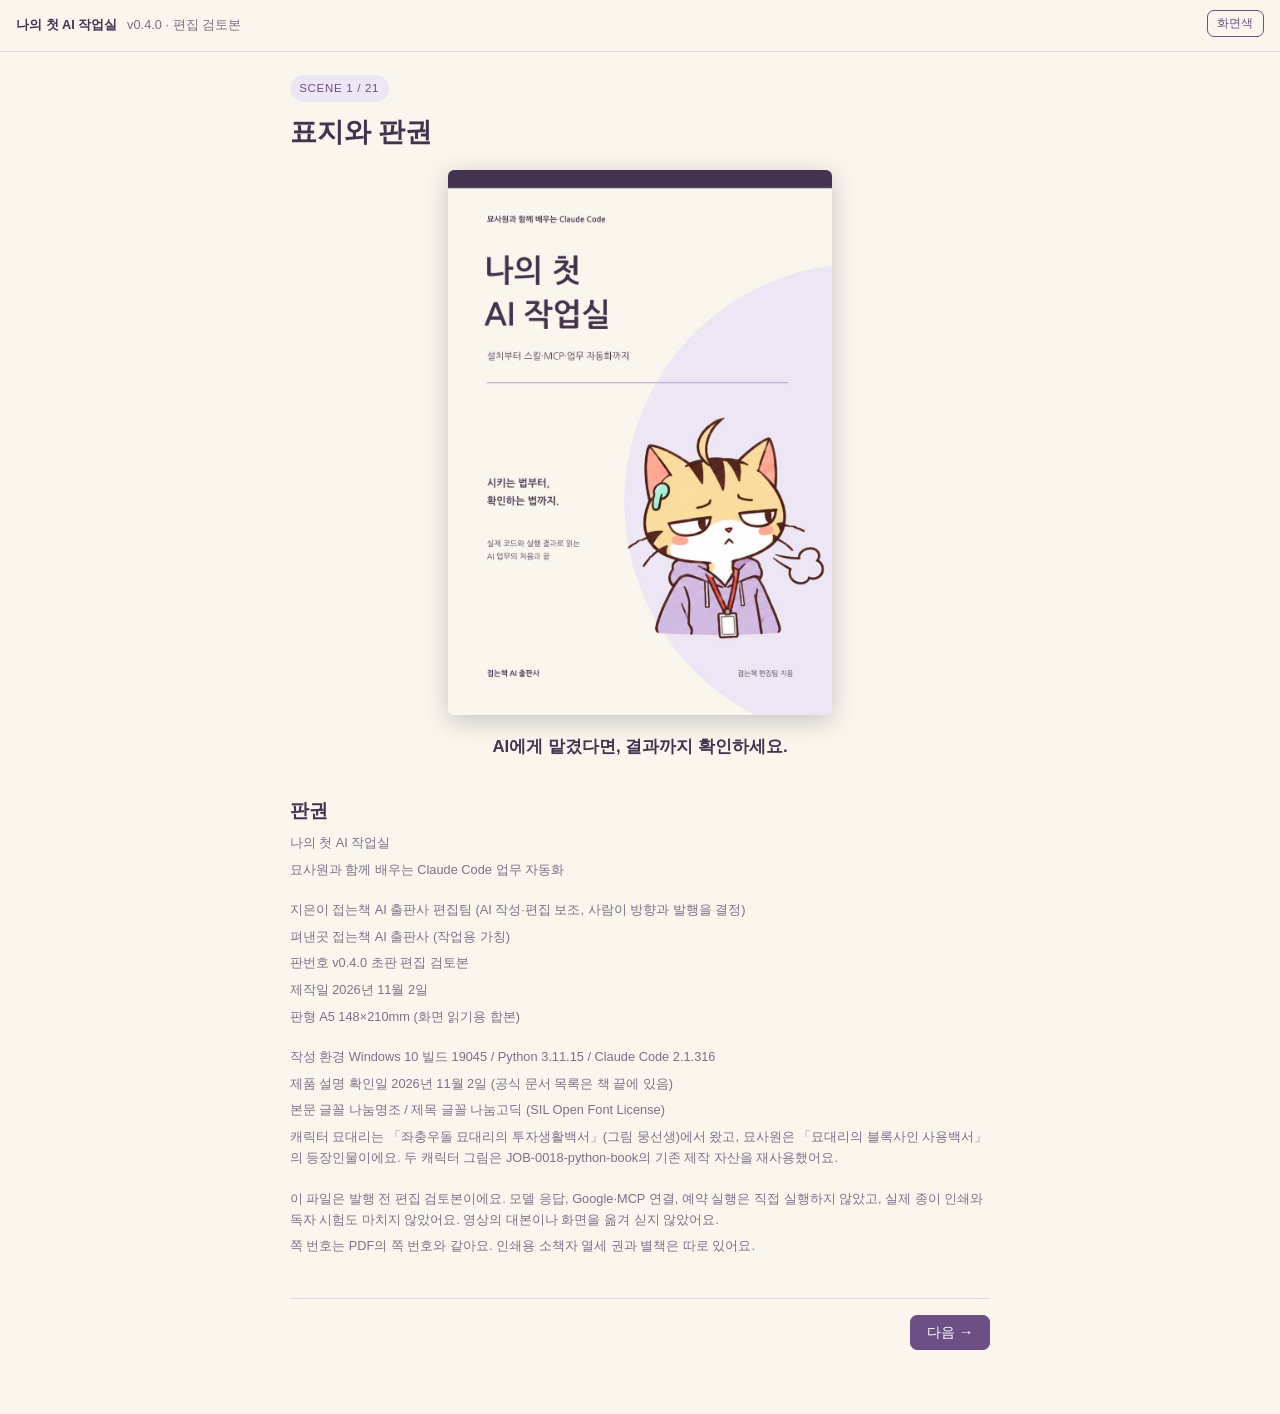
<file: index.html>
<!DOCTYPE html>
<html lang="ko">
<head>
<meta charset="UTF-8">
<meta name="viewport" content="width=device-width, initial-scale=1.0">
<meta name="robots" content="noindex, nofollow">
<meta name="description" content="묘사원과 함께 배우는 Claude Code 업무 자동화. 열세 권과 별책 부록을 한 권으로 읽는 웹북(v0.4.0 편집 검토본).">
<meta property="og:type" content="book">
<meta property="og:title" content="나의 첫 AI 작업실">
<meta property="og:description" content="묘사원과 함께 배우는 Claude Code 업무 자동화. 열세 권과 별책 부록을 한 권으로 읽는 웹북(v0.4.0 편집 검토본).">
<meta property="og:image" content="https://faransae0.github.io/my-first-ai-workroom/assets/images/cover.jpg">
<link rel="icon" type="image/png" href="assets/images/m01.png">
<title>나의 첫 AI 작업실</title>
<link rel="stylesheet" href="styles/style.css">
<script src="scripts/runtime-client.js"></script>
</head>
<body>
<div class="topbar"><span class="brand">나의 첫 AI 작업실</span><span class="ver">v0.4.0 · 편집 검토본</span>
<button type="button" id="theme" class="btn small" aria-label="화면 색 바꾸기">화면색</button></div>
<main class="container">
<section id="scene-1" class="scene active" data-title="표지와 판권">
<span class="badge">SCENE 1 / 21</span>
<h1>표지와 판권</h1>
<div class="cover"><img src="assets/images/cover.jpg" alt="나의 첫 AI 작업실 표지"><p class="lead">AI에게 맡겼다면, 결과까지 확인하세요.</p></div><h2>판권</h2><p class="small">나의 첫 AI 작업실</p><p class="small">묘사원과 함께 배우는 Claude Code 업무 자동화</p><div class="gap"></div><p class="small">지은이  접는책 AI 출판사 편집팀 (AI 작성·편집 보조, 사람이 방향과 발행을 결정)</p><p class="small">펴낸곳  접는책 AI 출판사 (작업용 가칭)</p><p class="small">판번호  v0.4.0 초판 편집 검토본</p><p class="small">제작일  2026년 11월 2일</p><p class="small">판형  A5 148×210mm (화면 읽기용 합본)</p><div class="gap"></div><p class="small">작성 환경  Windows 10 빌드 19045 / Python 3.11.15 / Claude Code 2.1.316</p><p class="small">제품 설명 확인일  2026년 11월 2일 (공식 문서 목록은 책 끝에 있음)</p><p class="small">본문 글꼴  나눔명조 / 제목 글꼴  나눔고딕 (SIL Open Font License)</p><p class="small">캐릭터  묘대리는 「좌충우돌 묘대리의 투자생활백서」(그림 뭉선생)에서 왔고, 묘사원은 「묘대리의 블록사인 사용백서」의 등장인물이에요. 두 캐릭터 그림은 JOB-0018-python-book의 기존 제작 자산을 재사용했어요.</p><div class="gap"></div><p class="small">이 파일은 발행 전 편집 검토본이에요. 모델 응답, Google·MCP 연결, 예약 실행은 직접 실행하지 않았고, 실제 종이 인쇄와 독자 시험도 마치지 않았어요. 영상의 대본이나 화면을 옮겨 싣지 않았어요.</p><p class="small">쪽 번호는 PDF의 쪽 번호와 같아요. 인쇄용 소책자 열세 권과 별책은 따로 있어요.</p>
<nav class="nav-footer"><span></span><button type="button" class="btn" data-scene="scene-2">다음 →</button></nav>
</section>
<section id="scene-2" class="scene" data-title="머리말">
<span class="badge">SCENE 2 / 21</span>
<h1>머리말</h1>
<p>컴퓨터 앞에서 같은 일을 반복하다 보면 누구나 한 번쯤 “이걸 대신 해주면 좋겠다”고 생각해요. AI에게 일을 맡기는 도구는 그 바람을 조금 다른 방식으로 풀어줘요. 사람이 설명한 목적을 읽고 파일을 다루며 필요한 동작을 이어갈 수 있지요. 그런데 처음부터 큰 업무를 맡기면 무엇이 바뀌었는지 확인하기 어려워요. 그래서 이 책은 작은 결과를 만들고 다시 읽는 순서로 설명해요.</p><p>이 책은 작은 출판사의 안내문 한 장에서 시작해요. 문장이 화면에 나오는 것과 파일이 실제로 생기는 것이 어떻게 다른지, 반복되는 절차를 어떻게 남기고 다른 도구와 어떻게 연결하는지, 일을 나눌 때 무엇을 정해야 하는지를 한 가지 이야기로 이어서 따라가요. 명령을 외우기보다 무엇을 읽고 어떤 결과를 남기는지 이해하는 데 집중하면 좋아요.</p><p>안내자는 묘사원이에요. 조금 까칠하지만 설명은 건너뛰지 않아요. 왜 원본을 남기는지, 왜 결과 경로를 정하는지, 왜 저장된 초안과 실제 발송을 구분하는지 옆에서 한 가지씩 짚어줘요. 독자는 선배 묘대리와 함께 문서를 열고 코드를 읽으며 같은 상황을 다른 각도에서 보게 될 거예요.</p><p>이 책은 열세 권의 소책자로 나뉘어 있어요. 한 권은 하나의 장면으로 끝나고, 종이로 접어 묶을 수 있는 인쇄본도 따로 만들었어요. 지금 읽는 파일은 열세 권과 별책 부록을 한 권으로 묶은 화면 읽기용이에요. 쪽 번호는 처음부터 끝까지 이어져요.</p><p>화면과 코드는 출처와 성격을 구분했어요. 수록한 로컬 코드 열세 개는 실제로 실행했고, 실행 기록을 보는 브라우저 화면을 캡처했어요. 그 화면이 Claude Code의 대화 화면은 아니에요. 모델 응답, 계정 연결, 실제 예약 실행은 직접 확인하지 않았기 때문에 확인한 것처럼 꾸미지 않았어요. 제품의 기능 설명은 공식 문서에서 확인한 내용과 적용 조건을 바탕으로 읽어주세요.</p>
<nav class="nav-footer"><button type="button" class="btn secondary" data-scene="scene-1">← 이전</button><button type="button" class="btn" data-scene="scene-3">다음 →</button></nav>
</section>
<section id="scene-3" class="scene" data-title="이 책을 읽는 법">
<span class="badge">SCENE 3 / 21</span>
<h1>이 책을 읽는 법</h1>
<h2>구성</h2><p>본문은 열세 권이에요. 각 권 앞에는 권 번호와 제목을 알리는 속지가 있어요. 열세 권 뒤에는 맺음말과 별책 부록(막혔을 때 다시 펼쳐보는 이야기), 참고한 공식 자료, 찾아보기가 이어져요.</p><h2>한 권의 흐름</h2><p>각 권은 같은 순서로 흘러가요. 묘사원과 묘대리의 장면에서 시작해 원리를 네 개의 절로 설명하고, 이야기로 한 번 더 풀어요. 그다음 같은 원리를 작은 Python 코드로 확인하고, 실행 결과와 화면을 함께 읽어요. 마지막에는 다음 권으로 이어지는 말이 나와요.</p><h2>읽는 순서</h2><p>처음이라면 1권부터 차례로 읽는 편이 좋아요. 앞 권에서 만든 파일과 판단을 뒤 권이 이어서 쓰기 때문이에요. 이미 아는 부분이 있다면 차례에서 필요한 절을 골라 읽어도 돼요. 필요한 용어는 해당 권 안에서 다시 짚어요.</p><h2>준비물</h2><p>파일과 폴더를 다룰 수 있으면 충분해요. 터미널이 낯설어도 1권에서 처음부터 설명해요. 이 책의 로컬 코드는 Windows 10 빌드 19045 / Python 3.11.15 / Claude Code 2.1.316에서 실행했어요. 다른 버전에서는 화면이나 결과가 조금 다를 수 있어요.</p><h2>코드와 화면</h2><p>코드 상자는 실제 코드이고, 그 아래 상자는 실행해서 얻은 결과예요. 화면 그림은 실행 기록을 열어본 로컬 뷰어이고 Claude Code의 대화 화면이 아니에요. 모델이 응답하는 실습과 Google, MCP, 예약 실행은 직접 실행하지 않았어요.</p><h2>등장인물</h2><div class="cast"><div class="cast-card"><img src="assets/images/cast_sawon.png" alt="묘사원"><div><h3>묘사원 <span>후배 · 까칠한 신입 · 작업실 안내자</span></h3><p>여성 고양이. 크림옐로 털, 정수리의 안테나 머리카락, 한쪽 귀의 민트색 이어폰, 라벤더 후드티와 사원증.</p><p>말투는 존댓말인데 늘 날카롭다. 설명은 정확하고, 마지막에는 꼭 도와준다.</p><p class="small">입버릇  “그걸 아직도 손으로 해요?”</p></div></div><div class="cast-card"><img src="assets/images/cast_daeri.png" alt="묘대리"><div><h3>묘대리 <span>선배 · 독자의 대리인 · AI에게 일을 맡겨 보는 쪽</span></h3><p>원작 「좌충우돌 묘대리의 투자생활백서」의 주인공. 황토빛 털, 이마의 굵은 줄무늬 세 개, 큰 흰 주둥이, 흰 셔츠와 빨간 넥타이.</p><p>귀가 얇고 조급하다. 일을 맡기는 데는 빠르지만 결과를 확인하는 데는 서두르는 쪽.</p><p class="small">입버릇  “나만 믿어~”</p></div></div></div><p class="small">고양이는 둘뿐이에요. 키는 묘대리 머리 꼭대기가 묘사원 눈높이예요.</p>
<nav class="nav-footer"><button type="button" class="btn secondary" data-scene="scene-2">← 이전</button><button type="button" class="btn" data-scene="scene-4">다음 →</button></nav>
</section>
<section id="scene-4" class="scene" data-title="차례">
<span class="badge">SCENE 4 / 21</span>
<h1>차례</h1>
<p>아래에서 장면을 골라 이동해요. 쪽 번호 대신 장면과 절로 찾아가요.</p><ol class="toc"><li><a href="#scene-1" data-scene="scene-1">표지와 판권</a></li><li><a href="#scene-2" data-scene="scene-2">머리말</a></li><li><a href="#scene-3" data-scene="scene-3">이 책을 읽는 법</a></li><li><a href="#scene-4" data-scene="scene-4">차례</a></li><li><a href="#scene-5" data-scene="scene-5">제1권 · AI 직원에게 일을 맡긴 첫날</a><ul><li><a href="#scene-5-h1" data-scene="scene-5" data-anchor="scene-5-h1">대화에서 작업으로</a></li><li><a href="#scene-5-h3" data-scene="scene-5" data-anchor="scene-5-h3">내 컴퓨터의 환경 카드</a></li><li><a href="#scene-5-h5" data-scene="scene-5" data-anchor="scene-5-h5">설치와 계정은 다른 단계</a></li><li><a href="#scene-5-h7" data-scene="scene-5" data-anchor="scene-5-h7">작은 연습 폴더</a></li></ul></li><li><a href="#scene-6" data-scene="scene-6">제2권 · 안내문 한 장이 만들어지는 과정</a><ul><li><a href="#scene-6-h1" data-scene="scene-6" data-anchor="scene-6-h1">입력 자료 한 장</a></li><li><a href="#scene-6-h3" data-scene="scene-6" data-anchor="scene-6-h3">산출물의 주소 정하기</a></li><li><a href="#scene-6-h6" data-scene="scene-6" data-anchor="scene-6-h6">변경 전후 비교</a></li><li><a href="#scene-6-h8" data-scene="scene-6" data-anchor="scene-6-h8">끝났다는 증거</a></li></ul></li><li><a href="#scene-7" data-scene="scene-7">제3권 · 시키는 말이 달라지면 일이 달라져요</a><ul><li><a href="#scene-7-h1" data-scene="scene-7" data-anchor="scene-7-h1">행동으로 쓰는 목표</a></li><li><a href="#scene-7-h3" data-scene="scene-7" data-anchor="scene-7-h3">범위를 작게 나누기</a></li><li><a href="#scene-7-h6" data-scene="scene-7" data-anchor="scene-7-h6">출력 형식 합의</a></li><li><a href="#scene-7-h8" data-scene="scene-7" data-anchor="scene-7-h8">종료 조건 만들기</a></li></ul></li><li><a href="#scene-8" data-scene="scene-8">제4권 · 매번 같은 말을 하지 않으려면</a><ul><li><a href="#scene-8-h1" data-scene="scene-8" data-anchor="scene-8-h1">CLAUDE.md의 역할</a></li><li><a href="#scene-8-h3" data-scene="scene-8" data-anchor="scene-8-h3">규칙과 현재 상태</a></li><li><a href="#scene-8-h6" data-scene="scene-8" data-anchor="scene-8-h6">충돌을 드러내기</a></li><li><a href="#scene-8-h8" data-scene="scene-8" data-anchor="scene-8-h8">다음 세션에 넘기기</a></li></ul></li><li><a href="#scene-9" data-scene="scene-9">제5권 · 잘하던 일을 다시 쓰는 방법</a><ul><li><a href="#scene-9-h1" data-scene="scene-9" data-anchor="scene-9-h1">스킬 후보 고르기</a></li><li><a href="#scene-9-h3" data-scene="scene-9" data-anchor="scene-9-h3">작은 SKILL.md</a></li><li><a href="#scene-9-h5" data-scene="scene-9" data-anchor="scene-9-h5">호출과 권한 구분</a></li><li><a href="#scene-9-h7" data-scene="scene-9" data-anchor="scene-9-h7">스킬도 시험하기</a></li></ul></li><li><a href="#scene-10" data-scene="scene-10">제6권 · 틀린 곳을 찾는 것보다 중요한 일</a><ul><li><a href="#scene-10-h1" data-scene="scene-10" data-anchor="scene-10-h1">사실과 문체의 차이</a></li><li><a href="#scene-10-h3" data-scene="scene-10" data-anchor="scene-10-h3">재현 가능한 결함표</a></li><li><a href="#scene-10-h6" data-scene="scene-10" data-anchor="scene-10-h6">한 번에 한 원인</a></li><li><a href="#scene-10-h8" data-scene="scene-10" data-anchor="scene-10-h8">자기 개선의 기록</a></li></ul></li><li><a href="#scene-11" data-scene="scene-11">제7권 · 밖에 있는 자료와 연결하기</a><ul><li><a href="#scene-11-h1" data-scene="scene-11" data-anchor="scene-11-h1">MCP의 경계</a></li><li><a href="#scene-11-h3" data-scene="scene-11" data-anchor="scene-11-h3">서버와 클라이언트</a></li><li><a href="#scene-11-h6" data-scene="scene-11" data-anchor="scene-11-h6">작은 읽기 시험</a></li><li><a href="#scene-11-h8" data-scene="scene-11" data-anchor="scene-11-h8">연결 실패 분류</a></li></ul></li><li><a href="#scene-12" data-scene="scene-12">제8권 · 메일과 문서가 한 흐름으로 이어질 때</a><ul><li><a href="#scene-12-h1" data-scene="scene-12" data-anchor="scene-12-h1">GWS를 읽는 순서</a></li><li><a href="#scene-12-h3" data-scene="scene-12" data-anchor="scene-12-h3">가상 이메일 분류</a></li><li><a href="#scene-12-h5" data-scene="scene-12" data-anchor="scene-12-h5">답장 초안의 사실</a></li><li><a href="#scene-12-h7" data-scene="scene-12" data-anchor="scene-12-h7">문서와 슬라이드의 역할</a></li></ul></li><li><a href="#scene-13" data-scene="scene-13">제9권 · 메모가 쌓일수록 길을 만들어야 해요</a><ul><li><a href="#scene-13-h1" data-scene="scene-13" data-anchor="scene-13-h1">노트와 원본 보존</a></li><li><a href="#scene-13-h3" data-scene="scene-13" data-anchor="scene-13-h3">연결할 이유</a></li><li><a href="#scene-13-h5" data-scene="scene-13" data-anchor="scene-13-h5">태그보다 찾을 질문</a></li><li><a href="#scene-13-h7" data-scene="scene-13" data-anchor="scene-13-h7">지식의 정정</a></li></ul></li><li><a href="#scene-14" data-scene="scene-14">제10권 · 짧게 말하는 것과 잘 맡기는 것</a><ul><li><a href="#scene-14-h1" data-scene="scene-14" data-anchor="scene-14-h1">토큰은 글자 수와 다르다</a></li><li><a href="#scene-14-h3" data-scene="scene-14" data-anchor="scene-14-h3">맥락을 골라 주기</a></li><li><a href="#scene-14-h5" data-scene="scene-14" data-anchor="scene-14-h5">요약 뒤 이어가기</a></li><li><a href="#scene-14-h7" data-scene="scene-14" data-anchor="scene-14-h7">재작업을 줄이는 실험</a></li></ul></li><li><a href="#scene-15" data-scene="scene-15">제11권 · 직함을 나누기 전에 일을 나누어요</a><ul><li><a href="#scene-15-h1" data-scene="scene-15" data-anchor="scene-15-h1">역할과 실행은 다르다</a></li><li><a href="#scene-15-h3" data-scene="scene-15" data-anchor="scene-15-h3">서브에이전트의 계약</a></li><li><a href="#scene-15-h5" data-scene="scene-15" data-anchor="scene-15-h5">팀이 필요한 경우</a></li><li><a href="#scene-15-h7" data-scene="scene-15" data-anchor="scene-15-h7">인계와 충돌</a></li></ul></li><li><a href="#scene-16" data-scene="scene-16">제12권 · 내가 자는 동안에도 일하게 하려면</a><ul><li><a href="#scene-16-h1" data-scene="scene-16" data-anchor="scene-16-h1">무엇이 켜져 있어야 하나</a></li><li><a href="#scene-16-h3" data-scene="scene-16" data-anchor="scene-16-h3">일정 명세</a></li><li><a href="#scene-16-h5" data-scene="scene-16" data-anchor="scene-16-h5">중복과 재시도</a></li><li><a href="#scene-16-h7" data-scene="scene-16" data-anchor="scene-16-h7">중단할 수 있는 자동화</a></li></ul></li><li><a href="#scene-17" data-scene="scene-17">제13권 · 한 권의 결과로 묶는 날</a><ul><li><a href="#scene-17-h1" data-scene="scene-17" data-anchor="scene-17-h1">발행인의 회의</a></li><li><a href="#scene-17-h3" data-scene="scene-17" data-anchor="scene-17-h3">한 원천과 두 판형</a></li><li><a href="#scene-17-h6" data-scene="scene-17" data-anchor="scene-17-h6">판과 정오표</a></li><li><a href="#scene-17-h8" data-scene="scene-17" data-anchor="scene-17-h8">완료를 판단하는 마지막 장</a></li></ul></li><li><a href="#scene-18" data-scene="scene-18">맺음말</a></li><li><a href="#scene-19" data-scene="scene-19">별책 부록 · 막혔을 때 다시 펼쳐보는 이야기</a><ul></ul></li><li><a href="#scene-20" data-scene="scene-20">참고한 공식 자료</a></li><li><a href="#scene-21" data-scene="scene-21">찾아보기</a></li></ol>
<nav class="nav-footer"><button type="button" class="btn secondary" data-scene="scene-3">← 이전</button><button type="button" class="btn" data-scene="scene-5">다음 →</button></nav>
</section>
<section id="scene-5" class="scene" data-title="제1권 · AI 직원에게 일을 맡긴 첫날">
<span class="badge">SCENE 5 / 21</span>
<h1>제1권 · AI 직원에게 일을 맡긴 첫날</h1>
<div class="scene-card"><img class="daeri" src="assets/images/cast_daeri.png" alt="묘대리" width="84"><p>“안내문 하나만 만들어주세요.” 묘대리는 그렇게 말하고 의자에 기대었어요. 잠시 뒤 화면에는 보기 좋은 문장이 나타났지요. 이제 끝났다고 생각했는데, 막상 공유할 파일을 찾으려니 아무것도 보이지 않았어요. 묘사원은 화면을 한 번 보고 말했어요. “선배, 문장이 나온 거랑 파일이 생긴 건 달라요.”</p></div>
<p>Claude Code를 처음 만날 때 낯선 것은 명령어만이 아니에요. 대화를 나누다가 프로그램이 파일을 읽고, 문서를 고치고, 명령을 실행한다는 점이 더 큰 변화예요. 채팅창에서 답을 읽을 때는 문장만 살펴봐도 됐지만, 실제 업무를 맡길 때는 어느 폴더를 읽고 어디에 결과를 쓰는지 알아야 해요. 같은 말을 했는데 다른 파일을 고쳤다면 의도한 작업이 아니니까요.</p>
<p>이 책에서는 작은 독서 모임의 안내문을 만들며 그 차이를 알아볼 거예요. 어려운 서비스를 한꺼번에 연결하기보다, 원본 자료 하나와 초안 하나를 놓고 시작해요. 어떤 자료를 줘야 하는지, 어떤 문장을 입력하는지, 결과는 어디에서 확인하는지 순서대로 살펴보면 긴 명령어를 외우지 않아도 작업의 구조가 보이기 시작해요.</p>
<p>묘사원은 앞서 있던 파일을 곧바로 덮어쓰지 않아요. 먼저 연습용 폴더를 만들고 그 안에서 문서를 다뤄요. 폴더를 따로 두면 실패해도 무엇을 바꿨는지 찾기 쉽고, 원본과 결과를 나란히 읽을 수 있거든요. 첫날의 목표는 거창한 자동화가 아니라, 내가 요청한 결과가 실제 파일로 남았다는 사실을 확인하는 데 있어요.</p>
<h2 id="scene-5-h1" class="lesson">대화에서 작업으로</h2>
<p>AI가 제안한 문장과 디스크에 저장된 파일은 서로 다른 결과예요. 이 책은 작은 출판사를 연습 사례로 삼아요. 요청, 초안, 검증, 결정의 네 칸을 구분하면 어디까지 수행됐는지 확인하기 쉬워요. Claude Code는 파일을 읽고 수정하거나 명령을 실행할 수 있으므로 작업 경로도 결과의 일부로 기록해요.</p>
<p>업무를 맡길 때 가장 먼저 정할 것은 AI의 직함보다 작업의 끝이에요.</p>
<p>안내문을 예로 들면 문장을 제안하는 단계, 파일을 저장하는 단계, 원본과 비교하는 단계, 외부에 게시하는 단계가 있어요. 같은 “작성”이라는 말로 이 네 단계를 묶으면 결과를 확인하기 어려워요. 이 책에서는 각 단계에 입력과 산출물의 경로를 붙이에요. 독자는 무엇을 만들었는지뿐 아니라 어느 파일을 열어 확인할 수 있는지도 알게 돼요.</p>
<p>요청과 초안, 검토와 결정은 서로 다른 일을 맡고 있어요. 초안은 내용을 만들고, 검토는 그 내용이 기준에 맞는지 살펴봐요. 공개 여부를 정하는 결정까지 구분하면 지금 어떤 결과를 받았는지 이해하기 쉬워요.</p>
<blockquote class="prompt"><span class="label">AI에게 이렇게 요청해요</span>오늘은 소개문 초안까지만 만든다. 외부 발행은 하지 않는다. 먼저 필요한 입력과 예상 산출물을 알려줘.</blockquote>
<p>안내문 작성 완료라는 보고는 받았지만 저장된 파일이 없어요. 내용을 제시했는지, 파일을 저장했는지, 저장된 경로가 무엇인지 나눠 물어야 해요. 대화에서 보인 문장만으로 디스크 저장을 확인할 수 없어요.</p>
<h2 id="scene-5-h2">처음 보는 터미널을 천천히 읽어요</h2>
<p>묘대리가 가장 먼저 멈춘 곳은 설치 버튼이 아니라 검은 창이었어요. 파일을 두 번 누르는 일에는 익숙했지만, 글자를 입력해서 프로그램을 실행하는 모습은 낯설었지요. 묘사원은 명령을 바로 붙여 넣지 않고 창의 맨 아래를 가리켰어요. “여기는 컴퓨터가 지금 어디에 있는지 보여주는 자리예요.”</p>
<p>터미널은 명령을 입력하고 결과를 읽는 창이에요. PowerShell은 그 창 안에서 명령을 해석하는 프로그램이고요. 두 말을 같은 뜻으로 쓰는 경우도 있지만, 처음에는 창과 그 안에서 일하는 해석기를 구분하면 좋아요. 이 책에 나오는 명령은 Windows의 PowerShell을 기준으로 설명해요. 다른 셸에서 비슷하게 보이는 창을 열었다고 같은 문법이 모두 통하는 것은 아니에요.</p>
<p>명령을 넣을 자리는 보통 현재 경로 뒤에 나타나요. 예를 들어 화면에 PS C:\work\ai-book-lab&gt;라고 보인다면 PS는 PowerShell임을 알려주는 표시이고, 가운데 경로는 현재 작업하는 폴더예요. 마지막 &gt; 뒤가 입력할 자리이지요. 책의 코드에 명령만 적혀 있다면 앞의 PS와 경로까지 따라 입력할 필요는 없어요. 화면의 안내 표시와 내가 입력할 내용을 나누어 읽는 것이 첫걸음이에요.</p>
<figure class="codeblock"><figcaption><span>코드</span><button type="button" class="copy" aria-label="코드 복사">복사</button></figcaption><pre><code>Get-Location</code></pre></figure>
<p>Get-Location은 현재 위치를 확인하는 명령이에요. 실행하면 경로가 표시돼요. 이 명령은 파일을 만들거나 문서 내용을 고치지 않아요. 처음 명령을 입력할 때는 이렇게 결과를 읽기만 하는 작은 동작으로 창에 익숙해져도 좋아요. 명령을 입력한 뒤 Enter를 누르면 프로그램이 실행되고, 끝나면 다음 명령을 넣을 자리가 다시 나타나요.</p>
<p>파일 탐색기에서 폴더를 연 것과 터미널의 현재 위치는 자동으로 같아지는 것이 아니에요. 탐색기는 안내문 폴더를 보여주는데 터미널은 다른 경로에서 실행될 수도 있어요. 그래서 “분명 여기 있었는데”라는 상황이 생기면 먼저 두 경로를 비교해요. 파일이 사라진 것이 아니라 서로 다른 폴더를 보고 있을 가능성도 있거든요.</p>
<figure class="codeblock"><figcaption><span>코드</span><button type="button" class="copy" aria-label="코드 복사">복사</button></figcaption><pre><code>Get-ChildItem</code></pre></figure>
<p>Get-ChildItem은 현재 위치의 항목을 보여줘요. 폴더와 파일 이름, 크기나 시각 같은 정보를 읽을 수 있어요. 목록이 길어도 처음부터 모든 열을 이해할 필요는 없어요. 내가 예상한 input과 draft 폴더가 있는지, 읽으려는 event.md가 어느 폴더에 있는지부터 확인하면 돼요. 목록을 확인하는 습관은 AI에게 파일을 읽어달라고 요청하기 전에도 도움이 돼요.</p>
<h2 id="scene-5-h3" class="lesson">내 컴퓨터의 환경 카드</h2>
<p>다른 컴퓨터에서 같은 명령이 동작하려면 환경 차이를 먼저 알아야 해요. 운영체제 이름만으로는 셸과 앱 버전을 알 수 없어요. 이 판의 제작 확인 환경은 Windows 10 빌드 19045, PowerShell 5.1, Claude Code 2.1.316이에요. 독자의 값은 달라도 되지만 실제 값을 적어야 해요.</p>
<p>환경 기록은 오류가 생겼을 때 비교할 기준이에요.</p>
<p>Windows 버전과 PowerShell 버전, Claude Code 버전은 서로 다른 제품의 값이에요. 하나를 확인했다고 나머지까지 확인된 것은 아니에요. 특히 인터넷의 예전 명령을 가져왔을 때는 현재 프로그램의 도움말과 비교해야 해요. 명령이 인식되지 않는 경우에는 철자, 설치 여부, 새 터미널에서의 PATH 반영을 순서대로 살펴봐요. 오류를 없애려고 작업 폴더 전체를 바꿀 필요는 없어요.</p>
<p>먼저 PowerShell에서 $PSVersionTable.PSVersion을 확인해요. 그다음 claude --version을 실행해요. 마지막으로 명령이 없으면 설치 전 상태라고 적고 다음 절의 안내를 확인해요.</p>
<figure class="codeblock"><figcaption><span>코드</span><button type="button" class="copy" aria-label="코드 복사">복사</button></figcaption><pre><code>claude --version</code></pre></figure>
<p>실행 파일의 버전은 확인됐지만 설치 기록과 계정 인증 상태는 서로 달라요. 성공하면 출력된 버전 문자열을 그대로 기록해요. 명령을 찾지 못했다면 버전을 추측하지 않고 미설치 또는 PATH 확인 필요라고 적어요.</p>
<aside class="speech"><img src="assets/images/m02.png" alt="묘사원" width="60"><div><strong>묘사원</strong><p>이 책의 버전을 자신의 설치 버전으로 복사하지 않아요.</p></div></aside>
<h2 id="scene-5-h4">경로를 주소처럼 읽으면 쉬워져요</h2>
<p>경로는 파일이 있는 곳을 가리키는 주소예요. C:\work\ai-book-lab\input\event.md는 드라이브부터 파일까지 이어진 전체 주소이고, input\event.md는 현재 폴더에서 출발하는 짧은 주소예요. 긴 주소를 절대 경로, 현재 위치를 기준으로 읽는 주소를 상대 경로라고 불러요. 이름을 외우기보다 출발점이 들어 있는지 생각하면 이해하기 쉬워요.</p>
<p>상대 경로가 짧아서 편리한 대신 출발점이 달라지면 다른 대상을 가리켜요. 예를 들어 ai-book-lab에서 input\event.md를 읽으면 그 폴더 아래의 자료를 찾지만, 이미 input 안으로 들어간 상태라면 input이라는 하위 폴더를 다시 찾게 돼요. 같은 문자열을 입력했는데 파일을 못 찾는 이유가 될 수 있지요. 이런 때는 명령을 여러 번 바꾸기보다 현재 위치를 먼저 읽어보세요.</p>
<figure class="codeblock"><figcaption><span>코드</span><button type="button" class="copy" aria-label="코드 복사">복사</button></figcaption><pre><code>Set-Location -LiteralPath &#x27;C:\work\ai-book-lab&#x27;</code></pre></figure>
<p>위 경로는 설명용 예시예요. 독자의 컴퓨터에 실제로 있는 폴더 경로로 바꾸어야 해요. Set-Location은 작업 위치를 옮겨요. -LiteralPath는 전달한 경로를 그대로 해석하도록 지정하는 매개변수예요. 공백이 들어간 경로는 작은따옴표로 감싸면 하나의 값으로 전달하기 편해요. 경로를 바꾸었다면 Get-Location으로 한 번 더 읽어보면 돼요.</p>
<p>이 책은 작업 폴더를 옮긴다는 말과 파일을 옮긴다는 말을 구분해요. Set-Location으로 위치를 바꾸어도 파일 자체가 다른 폴더로 이동하는 것은 아니에요. 어디를 기준으로 다음 명령을 실행할지 바뀌는 것이지요. “폴더를 바꾼다”는 짧은 표현이 혼동되면 무엇이 실제로 달라지는지 다시 나누어 읽어보세요.</p>
<h2 id="scene-5-h5" class="lesson">설치와 계정은 다른 단계</h2>
<p>설치는 실행 파일을 준비하는 과정이고 인증은 서비스 이용 권한을 확인하는 과정이에요. 공식 안내의 현재 Windows 설치 방법을 확인한 뒤 진행해요. 설치가 끝났어도 계정이나 조직 정책 때문에 모델 사용이 제한될 수 있어요. 이 교재는 특정 요금이나 무료 이용을 보장하지 않아요.</p>
<p>설치 안내에서 복사한 명령은 해당 셸에 맞아야 해요.</p>
<p>PowerShell용 문장을 CMD에 그대로 넣으면 같은 컴퓨터에서도 동작이 달라져요. 설치가 끝난 뒤 새 터미널을 열라는 안내는 실행 파일을 찾는 환경이 갱신되는 시점을 고려한 것이에요. 설치와 로그인, 서비스 이용 가능 여부를 별도 단계로 확인하면 한 번 성공한 설치를 불필요하게 되풀이하지 않을 수 있어요. 조직 계정은 개인 계정과 정책이 다를 수 있으므로 자신의 접근 조건을 기록해요.</p>
<p>먼저 공식 설치 문서의 Windows 항목을 확인해요. 그다음 설치 방법 하나를 선택하고 새 터미널에서 버전을 확인해요. 마지막으로 claude를 시작해 인증 안내를 읽어요. 화면과 계정 정보는 공개 기록에서 제외해요.</p>
<figure class="codeblock"><figcaption><span>코드</span><button type="button" class="copy" aria-label="코드 복사">복사</button></figcaption><pre><code>winget install Anthropic.ClaudeCode</code></pre></figure>
<p>설치와 버전 확인은 끝났지만 로그인 단계에서 멈췄습니다. 실행 파일은 준비됐지만 서비스 인증이 끝나지 않은 상태예요. 계정 접근 조건과 조직 안내를 확인해요. 같은 설치 명령을 반복할 근거는 아직 없어요.</p>
<h2 id="scene-5-h6">버전 번호가 알려주는 것</h2>
<figure class="codeblock"><figcaption><span>코드</span><button type="button" class="copy" aria-label="코드 복사">복사</button></figcaption><pre><code>claude --version</code></pre></figure>
<p>claude는 실행할 프로그램의 이름이고 --version은 버전을 보여달라는 옵션이에요. 두 부분 사이에는 공백이 들어가요. 하이픈 두 개와 version의 철자도 그대로 입력해야 해요. 이 명령은 모델에게 질문을 보내는 요청이 아니라 설치된 프로그램의 버전을 읽는 명령이에요.</p>
<p>이 책의 제작 환경에서는 2.1.316 (Claude Code)라는 문자열을 확인했어요. 독자의 화면에 다른 번호가 나오는 것은 그 자체로 오류가 아니에요. 프로그램은 바뀔 수 있고 같은 문서라도 확인한 시점이 다를 수 있어요. 중요한 것은 번호를 책에 맞추어 적는 것이 아니라 실제 값을 알고 있는 것이에요. 나중에 옵션이 다르거나 화면 구성이 달라졌을 때 비교할 수 있거든요.</p>
<figure class="codeblock"><figcaption><span>코드</span><button type="button" class="copy" aria-label="코드 복사">복사</button></figcaption><pre><code>2.1.316 (Claude Code)</code></pre></figure>
<p>“claude를 찾을 수 없다”는 메시지는 모델이 답하지 못했다는 뜻이 아니에요. PowerShell이 실행할 프로그램을 찾는 단계에서 멈춘 것이에요. 설치가 끝나지 않았거나, 설치 위치가 현재 터미널의 검색 경로에 반영되지 않았을 수 있어요. 철자를 확인하고 새 터미널에서 다시 버전을 읽어본 뒤 공식 설치 안내를 확인해요. 정확한 오류를 읽기 전에 API나 프롬프트부터 고칠 필요는 없어요.</p>
<p>반대로 버전이 표시됐다고 로그인과 서비스 이용까지 끝난 것은 아니에요. 실행 파일을 찾았다는 사실과 계정 인증이 끝났다는 사실은 달라요. 설치, 버전 확인, 프로그램 시작, 인증을 나누어 생각하면 어디에서 막혔는지 찾기 쉬워져요. 묘사원이 한 단계씩 멈춰 확인하는 이유가 여기에 있어요.</p>
<h2 id="scene-5-h7" class="lesson">작은 연습 폴더</h2>
<p>연습 파일을 실제 업무 폴더와 분리하면 결과를 비교하기 쉬워요. 폴더 이름은 ai-book-lab으로 정해요. input은 제공 자료, draft는 초안, review는 검수 기록을 담아요. 경로를 먼저 확인하는 습관은 잘못된 위치에 만든 파일을 찾아 헤매는 시간을 줄여요.</p>
<p>연습 폴더는 파일의 수보다 경계를 설명할 수 있는지가 중요해요.</p>
<p>input에는 제공받은 자료를 두고 draft에는 결과 초안을 둬요. review에는 비교 결과를 남겨요. 이 구조에서는 원본을 읽는 행동과 초안을 쓰는 행동을 문장으로 구분할 수 있어요. 폴더를 만들기 전에 현재 경로를 확인하고, 만든 뒤에는 다시 목록을 읽어요. 이름이 비슷한 다른 폴더를 열었다면 이후의 모든 결과가 다른 위치에 생길 수 있기 때문이에요.</p>
<p>먼저 새 빈 폴더 ai-book-lab을 만들어요. 그다음 그 안에 input, draft, review 하위 폴더를 만들어요. 마지막으로 터미널의 현재 위치를 확인하고 빈 폴더 목록을 기록해요.</p>
<blockquote class="prompt"><span class="label">AI에게 이렇게 요청해요</span>현재 폴더의 경로와 하위 폴더 목록만 확인해줘. 파일은 만들거나 수정하지 마.</blockquote>
<p>작업을 시작한 위치가 문서가 많은 바탕화면 폴더예요. 새 연습 폴더를 만들고 그 경로로 이동해요. 입력과 결과를 제한된 공간 안에서 구분할 수 있어야 원본 변경 여부를 확인하기 쉬워요.</p>
<aside class="speech"><img src="assets/images/m04.png" alt="묘사원" width="60"><div><strong>묘사원</strong><p>폴더 이름을 아는 것과 현재 작업 위치가 그 폴더인 것은 달라요.</p></div></aside>
<h2 id="scene-5-h8">도움말은 지금 설치된 프로그램의 설명서예요</h2>
<figure class="codeblock"><figcaption><span>코드</span><button type="button" class="copy" aria-label="코드 복사">복사</button></figcaption><pre><code>claude --help</code></pre></figure>
<p>--help는 사용 가능한 명령과 옵션을 읽는 출발점이에요. 화면에 많은 줄이 나타나더라도 처음에는 구조만 보면 돼요. Usage에는 실행 모양이, Options에는 선택할 수 있는 옵션이, Commands에는 하위 명령이 나오는 식이에요. 설명서의 대괄호는 선택 가능한 부분을 뜻하는 표기로 쓰이므로, 대괄호 자체를 명령에 모두 입력하라는 뜻으로 읽지 않도록 주의해요.</p>
<p>설치한 버전의 도움말에서 확인한 것과 인터넷 게시물의 설명이 다를 때는 먼저 시점과 버전을 비교해요. 프로그램이 바뀌면서 이름이나 지원 방식이 달라질 수 있어요. 이 책도 특정 화면을 영원히 같은 것으로 약속하지 않아요. 정확한 이름은 원문으로 남기고, 그 기능이 어떤 일을 하는지 문장으로 풀어 설명하는 이유예요.</p>
<p>claude --help와 claude mcp --help는 같은 범위의 도움말이 아니에요. 첫 번째는 프로그램 전체를 살펴보고, 두 번째는 MCP 관련 하위 명령을 살펴봐요. 큰 메뉴에서 작은 메뉴로 들어가는 것과 비슷해요. 아직 연결을 만들지 않았어도 도움말은 읽을 수 있으므로, 기능을 실행하는 일과 사용법을 확인하는 일을 나누어 볼 수 있어요.</p>
<figure class="codeblock"><figcaption><span>코드</span><button type="button" class="copy" aria-label="코드 복사">복사</button></figcaption><pre><code>claude mcp --help</code></pre></figure>
<p>묘대리는 긴 도움말을 보자 전부 외워야 하는지 물었어요. 묘사원은 창을 닫지 않았어요. “필요할 때 다시 읽을 수 있으면 돼요. 지금은 실행할 이름과 확인할 결과를 구분하는 게 먼저예요.” 실제로 업무를 시작하는 데 필요한 명령은 많지 않아요. 지금 어디인지 확인하고, 프로그램을 찾을 수 있는지 확인하고, 필요한 기능의 도움말을 읽는 것부터 익숙해지면 돼요.</p>
<h2 id="scene-5-h9">첫 세션에서는 폴더부터 설명해요</h2>
<p>연습 폴더로 이동한 뒤 claude를 시작하면 프로그램은 계정이나 작업 공간에 관한 안내를 보여줄 수 있어요. 그 화면의 의미를 읽고 자신의 환경에 맞게 진행해야 해요. 이 책은 인증 정보를 대신 입력하거나 계정별 접근 조건을 같다고 가정하지 않아요. 인증이 필요한 화면에서 멈췄다면 아직 첫 작업을 실행한 상태가 아니라는 점만 구분해두면 돼요.</p>
<p>첫 요청은 결과물을 크게 만들기보다 현재 폴더를 설명하는 문장으로 시작할 수 있어요. “현재 폴더의 경로와 파일 목록을 확인하고 어떤 자료가 있는지 알려줘. 아직 수정하지 마.”처럼 읽을 대상과 멈출 지점을 함께 적는 것이지요. 반환된 설명을 내가 연 폴더와 비교하면 같은 작업 공간을 보고 있는지 확인할 수 있어요.</p>
<p>이때 모델이 말한 내용을 그대로 믿는 대신 실제 파일 탐색기나 목록과 대조해보세요. 예상하지 않은 파일 이름이 나오면 다른 위치를 보고 있거나 설명에 추정이 섞였을 수 있어요. 첫 대화에서 확인한 작은 불일치를 바로잡는 편이 나중에 여러 파일을 만든 뒤 정리하는 것보다 쉬워요.</p>
<p>처음부터 완벽한 요청을 쓸 필요는 없어요. 한 번에 한 가지 일을 맡기고 결과를 읽으며 다음 문장을 덧붙이면 돼요. 다만 “지금은 읽기만 한다”와 “이제 초안을 저장한다”는 경계는 분명히 해두는 편이 좋아요. 어떤 말이 실제 행동을 바꾸는지 느끼기 시작하면 터미널도 검은 창이 아니라 일을 주고받는 자리로 보이게 될 거예요.</p>
<h2 id="scene-5-h10">처음부터 원래 업무 폴더를 열지 않은 이유</h2>
<p>첫날 묘대리는 평소 사용하던 문서 폴더를 열려고 했어요. 지난 보고서와 사진, 거래처 자료가 한곳에 있었지요. 묘사원은 새 폴더에서 시작하자고 했어요. 자료가 많으면 AI가 더 잘 이해할 것 같지만 지금의 첫 작업에는 대부분 필요하지 않았거든요.</p>
<p>새 폴더에는 행사 자료 한 장만 넣었어요. 이 상태에서는 목록을 읽었을 때 어떤 이름이 나와야 하는지 사람이 알고 있어요. 예상하지 못한 파일이 나타나면 다른 경로를 보고 있다는 사실을 곧바로 알아차릴 수 있지요. 작게 시작하는 것은 실패의 영향을 줄이는 것뿐 아니라 결과를 이해하기 쉽게 만드는 일이에요.</p>
<p>묘대리는 폴더 이름을 바꾸어도 괜찮은지 물었어요. 이름 자체는 무엇이든 정할 수 있지만 요청과 파일 경로를 함께 맞추어야 해요. 책에서 ai-book-lab이라고 쓴 것은 설명을 일관되게 하기 위한 이름이에요. 실제로 없는 이름을 그대로 입력하면 해당 폴더가 자동으로 준비되는 것은 아니에요.</p>
<p>프로그램을 시작한 뒤에는 지금의 폴더를 읽기만 하도록 요청했어요. 파일을 만들라는 말은 아직 하지 않았지요. 반환된 목록을 실제 목록과 비교하고 같은 공간을 보고 있다는 것을 확인한 다음에 초안을 부탁했어요. 처음부터 많은 명령을 알아야 가능한 과정은 아니에요.</p>
<p>한 단계를 확인한 뒤 다음으로 넘어가면 대화도 쉬워져요. “왜 안 되죠?”라는 막연한 질문 대신 “현재 위치는 맞고 원본도 읽었는데 결과 파일을 못 찾겠어요”라고 말할 수 있어요. 어디까지 성공했는지 알고 있다는 사실이 다음 판단의 출발점이 돼요.</p>
<h2 id="scene-5-h11">코드로 살펴보는 같은 원리</h2>
<p>여기서는 앞의 원리를 작은 Python 프로그램으로 옮겨 보았어요. Claude Code 모델을 호출하는 코드는 아니고, 파일을 만들고 읽거나 자료를 비교하는 과정을 눈으로 확인하기 위한 보조 예제예요. 전체 파일과 실행 결과를 나란히 읽으면 자연어 요청과 정해진 프로그램의 역할이 어떻게 다른지 이해하는 데 도움이 돼요.</p>
<figure class="codeblock"><figcaption><span>코드</span><button type="button" class="copy" aria-label="코드 복사">복사</button></figcaption><pre><code>from pathlib import Path
import platform
import sys

root = Path(&quot;run&quot;) / &quot;01-environment&quot;
root.mkdir(parents=True, exist_ok=True)
info = {
    &quot;python&quot;: sys.version.split()[0],
    &quot;system&quot;: platform.system(),
    &quot;workspace&quot;: root.as_posix(),
}
for key, value in info.items():
    print(f&quot;{key}: {value}&quot;)
</code></pre></figure>
<p>코드의 첫 줄은 Path를 가져와요. Path는 경로를 문자열처럼 길게 이어 붙이는 대신 파일과 폴더의 관계로 표현하게 도와줘요. root = Path(&quot;run&quot;) / &quot;01-environment&quot;에서 /는 이 코드 안에서 경로를 잇는 뜻으로 사용돼요. run 아래의 01-environment라는 위치를 나타내는 것이지요.</p>
<p>경로를 표현했다고 그 폴더가 실제로 생긴 것은 아니에요. 다음 줄의 mkdir가 폴더를 만드는 동작이에요. parents=True는 필요한 상위 폴더도 만들도록 하고 exist_ok=True는 이미 있는 폴더를 허용해요. 같은 예제를 다시 실행했을 때 폴더가 있다는 이유만으로 멈추지 않게 한 것이에요.</p>
<p>platform.system()은 현재 운영체제 종류를 읽어요. sys.version에는 Python 버전에 관한 문자열이 들어 있고 split()[0]은 공백으로 나뉜 첫 부분을 선택해요. 이 값은 Claude Code의 버전이 아니라 지금 이 Python 파일을 실행하는 프로그램의 버전이에요. 서로 다른 버전을 섞어 기록하지 않는 것이 중요해요.</p>
<p>info는 이름과 값을 묶은 사전이에요. python, system, workspace라는 이름을 붙이면 출력만 읽어도 각 값이 무엇을 뜻하는지 알 수 있어요. 값을 한 줄에 이어 붙이기보다 이름을 같이 보여주는 것은 나중에 기록을 다시 볼 때 도움이 돼요.</p>
<p>마지막 반복문은 사전의 항목을 하나씩 읽고 화면에 출력해요. f로 시작하는 문자열 안의 중괄호에는 실제 값이 들어가요. 실행 결과의 Python 번호와 Windows라는 이름은 여기서 읽어온 값이에요. workspace는 결과 폴더를 가리키는 상대 경로이므로 다른 컴퓨터의 절대 주소로 오해하지 않아요.</p>
<p>이 프로그램이 확인하는 것은 로컬 Python 실행 환경과 경로 준비예요. Claude Code의 로그인이나 모델 응답을 확인하지는 않아요. 같은 화면에 여러 버전이 나올 때 어떤 프로그램에서 읽은 값인지 나누어 보는 습관을 보여주는 작은 예제예요.</p>
<p>이 파일은 Python 3.11에서 실제로 실행했어요. 결과는 다음과 같아요. 긴 출력값은 판면에 맞춰 이어서 읽을 수 있게 표시했으며 원본 출력 파일도 함께 보존했어요.</p>
<figure class="codeblock result"><figcaption><span>실행 결과</span></figcaption><pre><code>python: 3.11.15
system: Windows
workspace: run/01-environment
</code></pre></figure>
<figure class="shot"><img src="assets/images/screen01.png" alt="코드와 실행 결과를 열어본 로컬 뷰어 화면"><figcaption>그림 1-1  실제 코드·출력 기록을 열어본 로컬 뷰어 화면. Claude Code 대화창이 아닙니다.</figcaption></figure>
<aside class="speech"><img src="assets/images/m01.png" alt="묘사원" width="60"><div><strong>묘사원</strong><p>선배, “알아서”에는 저장 경로가 없어요. 어디에 만들지부터 정하죠.</p></div></aside>
<p>이제 다음 권의 이야기는 안내문 한 장이 만들어지는 과정로 이어져요. 지금까지 남긴 파일과 판단이 다음 단계에서 어떤 역할을 하는지 계속 살펴볼 거예요.</p>
<nav class="nav-footer"><button type="button" class="btn secondary" data-scene="scene-4">← 이전</button><button type="button" class="btn" data-scene="scene-6">다음 →</button></nav>
</section>
<section id="scene-6" class="scene" data-title="제2권 · 안내문 한 장이 만들어지는 과정">
<span class="badge">SCENE 6 / 21</span>
<h1>제2권 · 안내문 한 장이 만들어지는 과정</h1>
<div class="scene-card"><img class="daeri flip" src="assets/images/cast_daeri.png" alt="묘대리" width="84"><p>묘대리는 이번에는 행사 자료를 먼저 건넸어요. 날짜와 장소, 준비물은 적혀 있었지만 참가비 칸은 비어 있었지요. “빈칸은 알아서 채워주겠죠?” 묘사원은 고개를 저었어요. “모르는 건 모른다고 써야죠. 자연스럽게 지어내면 나중에 더 힘들어요.”</p></div>
<p>AI에게 자료를 준다는 것은 질문 끝에 긴 문서를 붙이는 일만 뜻하지 않아요. 어떤 문서를 사실의 기준으로 삼을지 정해주는 일이에요. 원본이 하나라면 초안의 날짜가 맞는지 확인하기 쉽지만, 서로 다른 버전의 자료가 섞여 있으면 어느 값을 따라야 하는지 모호해져요. 그래서 파일 이름과 역할을 먼저 설명해두는 편이 좋아요.</p>
<p>이 장에서는 input에 있는 행사 자료를 읽고 draft에 안내문을 만드는 순서를 따라가요. 저장이 끝난 뒤에는 파일을 다시 열어 읽어요. 화면에서 좋은 답을 봤다는 기억만으로는 저장된 내용까지 같다고 할 수 없기 때문이에요. 이렇게 한 번 읽고, 쓰고, 다시 읽는 과정이 익숙해지면 나중에 문서가 여러 장이 되어도 같은 원리로 확인할 수 있어요.</p>
<h2 id="scene-6-h1" class="lesson">입력 자료 한 장</h2>
<p>입력이 없으면 AI가 빈칸을 추측할 수 있어요. 연습 모임은 11월 7일 오후 2시, 작은도서관에서 열리며 준비물은 필기구예요. 이것은 실제 행사 정보가 아닌 교재용 가상 자료예요. 참가비는 알려지지 않았어요. 모르는 값은 빈칸으로 유지하는 연습을 해요.</p>
<p>자료를 제공할 때는 사실과 비어 있는 항목을 함께 적어요.</p>
<p>참가비가 없다는 말은 무료라는 뜻이 아니에요. 값이 전달되지 않았다는 뜻일 수 있어요. 따라서 원본에는 “확인 필요”라는 상태를 남기고 초안에도 그 상태가 이어지게 해요. 이 원칙을 지키면 초안을 읽는 사람이 무엇을 더 알아봐야 하는지 알 수 있어요. 날짜와 장소처럼 확정한 값은 원문과 비교할 수 있도록 한 곳에 모아둬요.</p>
<p>먼저 input/event.md에 가상 날짜·시간·장소·준비물을 적어요. 그다음 참가비는 확인 필요라고 적어요. 마지막으로 파일을 다시 열어 저장된 내용을 읽어요.</p>
<blockquote class="prompt"><span class="label">AI에게 이렇게 요청해요</span>input/event.md를 읽고 확인된 사실과 확인이 필요한 항목을 분리해줘. 새 정보는 보태지 마.</blockquote>
<p>자료에는 행사 일정만 있고 참가비와 문의 방법은 없어요. 참가 인원 제한과 문의 방법은 확인 질문으로 남길 수 있어요. 무료 행사라고 단정하거나 연락처를 창작하면 입력을 벗어나요.</p>
<h2 id="scene-6-h2">모르는 사실을 빈칸으로 남기는 까닭</h2>
<p>안내문은 짧지만 생각보다 많은 판단을 담고 있어요. 일정과 장소처럼 확정한 정보가 있고, 참가비와 문의 방법처럼 아직 정하지 않은 정보가 있지요. 문장을 자연스럽게 만들려다 보면 빈 항목을 채우고 싶어져요. 하지만 자료에 없는 값을 채운 순간 초안은 원본에서 확인할 수 없는 주장을 하게 돼요.</p>
<p>묘대리는 참가비 칸이 비었으니 무료라고 써도 되지 않느냐고 물었어요. 묘사원은 “무료라는 결정도 정보예요”라고 답했어요. 값이 전달되지 않은 상태와 값이 0원으로 정해진 상태는 달라요. 이 차이를 문서에서 남겨두면 다음 사람이 무엇을 물어봐야 하는지 알 수 있어요. 모른다는 표시가 문서의 결함을 숨기는 대신 해결할 곳을 드러내는 셈이에요.</p>
<p>그래서 원본 자료에는 미정 항목을 확인 필요로 적어요. 같은 표시를 초안에도 이어서 남기면 일정 정보는 쓸 수 있지만 발행 전에는 참가비를 확인해야 한다는 상태가 보여요. 초안은 완성되지 않은 문서일 수 있어요. 중요한 것은 어디가 미완성인지 읽는 사람이 알 수 있게 만드는 것이에요.</p>
<h2 id="scene-6-h3" class="lesson">산출물의 주소 정하기</h2>
<p>파일 결과를 요청할 때는 내용과 경로를 함께 정해요. notice.md는 파일 이름이고 draft/notice.md는 연습 폴더 기준 상대 경로예요. 같은 이름이 다른 폴더에 있을 수 있으므로 보고서에는 실제로 만든 경로를 남겨요.</p>
<p>상대 경로는 현재 작업 폴더를 기준으로 해석해요.</p>
<p>draft/notice.md라는 같은 문자열도 시작 폴더가 바뀌면 다른 파일을 가리켜요. 결과 보고에서 경로를 명시하는 이유가 여기에 있어요. 프로그램이 성공했다고 말해도 자신이 열어본 파일이 그 결과인지 확인해야 해요. 처음에는 복잡한 폴더 구조를 만들기보다 입력 하나와 결과 하나를 연결해 보는 편이 좋아요. 경로를 변경할 때는 요청서와 관련 링크도 함께 갱신해요.</p>
<p>먼저 출력 경로를 draft/notice.md로 정해요. 그다음 제목과 준비물 항목을 포함하도록 요청해요. 마지막으로 출력 파일을 직접 열고 날짜·장소를 원본과 비교해요.</p>
<blockquote class="prompt"><span class="label">AI에게 이렇게 요청해요</span>input/event.md만 근거로 draft/notice.md를 작성해줘. 참가비는 확인 필요로 표시하고 결과 경로를 보고해줘.</blockquote>
<p>내용이 맞는 초안이 정해진 경로가 아닌 다른 폴더에 저장됐습니다. 정해진 산출물 경로와 이름을 지키지 않았어요. 검수자는 어디서 결과를 읽는지 합의해야 하므로 경로 수정 또는 요청 변경 기록이 필요해요.</p>
<aside class="speech"><img src="assets/images/m03.png" alt="묘사원" width="60"><div><strong>묘사원</strong><p>파일 이름에 final이 들어 있어도 승인된 발행본이라는 뜻은 아니에요.</p></div></aside>
<h2 id="scene-6-h4">한 파일을 읽고 한 파일을 만들어요</h2>
<figure class="codeblock"><figcaption><span>코드</span><button type="button" class="copy" aria-label="코드 복사">복사</button></figcaption><pre><code>ai-book-lab/
  input/
    event.md
  draft/
    notice.md
  review/
    notice-check.md</code></pre></figure>
<p>이 구조에서 event.md는 사실의 기준이고 notice.md는 그 사실을 독자가 읽기 쉬운 문장으로 바꾼 초안이에요. notice-check.md는 둘을 비교한 메모이지요. 세 파일의 역할이 다르므로 초안의 문장이 마음에 들지 않는다고 event.md부터 고치지 않아요. 사실이 바뀐 것인지 표현만 고칠 것인지 먼저 나누어 보아야 해요.</p>
<p>파일 이름 뒤의 .md는 Markdown 문서를 나타내는 확장자예요. 이 책에서 Markdown을 사용하는 이유는 특별한 앱이 없어도 텍스트로 읽을 수 있고 제목과 목록을 간단하게 표현할 수 있기 때문이에요. 글꼴이나 색을 고르는 일보다 내용과 구조를 먼저 살펴볼 수 있다는 장점도 있어요.</p>
<figure class="codeblock"><figcaption><span>코드</span><button type="button" class="copy" aria-label="코드 복사">복사</button></figcaption><pre><code># 독서 모임 자료

날짜: 2026-11-07
시간: 14:00
장소: 작은도서관
준비물: 필기구
참가비: 확인 필요
문의 방법: 확인 필요</code></pre></figure>
<p>맨 위의 #은 제목을 표시해요. 날짜를 적은 줄에는 제목 기호가 없으므로 일반 본문으로 읽어요. 날짜를 이 형식으로 적는 것은 예제 안에서 값을 일관되게 비교하기 위해서예요. 실제 행사 자료는 자신이 사용하는 표기를 정하면 되지만, 여러 표현을 섞었을 때 같은 날짜인지 확인할 방법은 필요해요.</p>
<p>이 자료는 교재를 위해 만든 가상 행사예요. 실제 참가 신청이나 연락에 쓰는 정보가 아니에요. 연습에 실제 업무 자료를 쓰고 싶더라도 먼저 복사본을 만들고 공개되면 안 되는 값을 제거하는 편이 좋아요. 지금 필요한 것은 문서의 구조를 이해하는 것이지 실제 개인정보를 많이 넣는 것이 아니니까요.</p>
<h2 id="scene-6-h5">요청 문장을 앞에서부터 풀어볼게요</h2>
<p>“input/event.md만 근거로 draft/notice.md를 작성해줘. 참가비와 문의 방법은 확인 필요로 표시하고 결과 경로를 알려줘.” 이 문장을 한꺼번에 읽으면 평범한 부탁처럼 보이지만, 실제로는 몇 가지 조건이 들어 있어요. 첫 부분은 원본을 지정하고, 다음 부분은 만들 파일을 지정해요. 그 뒤에는 모르는 정보의 처리 방법과 결과를 보고하는 방법이 이어져요.</p>
<p>원본을 “그 자료”라고만 부르면 무엇을 읽어야 하는지 대화의 기억에 기대게 돼요. 파일 경로를 쓰면 확인할 대상이 분명해져요. 결과 경로도 같은 이유로 정해요. 초안을 만들었다고 했는데 어디에 있는지 다시 물어야 한다면 결과를 이어받는 일이 불편해져요. 이름과 위치를 요청에 함께 넣으면 그 불편을 줄일 수 있어요.</p>
<p>확인 필요라는 표현은 모르는 값을 처리하는 규칙이에요. 이 규칙이 없으면 AI가 일반적인 행사 안내를 참고해 문장을 채우려 할 수 있어요. 그럴듯한 문장과 이 행사에서 확인한 사실은 같지 않으므로, 이번 요청의 자료 안에서만 작성하도록 범위를 정해요. 이 원칙은 안내문뿐 아니라 견적서나 회의 요약에도 그대로 이어져요.</p>
<p>마지막에 결과 경로를 알려달라고 한 것은 내가 직접 열어볼 수 있게 하기 위해서예요. 결과 파일을 확인하는 주체가 AI만이어서는 안 돼요. 사람도 같은 문서를 열고 입력과 비교할 수 있어야 해요. 묘사원은 초안이 만들어지면 가장 먼저 그 경로부터 눌러보라고 이야기해요.</p>
<h2 id="scene-6-h6" class="lesson">변경 전후 비교</h2>
<p>수정을 요청하면 원문을 보존한 채 차이를 살펴봐요. 안내문에서 준비물 문구 하나를 고치는 과제에 장소와 날짜까지 바뀐다면 범위를 벗어난 수정이에요. 비교는 문장의 자연스러움뿐 아니라 바뀌지 않아야 할 사실도 확인해요.</p>
<p>변경 비교는 원문을 기억해서 하는 일이 아니에요.</p>
<p>수정 전 사본을 남기고 바뀐 부분을 나란히 읽어야 해요. 문체를 고치다가 사실이 바뀌는 오류는 문장만 읽으면 발견하기 어려워요. 원본 자료의 날짜·시간·장소를 기준으로 정리한 표가 있으면 비교가 쉬워져요. 수정 후에는 바꾼 문장뿐 아니라 그 문장이 속한 문단과 인접한 항목도 살펴봐요. 짧은 수정도 목록이나 제목을 사라지게 만들 수 있어요.</p>
<p>먼저 현재 초안을 notice-before.md로 별도 보관해요. 그다음 준비물 설명만 한 문장으로 고치도록 요청해요. 마지막으로 두 파일에서 바뀐 줄과 그대로인 정보를 기록해요.</p>
<blockquote class="prompt"><span class="label">AI에게 이렇게 요청해요</span>준비물 문장만 읽기 쉽게 고쳐줘. 날짜·시간·장소와 파일 구조는 유지하고 변경 이유를 적어줘.</blockquote>
<p>준비물 문구만 수정했는데 날짜도 달라졌습니다. 요청 밖 사실 변경이에요. 제공한 event.md와 수정 전 사본을 기준으로 날짜를 복구하고 다른 사실도 함께 비교해요.</p>
<h2 id="scene-6-h7">저장한 문서를 다시 읽어요</h2>
<p>처음에는 화면에 나타난 문장과 저장된 파일이 같은지 확인하는 것만으로도 충분해요. 한쪽에는 결과가 보이는데 다른 쪽에서는 예전 내용이 열릴 수 있거든요. 이름이 같은 파일이 다른 폴더에 있거나 저장이 아직 끝나지 않았거나, 내가 이전에 연 창을 그대로 보고 있을 수도 있어요.</p>
<p>PowerShell에서 내용을 읽을 때는 인코딩을 함께 지정할 수 있어요. 이 책의 문서는 UTF-8로 저장하므로 다음과 같이 읽어요. 경로는 실제로 초안이 저장된 연습 폴더를 기준으로 해야 해요.</p>
<figure class="codeblock"><figcaption><span>코드</span><button type="button" class="copy" aria-label="코드 복사">복사</button></figcaption><pre><code>Get-Content -LiteralPath &#x27;.\draft\notice.md&#x27; -Encoding UTF8</code></pre></figure>
<p>Get-Content는 파일의 내용을 읽고, -LiteralPath는 대상 경로를 전달해요. -Encoding UTF8은 텍스트를 어떤 방식으로 해석할지 지정하는 부분이에요. 한글이 이상한 기호로 보일 때는 문장이 틀린 것이 아니라 저장과 읽기의 문자 해석 방식이 다른 경우도 있어요. 원본을 바로 고치기 전에 어느 방식으로 저장하고 읽었는지 확인해야 하는 이유예요.</p>
<p>읽은 문서에서는 날짜, 시간, 장소를 먼저 살펴봐요. 문장이 자연스럽게 이어지는지 보기 전에 원본 값이 유지됐는지 확인하는 것이 좋아요. “오후 두 시”와 “14:00”처럼 표현이 달라도 같은 의미일 수 있고, 글자 한 개만 달라도 다른 날짜가 될 수 있지요. 비교 기준을 알고 읽어야 작지만 중요한 차이를 놓치지 않아요.</p>
<h2 id="scene-6-h8" class="lesson">끝났다는 증거</h2>
<p>완료 보고에는 산출물과 확인 결과가 함께 있어야 해요. 파일이 존재함, 내용이 요청과 일치함, 외부 공개되지 않음은 서로 다른 확인 항목이에요. AI가 확인했다고 말한 내용도 실제 파일과 대조해요.</p>
<p>완료 보고는 다음 담당자가 결과를 이어받는 문서예요.</p>
<p>“문제없음”이라는 인상 대신 무엇을 읽고 비교했는지 써야 해요. 날짜를 대조했다면 비교한 두 파일을 적고, 참가비를 확인하지 못했다면 미확정이라고 적어요. 검수 결과와 발행 판단을 분리하면 초안의 기술적 완성과 외부 공개 여부가 섞이지 않아요. 파일이 만들어진 시각은 참고 자료일 뿐, 내용이 승인됐다는 근거는 아니에요.</p>
<p>먼저 파일 경로와 존재 여부를 확인해요. 그다음 날짜·시간·장소·미정 항목을 체크해요. 마지막으로 review/notice-check.md에 합격과 보류 사유를 남겨요.</p>
<blockquote class="prompt"><span class="label">AI에게 이렇게 요청해요</span>작업 결과를 파일 경로, 확인한 항목, 확인하지 못한 항목, 다음 작업 순서로 보고해줘.</blockquote>
<p>결과 보고에는 작성 완료라는 문장만 있고 확인 근거는 없어요. 예: draft/notice.md가 있어요. 날짜와 장소를 input/event.md와 비교했어요. 참가비와 문의 방법은 미확정이어서 발행을 보류해요. 실제 확인했을 때만 이렇게 기록해요.</p>
<aside class="speech"><img src="assets/images/m01.png" alt="묘사원" width="60"><div><strong>묘사원</strong><p>존재 확인과 내용 검수, 발행 승인을 하나로 묶지 않아요.</p></div></aside>
<h2 id="scene-6-h9">표현을 고칠 때 사실을 같이 바꾸지 않아요</h2>
<p>묘대리는 안내문이 딱딱해 보인다며 부드럽게 고쳐달라고 했어요. 문장을 읽어보니 어조는 좋아졌지만 시간까지 한 시간 늦어져 있었지요. 묘사원은 수정 전 사본을 열었어요. “고치라고 한 부분이 어디였는지 다시 보죠.”</p>
<p>표현 수정에서는 바꿀 부분과 유지할 부분을 함께 적는 편이 좋아요. 예를 들어 준비물 문장만 고칠 때는 날짜와 시간, 장소는 그대로 유지한다고 말할 수 있어요. 그렇다고 모든 다른 값이 절대로 바뀌지 않는다고 가정하지는 않아요. 요청은 의도를 전달하는 수단이고 실제 결과는 다시 읽어 확인해야 해요.</p>
<p>수정 전 문서를 별도 파일로 남겨두면 기억에 의존하지 않아도 돼요. 파일 이름에 before 같은 구분을 붙이거나 버전 기록을 사용할 수 있어요. 중요한 것은 어느 것이 이전 상태이고 어느 것이 현재 검토할 문서인지 알 수 있게 하는 것이에요. 이름에 final이 들어 있다고 그 파일이 정본이 되는 것은 아니에요.</p>
<figure class="codeblock"><figcaption><span>코드</span><button type="button" class="copy" aria-label="코드 복사">복사</button></figcaption><pre><code>notice-before.md   수정 전 보관본
notice.md          현재 검토할 초안
notice-check.md    비교한 항목과 남은 확인 사항</code></pre></figure>
<p>두 초안을 비교할 때는 바뀐 문장만 읽지 말고 인접한 항목도 보세요. 목록을 다시 쓰면서 준비물이 빠졌을 수 있고, 제목을 정리하다가 일정 소제목이 사라졌을 수도 있어요. 한 줄 수정이 문서 전체에 어떤 영향을 주었는지 살펴보는 습관이 나중에 코드 변경을 확인할 때도 도움이 돼요.</p>
<h2 id="scene-6-h10">초안, 검토본, 발행본은 이름표가 달라요</h2>
<p>초안은 내용을 만들고 있는 문서이고 검토본은 확인할 대상으로 정해둔 문서예요. 발행본은 필요한 검토와 사람의 결정을 거쳐 밖으로 나가는 문서이고요. 같은 파일을 사용하더라도 상태를 구분해 말하면 다음 사람이 무엇을 해도 되는지 알 수 있어요.</p>
<p>안내문이 잘 읽힌다고 바로 공개할 수 있는 것은 아니에요. 참가비나 문의 방법이 아직 미정이면 사람의 결정이 필요해요. 반대로 외부 발행을 하지 않았다고 초안 작성 자체가 실패한 것도 아니에요. 어느 단계까지 끝냈는지 구분해두면 중간 결과를 유용하게 사용할 수 있어요.</p>
<p>묘사원은 마지막 문장을 조금 바꾸어 쓰게 했어요. “완료했습니다” 대신 “초안은 저장됐고 일정은 원본과 비교했어요. 참가비와 문의 방법은 아직 확인이 필요해요”라고요. 독자는 이 문장만 읽어도 지금 무엇을 받을 수 있고 다음에 무엇을 정해야 하는지 알 수 있어요. 일을 맡기는 문장만큼 일을 넘기는 문장도 구체적이어야 하는 까닭이에요.</p>
<h2 id="scene-6-h11">문의 방법이 아직 정해지지 않은 안내문</h2>
<p>안내문 초안의 마지막 줄에는 확인 필요라는 표현이 두 군데 남아 있었어요. 묘대리는 보기 좋지 않으니 지우자고 했지요. 묘사원은 먼저 그 값이 정해졌는지 물었어요. 참가비와 문의 방법을 모르는 상태는 문장을 다듬는다고 없어지지 않았어요.</p>
<p>초안에는 그 표시를 남겨두고 발행인이 결정할 항목으로 전달했어요. 이때 안내문 전체가 쓸모없는 것은 아니에요. 일정과 장소, 준비물은 이미 설명할 수 있고 남은 두 항목만 확인하면 돼요. 문서의 어느 부분을 사용할 수 있는지 나누어 보면 다음 일이 분명해져요.</p>
<p>발행인이 문의 방법을 정한 뒤에는 원본 행사 자료부터 갱신했어요. 초안 한 줄만 고치면 다음 답장이나 발표 자료를 만들 때 예전 원본을 읽을 수 있기 때문이에요. 사실의 기준을 먼저 바꾸고 그 값을 사용한 결과를 다시 확인하는 순서예요.</p>
<p>그다음 초안의 마지막 항목을 고쳤어요. 날짜와 장소를 새로 바꾸어달라고 요청하지는 않았어요. 수정 범위를 문의 방법으로 제한하고 저장된 파일을 다시 열었지요. 고친 항목이 반영됐는지와 다른 사실이 유지됐는지를 함께 읽었어요.</p>
<p>이 과정은 큰 자동화가 아니지만 한 원천에서 여러 결과를 관리하는 원리를 보여줘요. 같은 행사 정보를 안내문과 답장, 회의 문서에 사용할 때도 기준을 하나로 두고 바뀐 정보를 따라가면 돼요. 빈칸을 숨기지 않았기 때문에 결정이 내려진 뒤 어디를 고칠지도 알 수 있었어요.</p>
<h2 id="scene-6-h12">코드로 살펴보는 같은 원리</h2>
<p>여기서는 앞의 원리를 작은 Python 프로그램으로 옮겨 보았어요. Claude Code 모델을 호출하는 코드는 아니고, 파일을 만들고 읽거나 자료를 비교하는 과정을 눈으로 확인하기 위한 보조 예제예요. 전체 파일과 실행 결과를 나란히 읽으면 자연어 요청과 정해진 프로그램의 역할이 어떻게 다른지 이해하는 데 도움이 돼요.</p>
<figure class="codeblock"><figcaption><span>코드</span><button type="button" class="copy" aria-label="코드 복사">복사</button></figcaption><pre><code>from pathlib import Path
import json

root = Path(&quot;run&quot;) / &quot;02-draft&quot;
root.mkdir(parents=True, exist_ok=True)
event = {&quot;date&quot;: &quot;2026-11-07&quot;, &quot;time&quot;: &quot;14:00&quot;,
         &quot;place&quot;: &quot;작은도서관&quot;, &quot;fee&quot;: &quot;확인 필요&quot;}
source = root / &quot;event.json&quot;
source.write_text(json.dumps(event, ensure_ascii=False),
                  encoding=&quot;utf-8&quot;)
data = json.loads(source.read_text(encoding=&quot;utf-8&quot;))
text = (f&quot;# 독서 모임 안내\n\n날짜: {data[&#x27;date&#x27;]}\n&quot;
        f&quot;시간: {data[&#x27;time&#x27;]}\n장소: {data[&#x27;place&#x27;]}\n&quot;
        f&quot;참가비: {data[&#x27;fee&#x27;]}\n&quot;)
target = root / &quot;notice.md&quot;
target.write_text(text, encoding=&quot;utf-8&quot;)
assert target.read_text(encoding=&quot;utf-8&quot;) == text
print(text)
print(&quot;saved:&quot;, target.as_posix())
</code></pre></figure>
<p>두 번째 프로그램은 사람이 정한 행사 값을 event라는 사전에 넣는 데서 시작해요. 이 값들은 실제 행사의 정보가 아니라 책에서 사용하는 가상 자료예요. date와 time, place와 fee처럼 이름을 붙여두면 각각을 문서의 어느 위치에 넣을지 설명하기 쉬워요.</p>
<p>json.dumps는 사전의 값을 JSON 텍스트로 바꾸어요. ensure_ascii=False는 한글을 사람이 읽을 수 있는 형태로 남기도록 지정한 것이에요. 그 문자열을 write_text로 저장하고 encoding=&quot;utf-8&quot;을 붙였어요. 파일로 쓰는 단계와 메모리에 있는 값을 구분해서 볼 수 있지요.</p>
<p>저장한 파일은 다시 read_text로 읽고 json.loads로 자료 구조로 바꾸어요. 단순해 보이지만 입력 파일을 실제로 읽는 경계를 보여주는 부분이에요. 처음의 event만 계속 사용하면 저장된 파일이 맞는지 확인하지 않고도 문서를 만들 수 있어요. 여기서는 원천 파일을 읽는 과정을 코드에 분명히 남겼어요.</p>
<p>text를 만드는 줄은 정해진 서식 안에 값을 넣어요. data[&quot;date&quot;]처럼 이름으로 값을 꺼내고 줄바꿈 기호를 이어 문서를 만들어요. 모델이 새로운 표현을 고른 것이 아니라 프로그램이 정한 문장에 값을 넣는 방식이에요. 이런 방식은 구조와 값이 정해진 짧은 문서를 만드는 원리를 이해하기 좋아요.</p>
<p>target은 초안을 저장할 경로예요. 저장 뒤 assert로 다시 읽은 텍스트가 원래 문자열과 같은지 확인해요. 이 검사가 통과하면 이 코드의 문자 저장과 재읽기가 기대한 관계를 만족했다는 뜻이에요. 행사 정보 자체가 실제로 맞는지까지 보증하는 것은 아니에요.</p>
<p>표준 출력에는 만든 문서와 저장 경로가 나와요. 사람이 문서의 값을 살펴보고 파일이 어디에 남았는지도 알 수 있어요. 문서 내용과 결과 주소를 함께 전달하는 구조가, 앞에서 자연어로 요청했던 방식과 이어지는 부분이에요.</p>
<p>이 파일은 Python 3.11에서 실제로 실행했어요. 결과는 다음과 같아요. 긴 출력값은 판면에 맞춰 이어서 읽을 수 있게 표시했으며 원본 출력 파일도 함께 보존했어요.</p>
<figure class="codeblock result"><figcaption><span>실행 결과</span></figcaption><pre><code># 독서 모임 안내

날짜: 2026-11-07
시간: 14:00
장소: 작은도서관
참가비: 확인 필요

saved: run/02-draft/notice.md
</code></pre></figure>
<figure class="shot"><img src="assets/images/screen02.png" alt="코드와 실행 결과를 열어본 로컬 뷰어 화면"><figcaption>그림 2-1  실제 코드·출력 기록을 열어본 로컬 뷰어 화면. Claude Code 대화창이 아닙니다.</figcaption></figure>
<aside class="speech"><img src="assets/images/m02.png" alt="묘사원" width="60"><div><strong>묘사원</strong><p>문장이 친절해도 날짜가 틀리면 곤란하죠. 원본부터 비교하세요.</p></div></aside>
<p>이제 다음 권의 이야기는 시키는 말이 달라지면 일이 달라져요로 이어져요. 지금까지 남긴 파일과 판단이 다음 단계에서 어떤 역할을 하는지 계속 살펴볼 거예요.</p>
<nav class="nav-footer"><button type="button" class="btn secondary" data-scene="scene-5">← 이전</button><button type="button" class="btn" data-scene="scene-7">다음 →</button></nav>
</section>
<section id="scene-7" class="scene" data-title="제3권 · 시키는 말이 달라지면 일이 달라져요">
<span class="badge">SCENE 7 / 21</span>
<h1>제3권 · 시키는 말이 달라지면 일이 달라져요</h1>
<div class="scene-card"><img class="daeri" src="assets/images/cast_daeri.png" alt="묘대리" width="84"><p>“좀 더 전문적으로요.” 묘대리는 초안을 읽을 때마다 같은 말을 덧붙였어요. 문장은 점점 길어졌지만 날짜를 찾기는 오히려 어려워졌지요. 묘사원은 초안을 접어두고 먼저 물었어요. “이걸 읽은 사람이 뭘 하면 되는 건데요?”</p></div>
<p>좋은 요청은 멋진 표현을 많이 붙이는 문장이 아니에요. 읽는 사람과 해야 할 행동을 알려주는 문장이에요. 처음 참가하는 사람에게 필요한 것은 행사 이름, 날짜, 장소, 준비물이겠지요. 그 정보를 찾을 수 있게 만들겠다는 목표가 있으면 어떤 문장을 줄이고 어떤 항목을 남겨야 하는지도 결정하기 쉬워져요.</p>
<p>한 번에 모든 일을 맡길 필요도 없어요. 안내문을 쓰는 일과 공개하는 일 사이에는 검토가 있어요. 초안을 먼저 받아보고 사실과 표현을 확인한 뒤 다음 단계로 넘기면 돼요. 요청을 작은 산출물로 나누는 것은 AI를 불신해서가 아니라, 내가 원하는 결과를 알아보기 쉬운 크기로 만드는 일이에요.</p>
<h2 id="scene-7-h1" class="lesson">행동으로 쓰는 목표</h2>
<p>“좋은 글”은 평가자마다 뜻이 달라요. “처음 오는 독자가 날짜와 준비물을 찾을 수 있는 안내문”은 확인할 행동이 있어요. 목표를 독자의 행동으로 바꾸면 말투보다 먼저 챙겨야 할 정보가 보여요.</p>
<p>좋은 요청은 장식적인 수식어를 행동으로 바꿔요.</p>
<p>“깔끔한 안내문”보다는 “일정과 준비물을 다른 소제목으로 나눈 안내문”이 확인하기 쉬워요. 독자가 누구인지에 따라 필요한 설명도 달라져요. 처음 참가하는 사람에게는 장소를 찾는 정보가 필요하고, 이미 참가한 사람에게는 변경 사항이 중요할 수 있어요. 목표 독자와 읽은 뒤의 행동을 먼저 정하면 불필요한 문장을 덜어내는 기준이 생겨요.</p>
<p>먼저 누가 읽는지 정해요. 그다음 읽고 나서 할 행동을 한 문장으로 적어요. 마지막으로 그 행동에 필요한 정보만 남겨요.</p>
<blockquote class="prompt"><span class="label">AI에게 이렇게 요청해요</span>독자는 첫 참가자다. 날짜·장소·준비물을 10초 안에 찾을 수 있는 안내문 초안을 제안해줘.</blockquote>
<p>요청서의 목표는 전문적으로 보이는 글이라는 표현뿐이에요. 제목과 일정 정보가 구분되는지, 준비물이 목록으로 있는지처럼 문서에서 관찰할 수 있는 기준으로 바꿔요. 전문성이라는 인상만 점수화하지 않아요.</p>
<h2 id="scene-7-h2">부탁 한 문장에도 역할이 있어요</h2>
<p>묘대리는 처음에 AI에게 자신이 원하는 기분을 설명했어요. 깔끔하고 전문적이고 친절한 글이면 좋겠다는 것이었지요. 그런데 막상 결과가 나오면 무엇이 좋아졌는지 말하기 어려웠어요. 묘사원은 목표를 조금 바꾸어 적었어요. “처음 오는 사람이 일정과 준비물을 찾을 수 있게.” 그제야 남겨야 할 정보가 보이기 시작했어요.</p>
<p>좋은 요청에는 목적, 입력, 범위, 결과가 들어 있어요. 네 가지를 외워서 매번 긴 양식으로 쓸 필요는 없어요. 지금 부탁하는 문장에 빠진 것이 무엇인지 살펴보는 도구로 생각하면 돼요. 무엇을 위해 하는지, 무엇을 읽어야 하는지, 어디까지 해도 되는지, 무엇을 남겨야 하는지를 설명할 수 있다면 상대가 일을 이해할 가능성이 높아져요.</p>
<p>“행사 안내문을 잘 써줘”라는 문장에는 목적이 대략 들어 있지만 입력과 결과의 위치는 없어요. “input/event.md를 읽고 draft/notice.md를 만들어줘”라고 바꾸면 파일은 분명해지지만 누가 읽는 문서인지는 여전히 모호할 수 있어요. “처음 참가하는 성인이 날짜와 준비물을 쉽게 찾을 수 있게”라는 설명을 더하면 구성의 기준이 생겨요.</p>
<p>여기에 “자료에 없는 값은 확인 필요로 남겨줘”를 붙이면 빈 정보의 처리 방법이 정해져요. “이번에는 초안까지만 만들고 공개하지 마”를 붙이면 실행의 끝도 분명해지고요. 이렇게 필요한 부분을 한 줄씩 더하면 돼요. 꼭 어려운 프롬프트 기법의 이름을 붙이지 않아도, 내가 검토할 수 있는 요청을 만들 수 있어요.</p>
<h2 id="scene-7-h3" class="lesson">범위를 작게 나누기</h2>
<p>모임 홍보 전체를 한 번에 맡기면 안내문과 게시, 응답 처리의 경계가 흐려져요. 첫 과제는 입력 한 개와 초안 한 개로 제한해요. 다음 단계는 검토가 끝난 뒤 별도 요청해요.</p>
<p>큰 업무를 나누는 기준은 산출물의 검토 가능성이에요.</p>
<p>초안을 만든 뒤 검수할 수 있는 지점이 하나의 경계가 돼요. 검수가 끝나지 않았는데 게시까지 한꺼번에 진행하면 오류를 발견했을 때 되돌릴 작업이 늘어나요. 작은 단계마다 결과를 저장하면 실패한 부분부터 다시 확인할 수 있어요. 단계가 너무 잘게 나뉘어 관리만 늘어난다면 인접한 내부 작업을 묶되, 외부 효과가 생기는 경계는 명시해요.</p>
<p>먼저 전체 일을 초안·검수·공개로 나눠요. 그다음 첫 요청에서 초안만 선택해요. 마지막으로 다음 단계로 넘길 조건을 적어요.</p>
<blockquote class="prompt"><span class="label">AI에게 이렇게 요청해요</span>이번 작업은 초안 작성까지만 한다. 게시·전송은 하지 말고 확인이 필요한 사실을 별도 목록으로 남겨줘.</blockquote>
<p>안내문 초안 작성 뒤 곧바로 게시하겠다는 제안이 나왔습니다. 공개는 현재 범위 밖이라고 알리고 내부 초안과 미정 항목을 먼저 요청해요. 제작 완료와 외부 발행 결정은 분리해요.</p>
<aside class="speech"><img src="assets/images/m04.png" alt="묘사원" width="60"><div><strong>묘사원</strong><p>포괄적인 동사 하나로 실행 범위를 무제한 열어두지 않아요.</p></div></aside>
<h2 id="scene-7-h4">한 번에 모든 일을 말하지 않아도 돼요</h2>
<p>일을 작게 나누는 기준은 문장의 길이가 아니에요. 결과를 확인할 수 있는 지점이에요. 자료를 정리하고 초안을 만드는 일은 한 흐름으로 묶을 수 있어도, 초안을 만든 뒤 외부에 게시하는 일에는 검토라는 경계가 있지요. 그 경계를 남겨두면 잘못된 내용을 발견했을 때 내부에서 고칠 수 있어요.</p>
<p>묘대리는 안내문, 답장, 발표 자료까지 한 번에 만들면 더 빠르지 않느냐고 물었어요. 묘사원은 먼저 안내문의 일정부터 확인했어요. 날짜가 틀렸다면 세 문서가 모두 같은 오류를 나눠 가지게 될 수 있거든요. 원천 자료와 첫 산출물을 확인한 뒤 다음 형식으로 확장하면 반복 오류를 줄이는 데 도움이 돼요.</p>
<p>일을 너무 잘게 나누어도 불편할 수 있어요. 제목을 만드는 일과 본문 첫 문장을 만드는 일을 매번 따로 맡기면 인계만 많아져요. 그래서 보통은 사람이 결과를 검토할 수 있는 문서 한 개, 변경 묶음 한 개를 기준으로 나누면 이해하기 쉬워요. “초안 한 파일을 받고 확인한다”는 크기에서 시작해 업무에 맞게 조정하면 돼요.</p>
<h2 id="scene-7-h5">파일을 읽으라는 말과 바꾸라는 말</h2>
<p>“이 문서를 봐줘”는 생각보다 모호한 부탁이에요. 내용만 설명해달라는 것인지, 오류를 찾으라는 것인지, 직접 수정하라는 것인지 여러 해석이 가능해요. 처음에는 동사를 바꾸어 써보면 좋아요. 읽고 요약하기, 비교해서 차이 보고하기, 정해진 항목만 수정하기는 서로 다른 작업이에요.</p>
<p>읽기만 원하는 상황에서는 산출물도 대화의 설명이나 별도 검토 메모로 정할 수 있어요. 예를 들어 “원본과 초안을 비교하고 차이만 알려줘. 아직 원고는 고치지 마”라고 쓸 수 있지요. 수정이 필요하다고 판단한 뒤에는 “시간 항목을 원본과 같게 고쳐줘”라고 다음 요청을 이어가요.</p>
<p>이렇게 두 단계로 나누면 내가 생각한 문제와 실제로 바뀐 내용이 맞는지 확인하기 쉬워져요. AI가 고치기 전에 어떤 점이 잘못됐다고 판단했는지 볼 수 있으니까요. 작은 오탈자처럼 영향이 분명한 변경은 곧바로 고칠 수도 있지만, 처음 다루는 업무에서는 읽기와 수정을 나누는 방식이 좋은 출발점이에요.</p>
<h2 id="scene-7-h6" class="lesson">출력 형식 합의</h2>
<p>같은 내용도 문단, 표, JSON에 따라 검수 방법이 달라져요. 사람이 읽을 안내문은 Markdown으로, 프로그램이 셀 데이터를 읽을 때는 정해진 열 구조로 받아요. 형식은 작업을 받는 사람이 사용할 방법에 맞춰요.</p>
<p>출력 형식을 예시로 보여주면 빠진 필드를 발견하기 쉬워요.</p>
<p>다만 예시의 날짜나 이름이 실제 값으로 오인되지 않도록 구분해야 해요. 형식 예시에는 항목 이름을 쓰고 실제 값은 입력 자료에서 가져오게 하는 편이 분명해요. 표가 필요하다면 열의 이름과 순서를 정하고 빈값의 표기 방법도 설명해요. 사람이 읽는 문서와 프로그램이 처리하는 데이터는 형식 오류의 영향이 다르므로 결과의 사용처를 먼저 밝혀요.</p>
<p>먼저 결과를 받을 사람과 도구를 정해요. 그다음 필수 제목과 필드를 나열해요. 마지막으로 짧은 예시 하나로 기대 형식을 보여준다.</p>
<blockquote class="prompt"><span class="label">AI에게 이렇게 요청해요</span>결과는 Markdown으로 작성해줘. 제목, 일정, 준비물, 확인 필요의 네 항목을 이 순서로 포함해줘.</blockquote>
<p>명단 표가 필요한 업무에 긴 설명문이 도착했습니다. 값이 맞을 수 있어도 지정 열 구조를 지키지 않은 형식 오류예요. 이름·참석 여부·메모 열로 다시 요청하고 누락 여부를 검토해요.</p>
<h2 id="scene-7-h7">계획은 결과 파일의 약도가 될 수 있어요</h2>
<p>새로운 일을 맡길 때 곧바로 수정하기보다 어떤 순서로 할지 먼저 설명하게 할 수 있어요. 이때 계획이 길고 보기 좋다는 이유만으로 승인하지는 않아요. 필요한 입력과 만들 파일, 확인 방법이 들어 있는지 읽어보세요. 계획은 나중에 실제 결과와 비교할 수 있어야 해요.</p>
<p>Claude Code에는 계획을 검토하며 작업하는 방식과 관련된 옵션이 있어요. 이 책의 제작 환경에서 읽은 도움말에는 --permission-mode 옵션과 plan 값이 있었어요. 옵션의 이름은 설치 버전의 도움말과 공식 문서에서 확인한 뒤 사용해야 해요. 계획 모드라는 이름만 보고 모든 동작이 자동으로 검증된다고 해석하지는 않아요.</p>
<figure class="codeblock"><figcaption><span>코드</span><button type="button" class="copy" aria-label="코드 복사">복사</button></figcaption><pre><code>claude --permission-mode plan</code></pre></figure>
<p>위 명령은 계획 방식을 살펴보기 위한 실행 예시예요. 실제 계정과 세션에서의 동작은 별도로 확인해야 해요. 여기서 중요한 것은 프로그램의 특정 모드보다, 실행 전에 어떤 변경을 하려는지 읽을 수 있는 기회를 만드는 것이에요. 계획이 내가 원한 범위와 다르면 실제 파일을 고치기 전에 요청을 정리할 수 있어요.</p>
<p>계획에 등장한 파일 이름도 살펴보세요. 내가 준 자료와 다른 파일을 기준으로 삼고 있거나 새 폴더를 불필요하게 많이 만들려고 한다면 이유를 물을 수 있어요. 단순한 안내문인데 계정 연결과 공개 사이트 배포까지 포함돼 있다면 이번 범위에 필요한지 다시 판단해야 해요.</p>
<h2 id="scene-7-h8" class="lesson">종료 조건 만들기</h2>
<p>완료 기준이 없으면 작은 수정을 계속 반복하기 쉬워요. 사실 일치, 미정 표시, 산출물 경로 확인을 이번 작업의 종료 조건으로 둬요. 더 나은 표현 아이디어는 후속 개선 목록에 보존해요.</p>
<p>종료 조건은 원하는 품질을 포기하는 장치가 아니라 확인할 순서를 정하는 장치예요.</p>
<p>필수 사실이 맞는지, 알 수 없는 값이 표시돼 있는지, 정해진 경로에 저장됐는지를 통과 조건으로 둘 수 있어요. 그 뒤 떠오른 새로운 아이디어는 다음 작업 목록에 남겨요. 이렇게 하면 이미 확인한 결과를 끝없이 다시 고치다가 새로운 오류를 만드는 일을 줄일 수 있어요. 추가 변경을 한다면 기존 검수의 어느 부분을 다시 해야 하는지도 적어요.</p>
<p>먼저 반드시 통과할 조건 세 개를 적어요. 그다음 조건별 확인 방법을 하나씩 붙인다. 마지막으로 통과 후 추가 아이디어는 별도 목록으로 옮긴다.</p>
<blockquote class="prompt"><span class="label">AI에게 이렇게 요청해요</span>세 조건이 충족되면 작업을 끝내고 추가 제안은 후속 목록으로 분리해줘. 충족 여부와 증거를 보고해줘.</blockquote>
<p>필수 정보는 맞지만 새로운 색상 제안 때문에 수정을 반복하고 있어요. 색상이 합의된 필수 조건이 아니었다면 현재 작업은 종료할 수 있어요. 필요하면 별도의 디자인 검토 과제를 만들고 기존 완료를 되돌리지 않아요.</p>
<aside class="speech"><img src="assets/images/m02.png" alt="묘사원" width="60"><div><strong>묘사원</strong><p>끝낼 수 없는 요구를 성공 기준으로 삼지 않아요.</p></div></aside>
<h2 id="scene-7-h9">같은 내용도 결과 형식에 따라 달라져요</h2>
<p>묘대리는 명단을 표로 받고 싶었는데 긴 설명문을 받았어요. 내용이 다 들어 있으니 괜찮다고 생각했지만, 다음 프로그램으로 옮기려니 이름과 참석 여부를 다시 골라야 했지요. 이처럼 결과를 어디에 쓸지는 형식을 정하는 중요한 조건이에요.</p>
<p>사람이 읽는 안내문에는 제목과 소제목, 짧은 문단이 편해요. 여러 항목을 비교하는 명단에는 표가 더 적합할 수 있고요. 프로그램이 데이터를 읽을 때는 정해진 키가 있는 JSON 같은 형식이 도움이 돼요. 어느 형식이 언제나 우월한 것이 아니라, 결과를 사용하는 방법에 맞게 고르는 것이에요.</p>
<figure class="codeblock"><figcaption><span>코드</span><button type="button" class="copy" aria-label="코드 복사">복사</button></figcaption><pre><code>{
  &quot;title&quot;: &quot;독서 모임&quot;,
  &quot;date&quot;: &quot;2026-11-07&quot;,
  &quot;time&quot;: &quot;14:00&quot;,
  &quot;place&quot;: &quot;작은도서관&quot;,
  &quot;fee&quot;: null
}</code></pre></figure>
<p>이 예시에서 fee의 null은 문장 “무료”와 달라요. 값이 채워지지 않았다는 상태를 표현하기 위해 사용했어요. 다만 null의 뜻은 데이터를 받는 쪽과 약속해야 해요. 어떤 프로그램은 값이 없다고 해석하고, 다른 문서에서는 해당 없음과 미확정을 나누어야 할 수도 있거든요. 형식을 정할 때 빈값의 의미도 함께 정하는 이유예요.</p>
<p>형식 예시는 복사하기 쉽게 보여줄 수 있지만 실제 값과 섞이지 않게 해야 해요. 예시 날짜를 보여주면서 “날짜는 입력 파일에서 가져온다”는 설명이 빠지면 그 값을 그대로 사용하게 만들 수 있어요. 문서의 모양과 자료의 근거는 별도로 설명하는 편이 분명해요.</p>
<h2 id="scene-7-h10">멈출 때를 정하면 결과가 남아요</h2>
<p>업무가 끝나지 않는 이유가 꼭 결과가 나빠서만은 아니에요. 무엇을 통과하면 끝낼지 정하지 않았기 때문일 수도 있어요. 문장을 조금 더 부드럽게, 제목을 조금 더 눈에 띄게 바꾸다 보면 이미 확인한 날짜가 다시 달라지기도 하지요. 마지막을 정하는 것은 품질을 포기하는 것이 아니라 필요한 확인을 완료하는 일이에요.</p>
<p>안내문에서는 날짜와 장소가 원본과 같고, 미정 항목이 표시돼 있으며, 지정 경로에 저장됐으면 초안 작성 단계를 끝낼 수 있어요. 그다음 표현 개선이나 디자인은 다른 검토로 남길 수 있지요. 새로운 변경을 선택한다면 어떤 항목을 다시 확인해야 하는지도 생각해요. 날짜를 건드리지 않는 레이아웃 변경이라도 본문이 잘리지 않았는지는 다시 봐야 하니까요.</p>
<p>묘사원은 요청서의 마지막 줄을 짧게 고쳤어요. “이 세 조건을 확인한 뒤 초안을 전달해줘.” 길게 칭찬받는 답보다 다음 단계로 넘길 수 있는 파일이 중요했어요. AI와 일을 한다는 것도 결국 상대가 어디까지 하면 되는지 이해하고, 내가 그 결과를 알아볼 수 있게 만드는 과정이에요.</p>
<h2 id="scene-7-h11">독자를 한 사람 떠올리면 설명이 달라져요</h2>
<p>묘대리가 처음 만든 요청에는 모든 사람이 쉽게 이해하는 안내문이라는 말이 있었어요. 묘사원은 실제로 누가 처음 이 문서를 읽을지 한 사람을 떠올려보자고 했지요. 행사에 한 번도 오지 않은 성인이 휴대전화로 안내문을 읽는 장면을 생각했어요.</p>
<p>그 장면에서는 제목을 멋지게 쓰는 것보다 시간과 장소를 빨리 찾는 것이 중요했어요. 준비물을 읽고 바로 챙길 수 있어야 했고, 모르는 것이 있으면 어디에 문의할지 알아야 했지요. 요청의 목적을 구체적인 행동으로 바꾸자 문서에 필요한 항목이 보였어요.</p>
<p>이제 AI에게는 처음 참가하는 독자를 설명하고 일정과 준비물을 분리해달라고 말했어요. 여러 정보를 한 문장에 넣기보다 소제목으로 나누도록 요청했지요. 결과를 읽을 때도 같은 기준을 사용했어요. 원했던 정보를 독자가 찾기 쉬운지 살펴본 것이에요.</p>
<p>이 방식은 독자의 능력을 낮게 보는 것이 아니에요. 읽는 상황과 해야 할 일을 존중하는 방법이에요. 이미 행사를 아는 직원에게 보내는 내부 메모라면 바뀐 내용만 강조하는 편이 나을 수 있어요. 같은 원본으로도 결과의 구성이 달라지는 이유예요.</p>
<p>좋은 요청의 길이는 상황에 따라 달라져요. 단순한 수정에는 한 문장이면 충분할 수 있어요. 낯선 독자에게 새 문서를 쓰는 일이라면 설명이 조금 더 필요할 수 있고요. 길거나 짧다는 기준보다 상대가 결과를 이해할 정보를 가졌는지가 중요해요.</p>
<h2 id="scene-7-h12">코드로 살펴보는 같은 원리</h2>
<p>여기서는 앞의 원리를 작은 Python 프로그램으로 옮겨 보았어요. Claude Code 모델을 호출하는 코드는 아니고, 파일을 만들고 읽거나 자료를 비교하는 과정을 눈으로 확인하기 위한 보조 예제예요. 전체 파일과 실행 결과를 나란히 읽으면 자연어 요청과 정해진 프로그램의 역할이 어떻게 다른지 이해하는 데 도움이 돼요.</p>
<figure class="codeblock"><figcaption><span>코드</span><button type="button" class="copy" aria-label="코드 복사">복사</button></figcaption><pre><code>import json

request = {
    &quot;goal&quot;: &quot;가상 독서 모임 안내문 초안&quot;,
    &quot;input&quot;: &quot;input/event.md&quot;,
    &quot;output&quot;: &quot;draft/notice.md&quot;,
    &quot;checks&quot;: [&quot;날짜 일치&quot;, &quot;장소 일치&quot;, &quot;미정 표시&quot;],
    &quot;external_action&quot;: False,
}
required = [&quot;goal&quot;, &quot;input&quot;, &quot;output&quot;, &quot;checks&quot;]
missing = [key for key in required if not request.get(key)]
if missing:
    raise ValueError(f&quot;missing fields: {missing}&quot;)
print(json.dumps(request, ensure_ascii=False, indent=2))
print(&quot;required fields: OK&quot;)
</code></pre></figure>
<p>요청서도 이름과 값을 가진 자료로 표현할 수 있어요. goal은 목적, input은 읽을 파일, output은 만들 파일을 뜻하도록 정했어요. 이 이름들은 예제에서 정한 약속이며 Claude Code가 자동으로 인식하는 모든 요청서의 필수 문법이라는 뜻은 아니에요.</p>
<p>checks에는 이번 초안에서 확인할 세 가지를 목록으로 넣었어요. 같은 종류의 값이 여러 개 있으면 목록으로 묶을 수 있어요. 이 목록은 검사할 항목을 설명할 뿐 실제 비교를 수행하지는 않아요. 검사 계획이 있다는 사실과 검사를 실행했다는 사실은 다른 상태예요.</p>
<p>required는 반드시 있어야 할 이름의 목록이에요. missing을 만드는 줄은 그 이름으로 값을 꺼냈을 때 비어 있는 항목을 골라요. request.get(key)는 값이 없을 때도 확인할 수 있는 표현이에요. 단, 이 간단한 검사는 빈값과 잘못된 자료형의 모든 차이를 정밀하게 다루지는 않아요.</p>
<p>missing에 항목이 있으면 ValueError를 발생시켜요. 필요한 입력이 부족한 상태에서 조용히 다음 단계로 넘어가지 않도록 한 것이에요. 실제 업무에서는 누락한 항목을 사람에게 보여주고 값을 받은 뒤 다시 확인하는 과정으로 연결할 수 있어요.</p>
<p>정상 자료에서는 JSON과 required fields: OK가 출력돼요. 여기서 OK는 필수 항목이 채워졌다는 뜻이에요. 문서의 날짜가 맞다는 뜻도, 외부 공개가 승인됐다는 뜻도 아니에요. 상태 이름이 짧을수록 무엇을 검사한 표시인지 함께 설명해두어야 해요.</p>
<p>이 파일은 Python 3.11에서 실제로 실행했어요. 결과는 다음과 같아요. 긴 출력값은 판면에 맞춰 이어서 읽을 수 있게 표시했으며 원본 출력 파일도 함께 보존했어요.</p>
<figure class="codeblock result"><figcaption><span>실행 결과</span></figcaption><pre><code>{
  &quot;goal&quot;: &quot;가상 독서 모임 안내문 초안&quot;,
  &quot;input&quot;: &quot;input/event.md&quot;,
  &quot;output&quot;: &quot;draft/notice.md&quot;,
  &quot;checks&quot;: [
    &quot;날짜 일치&quot;,
    &quot;장소 일치&quot;,
    &quot;미정 표시&quot;
  ],
  &quot;external_action&quot;: false
}
required fields: OK
</code></pre></figure>
<figure class="shot"><img src="assets/images/screen03.png" alt="코드와 실행 결과를 열어본 로컬 뷰어 화면"><figcaption>그림 3-1  실제 코드·출력 기록을 열어본 로컬 뷰어 화면. Claude Code 대화창이 아닙니다.</figcaption></figure>
<aside class="speech"><img src="assets/images/m03.png" alt="묘사원" width="60"><div><strong>묘사원</strong><p>좋게 해달라는 말보다 끝낼 기준 세 개가 더 도움이 돼요.</p></div></aside>
<p>이제 다음 권의 이야기는 매번 같은 말을 하지 않으려면로 이어져요. 지금까지 남긴 파일과 판단이 다음 단계에서 어떤 역할을 하는지 계속 살펴볼 거예요.</p>
<nav class="nav-footer"><button type="button" class="btn secondary" data-scene="scene-6">← 이전</button><button type="button" class="btn" data-scene="scene-8">다음 →</button></nav>
</section>
<section id="scene-8" class="scene" data-title="제4권 · 매번 같은 말을 하지 않으려면">
<span class="badge">SCENE 8 / 21</span>
<h1>제4권 · 매번 같은 말을 하지 않으려면</h1>
<div class="scene-card"><img class="daeri flip" src="assets/images/cast_daeri.png" alt="묘대리" width="84"><p>며칠 뒤 묘대리는 또 같은 설명을 하고 있었어요. 한국어로 써달라는 말, 모르는 사실은 표시해달라는 말, 초안은 draft에 넣어달라는 말이었지요. 묘사원은 작은 메모 파일을 열었어요. “매번 하는 말이면 여기 적어두세요. 오늘만 쓰는 내용은 옆 파일에 따로 두고요.”</p></div>
<p>프로젝트 지침은 함께 일하는 방법을 설명하는 안내문과 비슷해요. 작업을 맡은 사람이 바뀌어도 알아야 할 약속을 적어두는 것이지요. 반면 오늘 어디까지 했는지는 계속 달라져요. 두 종류를 한 문서에 섞으면 오래된 상태가 공통 규칙처럼 남을 수 있어요. 그래서 이 장에서는 오래 유지할 지침과 지금의 인계 메모를 나누어 다뤄요.</p>
<p>파일에 적어두는 이유는 기억을 무조건 믿기 위해서가 아니에요. 무엇을 지시했는지 다시 읽어보고, 서로 모순되는 문장이 있는지 확인하기 위해서예요. 결과가 다르게 나왔을 때 지침을 보면 입력이 잘못됐는지, 절차가 모호했는지 더 구체적으로 이야기할 수 있어요.</p>
<h2 id="scene-8-h1" class="lesson">CLAUDE.md의 역할</h2>
<p>프로젝트에서 반복되는 규칙은 매번 대화에 붙이기보다 지침 파일로 관리할 수 있어요. 공식 문서가 설명하는 CLAUDE.md는 프로젝트 안내를 제공하는 수단이에요. 지침은 기억을 돕지만 잘못된 사실까지 검증해 주는 장치는 아니에요.</p>
<p>공통 지침에는 앞으로 여러 작업에서 바뀌지 않을 약속을 담아요.</p>
<p>언어, 산출물 경로, 사실을 확인하는 방식이 좋은 예예요. 특정 안내문에 들어갈 날짜를 여기에 넣으면 다음 문서를 작성할 때 잘못된 맥락이 따라올 수 있어요. CLAUDE.md를 만들 때는 규칙마다 실제로 반복되는 이유가 있는지 살펴봐요. 지침 파일을 읽었다고 모델이 항상 정확히 따르는 것은 아니므로 결과 검수는 계속 필요해요.</p>
<p>먼저 반복해서 말한 규칙을 모은다. 그다음 모든 업무에 필요한 규칙만 골라요. 마지막으로 연습 프로젝트의 CLAUDE.md에 짧게 적어요.</p>
<blockquote class="prompt"><span class="label">AI에게 이렇게 요청해요</span>이 프로젝트는 한국어 초안을 만든다. 입력에 없는 사실은 확인 필요로 남긴다. 외부 공개는 발행인이 결정한다.</blockquote>
<p>특정 안내문에서만 쓰는 문장까지 공통 규칙 파일에 들어갔습니다. 특정 안내문 내용은 입력 또는 작업 기록에 둬요. 공통 지침에는 여러 작업에 계속 적용할 규칙만 남겨 변화와 검토 범위를 줄여요.</p>
<h2 id="scene-8-h2">기억에 맡기던 말을 파일에 적어요</h2>
<p>“지난번에도 말씀드렸는데요.” 묘대리가 같은 말을 반복하자 묘사원은 지난 대화가 아니라 현재 폴더를 열었어요. 새 작업을 시작한 사람이 처음 보는 장소라고 생각해보면 무엇을 남겨야 할지 보인다는 것이었지요. 프로젝트 지침은 그런 사람에게 건네는 짧은 안내문과 비슷해요.</p>
<p>프로젝트에는 계속 유지할 약속이 있어요. 한국어로 작성한다거나, 모르는 사실을 확인 필요로 남긴다거나, 원본을 바꾸기 전에 결과 파일을 따로 만든다는 약속이지요. 반면 지금 작성하는 행사 날짜나 오늘 남은 작업은 시간이 지나면 달라져요. 둘을 같은 메모에 섞으면 새 작업에서도 예전 상황이 그대로 적용될 수 있어요.</p>
<p>공식 문서가 설명하는 CLAUDE.md는 프로젝트에 관한 지침을 제공하는 방법이에요. 이 파일은 보통의 텍스트 문서처럼 읽고 수정할 수 있어요. 복잡한 문법을 아는 것보다 어떤 규칙을 넣을지 고르는 일이 먼저예요. 처음에는 실제로 반복해서 말한 약속 몇 개를 옮겨두는 정도로 시작해도 돼요.</p>
<figure class="codeblock"><figcaption><span>코드</span><button type="button" class="copy" aria-label="코드 복사">복사</button></figcaption><pre><code># 이 프로젝트에서 일하는 방법

- 안내문과 설명은 한국어로 작성한다.
- input의 자료를 사실의 기준으로 삼는다.
- 자료에 없는 값은 확인 필요로 남긴다.
- 초안은 draft에 저장한다.
- 외부 발행은 사람이 결정한다.</code></pre></figure>
<p>이 지침은 행사 일정 자체를 담지 않아요. 다른 행사를 작성해도 유지할 수 있는 일하는 방법을 담고 있지요. 규칙을 이렇게 고르면 특정 파일의 내용이 바뀌어도 공통 지침을 자주 고칠 필요가 줄어들어요. 반대로 행사 날짜를 여기에 적었다면 새 행사를 시작할 때마다 오래된 정보가 남아 있지 않은지 살펴봐야 해요.</p>
<h2 id="scene-8-h3" class="lesson">규칙과 현재 상태</h2>
<p>“결과는 draft/에 저장한다”는 규칙이고 “오늘 초안은 작성 중”은 상태예요. 상태는 시간이 지나면 달라져요. 두 종류를 구분해야 다음 세션에서 오래된 진행 상황을 현재 사실로 오해하지 않아요.</p>
<p>문서를 오래 사용하려면 변하는 정보에 시점을 붙여야 해요.</p>
<p>“검토 중”은 오늘의 상태이지만 내일은 완료됐을 수 있어요. 반면 “검수 근거를 남긴다”는 여러 날 유지되는 규칙이에요. 현재 상태를 인계 메모에 분리하면 공통 지침의 안정성을 유지하면서도 진행 상황을 갱신할 수 있어요. 예전 상태를 삭제하기보다는 변경 기록을 남겨 언제 무엇이 달라졌는지 알 수 있게 해요.</p>
<p>먼저 문장을 규칙·사실·상태로 분류해요. 그다음 변하는 상태에는 날짜를 붙인다. 마지막으로 현재 작업은 handoff.md에 따로 기록해요.</p>
<blockquote class="prompt"><span class="label">AI에게 이렇게 요청해요</span>이 메모에서 장기 규칙과 이번 작업의 진행 상태를 분리해줘. 판단이 어려운 문장은 이유를 적어줘.</blockquote>
<p>파일 이름에 관한 문장이 전체 규칙인지 한 번의 조건인지 불분명해요. 모든 책에서 같은 이름을 쓸 것인지, 이번 안내문에만 적용하는지 물어봐요. 맥락을 확인하기 전에는 장기 규칙으로 승격하지 않아요.</p>
<aside class="speech"><img src="assets/images/m01.png" alt="묘사원" width="60"><div><strong>묘사원</strong><p>오늘의 예외를 영구 규칙으로 남기지 않아요.</p></div></aside>
<h2 id="scene-8-h4">짧은 규칙이 이해하기 쉬운 이유</h2>
<p>규칙이 길어질수록 더 정확해질 것 같지만 반드시 그렇지는 않아요. 비슷한 문장을 여러 번 적으면 서로 조금씩 다른 조건을 만들 수 있어요. “초안은 draft에 둔다”와 “작업 결과는 documents에 저장한다”가 함께 있으면 두 폴더의 관계를 다시 설명해야 하지요. 처음에는 실제로 필요한 약속을 고르고 표현을 한 가지로 맞추는 편이 좋아요.</p>
<p>규칙 하나에는 한 가지 행동을 적으면 읽기 쉬워요. “좋게 작성하고 문제가 없도록 조심한다”는 문장보다 “자료에 없는 값은 확인 필요로 표시한다”가 구체적이에요. 결과 문서에서 그 행동이 지켜졌는지도 확인할 수 있지요. 지침 파일은 막연한 소망을 적는 곳보다 반복되는 행동을 설명하는 곳으로 생각하면 돼요.</p>
<p>이미 한 번 실패한 내용을 모두 영구 규칙으로 만들 필요는 없어요. 특정 자료에서만 생긴 문제라면 그 자료의 검토 메모에 남길 수 있어요. 여러 작업에서 반복되는 원인이 확인됐을 때 공통 지침으로 옮기면 돼요. 이렇게 구분하면 지침이 과거 사건의 긴 목록으로 자라는 일을 줄일 수 있어요.</p>
<h2 id="scene-8-h5">오늘의 상태는 인계 메모에 남겨요</h2>
<p>공통 지침과 달리 인계 메모에는 지금 어디까지 했는지를 적어요. 초안이 만들어졌고 날짜 비교는 끝났지만 문의 방법은 미정이라는 식이에요. 다음 사람이 읽었을 때 무엇부터 하면 되는지 알 수 있어야 해요. 대화 내용을 전부 줄여 적는 것보다 다음 행동에 필요한 정보가 더 중요해요.</p>
<figure class="codeblock"><figcaption><span>코드</span><button type="button" class="copy" aria-label="코드 복사">복사</button></figcaption><pre><code># 안내문 인계 메모

결과 파일: draft/notice.md
원본 자료: input/event.md
확인한 내용: 날짜, 시간, 장소 일치
남은 내용: 참가비와 문의 방법 확인
다음 행동: 발행인이 문의 채널을 정한 뒤 초안 갱신</code></pre></figure>
<p>이 메모의 “날짜 일치”는 실제로 비교했을 때만 적어야 해요. 확인할 예정인 일을 확인한 일로 적으면 다음 담당자는 그 검사를 건너뛸 수 있거든요. 같은 이유로 “거의 완료”라는 문장은 구체적인 상태로 바꾸는 편이 좋아요. 어느 부분이 남았는지 알 수 있으면 미완성 메모도 충분히 유용해요.</p>
<p>파일 경로는 가능하면 복사해서 열 수 있는 형태로 남겨요. 문서 제목만 적어두면 같은 제목의 다른 파일과 혼동될 수 있어요. 작업이 여러 번 이어졌다면 어떤 판을 기준으로 검토했는지도 적어요. 내용이 바뀐 뒤의 파일을 읽으면서 이전 검수 결과를 현재 결과로 받아들이지 않게 하기 위해서예요.</p>
<h2 id="scene-8-h6" class="lesson">충돌을 드러내기</h2>
<p>여러 지침에 서로 다른 출력 경로가 있으면 조용히 임의 선택하기보다 충돌을 드러내야 해요. 이 연습은 실제 제품의 지침 우선순위를 외우는 시험이 아니라 프로젝트 문서의 모순을 줄이는 편집 과제예요.</p>
<p>충돌을 해결할 때는 서로 다른 두 문장을 먼저 드러내요.</p>
<p>어느 파일의 어떤 규칙이 다른지 적으면 사람도 판단하기 쉬워요. 경로 충돌처럼 기술적으로 둘 다 가능한 경우에도 정본이 둘이 되지 않도록 하나의 기준을 정해야 해요. 결정 뒤에는 선택한 경로만 고치는 것이 아니라 요청서와 인계 메모까지 일치시키는 편이 좋아요. 문서의 모순을 그대로 둔 채 AI가 알아서 판단하기를 기대하면 작업마다 결과가 바뀔 수 있어요.</p>
<p>먼저 CLAUDE.md의 경로 규칙을 읽어요. 그다음 작업 요청서의 경로와 비교해요. 마지막으로 충돌이 있으면 변경할 문서와 이유를 기록해요.</p>
<blockquote class="prompt"><span class="label">AI에게 이렇게 요청해요</span>공통 지침은 draft/이고 이번 요청은 drafts/다. 파일 작성 전에 충돌을 알리고 하나의 경로로 정리할 안을 제시해줘.</blockquote>
<p>비슷한 두 폴더에 초안이 각각 저장돼 정본이 모호해요. 생성 시각만으로 결정하지 않고 요청서, 변경 내역, 내용 차이를 비교해요. 정본을 결정한 뒤 다른 파일의 역할을 명시해요.</p>
<h2 id="scene-8-h7">지침이 서로 다를 때는 먼저 드러내요</h2>
<p>어느 날 묘대리는 초안을 drafts 폴더에 만들어달라고 했어요. 그런데 공통 지침에는 draft라고 적혀 있었지요. 두 이름은 비슷하지만 컴퓨터에서는 다른 경로예요. AI가 어느 한쪽을 선택해 파일을 만들 수도 있지만, 사람이 정본을 찾는 문제는 그대로 남을 수 있어요.</p>
<p>이런 때는 충돌한 두 문장을 함께 확인해요. 공통 지침이 오래된 것인지, 이번 요청에서만 다른 경로를 쓸 것인지 판단하면 돼요. 어느 쪽을 선택하든 관련된 요청서와 인계 메모도 맞춰두는 편이 좋아요. 폴더 하나만 바꾸고 문서는 그대로 두면 다음 작업에서 같은 혼동이 다시 생길 수 있거든요.</p>
<p>작업이 이미 두 경로에 나누어져 있다면 하나를 곧바로 지우지 않아요. 두 파일의 내용과 만들어진 맥락을 비교해 정본을 정해요. 최신 저장 시각만으로 올바른 내용을 고를 수는 없어요. 나중에 저장된 파일이 오히려 이전 초안을 복사한 것일 수도 있기 때문이에요.</p>
<h2 id="scene-8-h8" class="lesson">다음 세션에 넘기기</h2>
<p>인계 메모는 대화 전체의 축약보다 다음 행동에 필요한 근거를 남기는 문서예요. 목표, 현재 결과, 남은 결함, 파일 경로가 있으면 다음 담당자가 다시 처음부터 조사할 필요가 줄어들어요.</p>
<p>좋은 인계 메모에는 다음 행동을 실행할 수 있는 정보가 있어요.</p>
<p>“검수가 필요하다”보다 “event.md와 notice.md의 시간 항목을 비교한다”가 구체적이에요. 미완료 항목이 여러 개라면 선행 작업을 먼저 적어요. 문의 채널을 사람이 결정해야 답장 초안을 완성할 수 있다면 그 의존 관계를 남겨요. 다음 담당자는 전체 대화를 읽지 않더라도 파일과 판단 근거를 따라 작업을 이어갈 수 있어야 해요.</p>
<p>먼저 현재 산출물과 검수 기록을 연결해요. 그다음 미완료 항목에 다음 행동을 써요. 마지막으로 실행하지 않은 항목은 미실행으로 표시해요.</p>
<blockquote class="prompt"><span class="label">AI에게 이렇게 요청해요</span>handoff.md를 목표, 결과 파일, 확인된 사실, 미완료, 다음 행동의 다섯 항목으로 작성해줘.</blockquote>
<p>인계 메모에는 거의 완료됐다는 말만 남아 있어요. 예: 날짜 비교는 끝났고 문의 방법은 미정이에요. 발행인이 문의 채널을 정하면 notice.md의 마지막 항목을 갱신하고 재검수해요.</p>
<aside class="speech"><img src="assets/images/m03.png" alt="묘사원" width="60"><div><strong>묘사원</strong><p>불확실한 완료율보다 다음 확인 대상이 더 유용하다.</p></div></aside>
<h2 id="scene-8-h9">지침은 검수를 대신하지 않아요</h2>
<p>규칙을 잘 적어두었어도 결과가 항상 정확해지는 것은 아니에요. 지침을 읽었는지, 현재 작업에 어떻게 적용했는지, 다른 입력과 모순되지는 않는지 살펴봐야 해요. 지침은 판단에 필요한 맥락을 전달하는 수단이지, 파일의 사실을 자동으로 보증하는 인증서는 아니에요.</p>
<p>그래서 묘사원은 “지침에 써놨으니 됐죠?”라는 말에 결과를 다시 열어보자고 했어요. 참가비를 확인 필요로 남기라는 규칙이 있어도 실제 초안에는 무료라는 문장이 들어갈 수 있어요. 규칙의 존재와 결과의 일치는 다른 사실이므로 둘을 따로 확인해야 해요.</p>
<p>이 구분을 알고 있으면 지침을 더 유용하게 고칠 수 있어요. 반복된 오류가 원본 경로를 모호하게 적었기 때문에 생겼다면 그 부분을 구체적으로 바꾸어요. 반면 단 한 번의 잘못된 자료 때문에 생긴 일이라면 원본을 정정해야 할 수 있어요. 모든 실패를 지침의 분량으로 해결하려고 하지 않아도 돼요.</p>
<h2 id="scene-8-h10">긴 대화를 이어받을 때</h2>
<p>대화가 길어지면 처음 정한 목표와 마지막에 남은 일이 멀리 떨어져 있을 수 있어요. 이때는 목표, 결과 파일, 결정, 열린 문제를 짧게 묶어두면 편해요. 단순히 대화의 분위기를 요약하는 것이 아니라 다음 담당자가 사용할 지도를 만드는 것이지요.</p>
<p>새 세션을 시작한 뒤에는 그 메모만 읽고 바로 수정하기보다 실제 파일도 함께 확인해요. 메모를 쓴 뒤 파일이 한 번 더 바뀌었을 수 있어요. 반대로 파일은 그대로인데 메모만 앞서 갔을 수도 있고요. 인계 메모와 현재 파일을 맞춰보는 작은 확인이 작업을 이어가는 데 큰 도움이 돼요.</p>
<p>묘대리는 이제 매번 처음부터 설명하지 않아도 됐어요. 공통 지침에는 일하는 약속을 두고 인계 메모에는 오늘의 상태를 남겼거든요. 묘사원은 마지막 줄을 읽고 고개를 끄덕였어요. “다음에 무엇을 하면 되는지 보이네요. 그 정도면 이어서 일할 수 있어요.”</p>
<h2 id="scene-8-h11">새로운 담당자에게 넘기는 날</h2>
<p>다음 날 작업을 이어받은 담당자는 어제의 대화를 모두 알지 못했어요. 폴더에는 초안과 이전 사본, 검토 메모가 있었지요. 묘사원은 무엇부터 읽어야 하는지 짧은 인계 메모를 남겼어요. 오래된 파일 이름만 늘어놓지 않고 지금의 결과와 남은 일을 설명했어요.</p>
<p>공통 지침을 읽으면 이 프로젝트에서 일하는 약속을 알 수 있어요. 인계 메모를 읽으면 오늘 어느 단계에서 시작해야 하는지 알 수 있고요. 두 문서를 모두 읽었을 때 서로 다른 이야기가 나오면 바로 정리할 수 있어요. 지침은 초안 저장 경로를, 인계 메모는 현재 초안의 실제 경로를 가리켜야 해요.</p>
<p>처음에는 설명을 자세히 남기려고 대화 전체를 붙여 넣기도 해요. 하지만 다음 담당자가 필요한 결과를 찾기 어렵다면 좋은 인계가 아닐 수 있어요. 결정과 파일 경로, 아직 확인하지 못한 사실을 앞에 두고 배경은 필요한 만큼 연결하면 돼요.</p>
<p>인계 메모에도 날짜가 있으면 좋아요. 언제 쓴 상태인지 알 수 있기 때문이에요. 메모를 작성한 뒤 파일이 바뀌었다면 현재 문서와 비교해야 해요. 기록이 있다는 것만으로 지금도 같다고 가정하지 않는 태도가 중요해요.</p>
<p>묘대리는 메모를 읽고 곧바로 참가비를 물어보러 갈 수 있었어요. 원고가 어느 정도 완성됐는지 다시 조사할 필요가 없었지요. 인계의 목적은 과거를 멋지게 요약하는 데 있지 않아요. 다음 행동을 가능하게 만드는 데 있어요.</p>
<h2 id="scene-8-h12">코드로 살펴보는 같은 원리</h2>
<p>여기서는 앞의 원리를 작은 Python 프로그램으로 옮겨 보았어요. Claude Code 모델을 호출하는 코드는 아니고, 파일을 만들고 읽거나 자료를 비교하는 과정을 눈으로 확인하기 위한 보조 예제예요. 전체 파일과 실행 결과를 나란히 읽으면 자연어 요청과 정해진 프로그램의 역할이 어떻게 다른지 이해하는 데 도움이 돼요.</p>
<figure class="codeblock"><figcaption><span>코드</span><button type="button" class="copy" aria-label="코드 복사">복사</button></figcaption><pre><code>from pathlib import Path

root = Path(&quot;run&quot;) / &quot;04-memory&quot;
root.mkdir(parents=True, exist_ok=True)
rules = (&quot;# 프로젝트 지침\n\n&quot;
         &quot;- 한국어로 초안을 작성한다.\n&quot;
         &quot;- 미확인 사실은 확인 필요로 표시한다.\n&quot;
         &quot;- 발행은 사람이 결정한다.\n&quot;)
handoff = (&quot;# 인계 메모\n\n&quot;
           &quot;결과: notice.md 초안\n&quot;
           &quot;미완료: 문의 방법 확인\n&quot;
           &quot;다음: 발행인의 문의 채널 결정\n&quot;)
for name, text in [(&quot;CLAUDE.md&quot;, rules),
                   (&quot;handoff.md&quot;, handoff)]:
    path = root / name
    path.write_text(text, encoding=&quot;utf-8&quot;)
    assert path.read_text(encoding=&quot;utf-8&quot;) == text
    print(name, &quot;saved&quot;, len(text), &quot;characters&quot;)
</code></pre></figure>
<p>이 예제는 규칙 문자열과 인계 문자열을 별도로 만들어요. 둘을 같은 변수에 섞지 않은 것은 파일을 나누는 의미를 코드에서도 보이게 하기 위해서예요. rules에는 여러 작업에서 유지할 약속을 넣고 handoff에는 지금 남은 일을 넣어요.</p>
<p>문자열 안의 
은 줄바꿈을 뜻해요. 코드에서는 짧은 기호로 보이지만 저장된 Markdown에서는 다음 줄로 이어져요. 괄호 안에서 여러 문자열을 나란히 적은 부분은 한 문자열을 읽기 편하게 나누어 쓴 형태예요. 긴 한 줄을 만들지 않아도 원문을 유지할 수 있어요.</p>
<p>반복문은 파일 이름과 텍스트를 한 쌍씩 받아요. CLAUDE.md에는 rules를, handoff.md에는 handoff를 저장하도록 짝을 정했어요. 파일 수가 늘어도 같은 저장 동작을 반복할 수 있는 구조이지요. 다만 어떤 내용을 어느 파일에 둘지 정하는 일은 앞에서 이미 결정한 것이에요.</p>
<p>저장 뒤에는 같은 인코딩으로 다시 읽어 비교해요. 이 코드가 검증하는 것은 파일에 어떤 문자가 기록됐는지예요. 모델이 CLAUDE.md를 읽었는지, 그 지침을 현재 세션에서 어떻게 적용했는지까지 검사하지는 않아요. 파일 준비와 기능 동작을 나누어 읽는 예로 보면 돼요.</p>
<p>출력의 문자 수는 len(text)로 계산해요. 여기서 문자는 Python 문자열의 길이이며 토큰 수나 PDF에 표시되는 줄 수와 같은 값이 아니에요. 숫자를 볼 때 무엇을 센 것인지 이름과 함께 읽으면 다른 단위를 혼동하는 일을 줄일 수 있어요.</p>
<p>이 파일은 Python 3.11에서 실제로 실행했어요. 결과는 다음과 같아요. 긴 출력값은 판면에 맞춰 이어서 읽을 수 있게 표시했으며 원본 출력 파일도 함께 보존했어요.</p>
<figure class="codeblock result"><figcaption><span>실행 결과</span></figcaption><pre><code>CLAUDE.md saved 67 characters
handoff.md saved 58 characters
</code></pre></figure>
<figure class="shot"><img src="assets/images/screen04.png" alt="코드와 실행 결과를 열어본 로컬 뷰어 화면"><figcaption>그림 4-1  실제 코드·출력 기록을 열어본 로컬 뷰어 화면. Claude Code 대화창이 아닙니다.</figcaption></figure>
<aside class="speech"><img src="assets/images/m04.png" alt="묘사원" width="60"><div><strong>묘사원</strong><p>어제의 진행 상황을 영구 규칙으로 만들지는 마세요.</p></div></aside>
<p>이제 다음 권의 이야기는 잘하던 일을 다시 쓰는 방법로 이어져요. 지금까지 남긴 파일과 판단이 다음 단계에서 어떤 역할을 하는지 계속 살펴볼 거예요.</p>
<nav class="nav-footer"><button type="button" class="btn secondary" data-scene="scene-7">← 이전</button><button type="button" class="btn" data-scene="scene-9">다음 →</button></nav>
</section>
<section id="scene-9" class="scene" data-title="제5권 · 잘하던 일을 다시 쓰는 방법">
<span class="badge">SCENE 9 / 21</span>
<h1>제5권 · 잘하던 일을 다시 쓰는 방법</h1>
<div class="scene-card"><img class="daeri" src="assets/images/cast_daeri.png" alt="묘대리" width="84"><p>안내문 검토를 몇 번 반복하자 묘대리는 검사 순서를 외우기 시작했어요. 날짜를 보고, 장소를 보고, 모르는 정보를 지어내지 않았는지 확인하는 것이었지요. 묘사원은 말했어요. “그 순서를 다음에도 똑같이 쓰고 싶으면 절차로 남겨요.”</p></div>
<p>스킬은 그런 반복 절차를 정리하는 한 방법이에요. 이름만 그럴듯하게 붙이는 것이 아니라, 어떤 입력을 받고 무엇을 확인하며 어떤 결과를 내놓을지 적는 것이 중요해요. 처음부터 복잡한 프로그램을 만들 필요는 없어요. 텍스트로 검사 순서를 써두는 것만으로도 내가 원하는 행동을 분명히 설명할 수 있거든요.</p>
<p>다만 저장된 스킬이 실제로 잘 동작하는지는 따로 확인해야 해요. 정상 문서와 틀린 문서를 함께 넣어봤을 때 어떤 차이가 나오는지 살펴봐야 하지요. 이 장에서는 스킬 파일의 형태를 읽고 만드는 방법을 설명하고, 호출과 권한이 다른 문제라는 점까지 이어서 알아봐요.</p>
<h2 id="scene-9-h1" class="lesson">스킬 후보 고르기</h2>
<p>스킬은 자주 반복하는 절차를 정리하는 방법이에요. 한 번의 글쓰기 결과보다 입력과 판정 순서가 반복되는 검토 업무가 연습하기 좋아요. 이 책은 특정 강의의 추천 목록 대신 안내문 검토라는 독자적 절차를 사용해요.</p>
<p>스킬을 만들기 전에 같은 절차를 수동으로 한 번 설명해 봐요.</p>
<p>어떤 파일을 읽고 무엇을 비교하며 어떤 결과를 남기는지 말할 수 없다면 자동화할 규칙도 아직 불분명해요. 반대로 입력과 판정 기준이 반복되는 업무는 스킬로 정리하기 좋아요. 안내문 검토는 날짜·장소·미정 항목을 확인한다는 경계가 있어 첫 사례로 적합해요. 스킬의 이름보다 적용하지 않을 상황을 분명히 정하는 일이 중요해요.</p>
<p>먼저 최근 반복한 업무 세 개를 적어요. 그다음 입력과 결과가 비슷한 업무를 골라요. 마지막으로 언제 사용하지 않을지도 한 줄 적어요.</p>
<blockquote class="prompt"><span class="label">AI에게 이렇게 요청해요</span>안내문 검토 절차를 만들어줘. 입력은 안내문과 원본 자료이고 결과는 결함 목록이다. 새 글 작성에는 사용하지 않는다.</blockquote>
<p>모든 업무를 잘 처리한다는 설명만 있는 스킬을 만들었습니다. 입력과 종료 조건이 불명확해요. 날짜·장소·미정 항목을 원본과 비교하는 검토처럼 구체적 업무로 좁혀요.</p>
<h2 id="scene-9-h2">자주 하는 설명을 절차로 바꿔요</h2>
<p>묘사원은 안내문을 볼 때마다 같은 순서로 확인했어요. 원본 파일을 열고 날짜를 비교한 다음 장소와 미정 항목을 읽었지요. 묘대리는 그 순서를 적어두면 다음에 그대로 쓸 수 있겠다고 생각했어요. 이렇게 사람이 이해할 수 있는 절차부터 만드는 것이 스킬의 좋은 출발점이에요.</p>
<p>스킬을 설명할 때 직함만 적으면 할 일이 분명해지지 않을 수 있어요. “당신은 최고의 편집자다”라는 문장에는 어떤 자료를 읽어야 하는지 들어 있지 않거든요. 안내문을 원본과 비교하고 결함을 보고한다는 식으로 입력과 결과를 정하면 절차를 읽기가 쉬워져요. 사람도 같은 순서를 따라갈 수 있을 정도로 쓰면 좋아요.</p>
<p>처음에는 세 단계면 충분해요. 원본과 대상 경로를 확인하고, 정해진 항목을 비교하고, 차이를 보고하는 것이지요. 수정까지 할지 여부는 별도로 정해요. 원고를 읽고 결함만 반환하는 스킬과 직접 문서를 고치는 스킬은 결과가 달라요. 이름은 비슷해도 적용 범위를 같게 취급하면 안 돼요.</p>
<h2 id="scene-9-h3" class="lesson">작은 SKILL.md</h2>
<p>공식 문서에서는 스킬 디렉터리의 SKILL.md에 설명과 절차를 둬요. 프로젝트용 예시는 .claude/skills/notice-review/SKILL.md다. 본문은 무엇을 읽고 어떤 순서로 검사하며 무엇을 출력할지 설명해요.</p>
<p>SKILL.md는 설명과 절차를 함께 담는 텍스트 파일이에요.</p>
<p>파일 위쪽의 설정 부분과 아래쪽의 본문은 역할이 달라요. 설정에는 이름과 설명 등을 두고 본문에는 수행 순서를 써요. 처음부터 복잡한 스크립트를 붙일 필요는 없어요. 원본과 대상 경로를 확인하고, 기준 항목을 비교하고, 결함표를 내보내는 세 단계만으로도 검토 절차를 표현할 수 있어요. 지원 파일을 추가했다면 본문에서 언제 읽는지 연결해요.</p>
<p>먼저 연습 폴더 안에 스킬 경로를 만들어요. 그다음 name과 description을 적어요. 마지막으로 검사 순서와 결과 형식을 본문으로 작성해요.</p>
<figure class="codeblock"><figcaption><span>코드</span><button type="button" class="copy" aria-label="코드 복사">복사</button></figcaption><pre><code>---
name: notice-review
description: 안내문을 원본 자료와 비교해 결함을 찾는다
---
원본을 읽고 날짜, 장소, 미정 항목을 비교한다.</code></pre></figure>
<p>스킬의 설명에는 좋은 문서를 만든다는 말만 있어요. “안내문과 원본 자료가 주어졌을 때 사실 불일치와 누락을 검토한다”처럼 대상과 상황을 함께 적어요.</p>
<aside class="speech"><img src="assets/images/m02.png" alt="묘사원" width="60"><div><strong>묘사원</strong><p>파일 확장자와 SKILL.md의 대소문자를 확인해요.</p></div></aside>
<h2 id="scene-9-h4">파일 위쪽과 아래쪽이 맡는 일이 달라요</h2>
<p>공식 문서에서 설명하는 스킬은 디렉터리 안의 SKILL.md를 중심으로 구성해요. 예를 들어 프로젝트 안의 .claude/skills/notice-review/SKILL.md에 안내문 검토 절차를 둘 수 있어요. 점으로 시작하는 폴더 이름이나 파일 이름의 대소문자도 그대로 유지해요. 화면에 비슷하게 보이는 이름을 만들었다고 프로그램이 같은 위치로 인식하는 것은 아니에요.</p>
<figure class="codeblock"><figcaption><span>코드</span><button type="button" class="copy" aria-label="코드 복사">복사</button></figcaption><pre><code>---
name: notice-review
description: 안내문을 원본 자료와 비교해 차이를 찾는다
disable-model-invocation: true
---

원본과 대상 파일의 경로를 먼저 확인한다.
날짜, 시간, 장소, 확인 필요 항목을 비교한다.
차이가 있으면 위치와 기대값, 실제값을 보고한다.
파일 수정과 외부 전송은 하지 않는다.</code></pre></figure>
<p>위쪽의 --- 사이에는 설정이 들어 있어요. name은 스킬 이름이고 description은 어떤 일을 하는지 설명해요. 아래쪽의 본문에는 실제 절차를 적고요. 처음 읽을 때는 설정과 본문을 나누어 보면 이해하기 쉬워요. 설정은 프로그램이 스킬을 다루는 방식에 영향을 주고, 본문은 AI에게 수행할 일을 설명해요.</p>
<p>description을 “문서를 잘 만든다”라고 쓰면 적용할 상황이 넓고 모호해져요. “안내문과 원본 자료가 주어졌을 때 사실 차이를 찾는다”라고 쓰면 대상과 상황이 드러나요. 사용하지 않을 상황도 생각해두면 좋아요. 새 글을 쓰는 업무와 이미 쓴 글을 비교하는 업무를 분리하면 결과를 검토하기 쉬워져요.</p>
<h2 id="scene-9-h5" class="lesson">호출과 권한 구분</h2>
<p>스킬을 사용할 시점을 정하는 설정과 도구 실행 권한은 구분해야 해요. 공식 문서의 disable-model-invocation은 모델의 자동 호출을 제한하는 설정이에요. 이 값만으로 파일 접근이나 외부 작업 권한 전체가 차단되는 것은 아니에요.</p>
<p>자동 호출 여부와 실제 실행 권한은 서로 다른 층위예요.</p>
<p>사람이 직접 호출하게 만들었다고 해서 그 안의 모든 행동이 적절한 것은 아니에요. 스킬 본문이 파일을 수정하도록 지시한다면 실행 시 그 효과를 검토해야 해요. 검토용 스킬은 결과를 제시하는 데 그치고 수정은 별도 요청으로 두는 방식이 이해하기 쉬워요. 문서의 설정 이름을 가져올 때는 현재 공식 문서와 로컬 버전에서 지원하는지 함께 확인해요.</p>
<p>먼저 스킬을 직접 호출할지 자동 선택하게 할지 정해요. 그다음 부작용이 있는 단계가 포함되는지 찾는다. 마지막으로 수동 호출 연습과 권한 확인을 별도로 기록해요.</p>
<blockquote class="prompt"><span class="label">AI에게 이렇게 요청해요</span>notice-review는 검토 결과만 제시한다. 파일 수정과 외부 전송은 하지 않는다. 발견한 문제와 근거 위치를 보고한다.</blockquote>
<p>자동 호출을 제한했으므로 모든 실행 권한도 차단됐다고 생각해요. 호출 시점 제어와 도구 권한 제어를 혼동했어요. 스킬 내용, 허용 도구와 실제 권한 요청을 각각 확인해야 해요.</p>
<h2 id="scene-9-h6">직접 호출한다는 뜻</h2>
<p>공식 문서의 disable-model-invocation: true는 모델이 스킬을 스스로 호출하는 것을 제한하는 설정이에요. 이 설정의 뜻을 모든 권한을 차단한다는 의미로 넓혀 읽으면 안 돼요. 누가 언제 절차를 시작하는지와 그 절차에서 무엇을 할 수 있는지는 서로 다른 문제이기 때문이에요.</p>
<p>예를 들어 사람이 직접 실행한 스킬이라도 본문에 파일을 지우라는 단계가 있다면 그 행동의 영향은 따로 생각해야 해요. 반대로 검토 결과만 보여주는 스킬은 문서를 바꾸지 않고도 유용하게 쓸 수 있어요. 처음에는 읽기와 보고 위주의 작은 스킬을 만든 뒤 실제로 필요한 행동을 구분하는 편이 이해하기 쉬워요.</p>
<p>스킬을 호출하는 모양은 프로그램의 현재 문서와 설치 환경에서 확인해야 해요. 이 책에서는 notice-review라는 이름의 예를 사용하므로 다음과 같은 입력을 설명할 수 있어요. 다만 파일을 만들었다는 사실과 실제 모델이 그 절차를 수행했다는 사실은 다른 확인이에요.</p>
<figure class="codeblock"><figcaption><span>코드</span><button type="button" class="copy" aria-label="코드 복사">복사</button></figcaption><pre><code>/notice-review</code></pre></figure>
<p>묘대리는 파일만 만들고 이제 스킬이 완성됐다고 말했어요. 묘사원은 원본과 대상 경로가 어디에 있는지 물었지요. 실제 업무에서는 호출한 뒤 어떤 자료를 읽어야 하는지도 알 수 있어야 해요. 스킬 본문에 입력을 확인하는 단계를 넣은 이유가 여기에 있어요.</p>
<h2 id="scene-9-h7" class="lesson">스킬도 시험하기</h2>
<p>절차를 파일로 저장했다고 검토 품질이 보장되지는 않아요. 정답을 아는 작은 자료를 준비하면 누락과 과잉 지적을 관찰할 수 있어요. 정상 문서와 날짜 오류 문서를 함께 시험해요.</p>
<p>검토 절차의 품질은 잘못된 문서뿐 아니라 정상 문서에서 드러나요.</p>
<p>정상 문서에 계속 오류를 지적한다면 실무자는 보고를 신뢰하기 어려워요. 날짜가 다른 문서와 같은 문서를 나란히 두면 놓친 오류와 과잉 지적을 함께 관찰할 수 있어요. 결과가 기대와 다를 때는 모델의 성격을 추정하기보다 입력 경로, 비교 기준, 이전 맥락을 확인해요. 절차를 바꿨다면 같은 자료로 다시 비교해 변경의 영향을 살펴봐요.</p>
<p>먼저 날짜가 맞는 안내문 A를 만들어요. 그다음 날짜만 다른 안내문 B를 만들어요. 마지막으로 두 결과를 예상 결함과 비교해요.</p>
<figure class="codeblock"><figcaption><span>코드</span><button type="button" class="copy" aria-label="코드 복사">복사</button></figcaption><pre><code>/notice-review</code></pre></figure>
<p>정상 안내문에서도 날짜 오류가 있다는 결과가 돌아왔습니다. 입력 경로 혼동, 이전 자료 참조, 판정 조건의 모호함을 확인해요. 원본과 대상 경로를 명시한 뒤 다시 시험해요.</p>
<aside class="speech"><img src="assets/images/m04.png" alt="묘사원" width="60"><div><strong>묘사원</strong><p>오류를 많이 찾는 것보다 실제 오류만 정확히 찾는 것이 중요해요.</p></div></aside>
<h2 id="scene-9-h8">정상 문서도 같이 보아야 해요</h2>
<p>오류를 넣은 문서만 확인하면 검토 절차가 얼마나 쉽게 과잉 지적하는지 알기 어려워요. 정상 문서와 날짜만 틀린 문서를 함께 두면 두 가지를 볼 수 있어요. 틀린 항목을 놓치지는 않았는지, 맞는 항목까지 틀렸다고 말하지는 않았는지예요.</p>
<p>결과가 기대와 다르면 먼저 입력을 확인해요. 다른 원본을 읽었거나 이전 대화의 날짜를 사용했을 수 있어요. 비교 기준이 모호해서 표현이 다르다는 이유만으로 오류라고 판단했을 수도 있고요. “14:00”과 “오후 두 시”를 같은 값으로 볼지처럼 의미를 비교하는 기준도 업무에 따라 필요할 수 있어요.</p>
<p>한 번의 결과를 보고 스킬의 성격을 단정하기보다 어떤 자료에서 무엇을 비교했는지 살펴보세요. 입력과 판정 기준을 고친 뒤에는 같은 자료를 다시 확인해요. 그 과정을 남기면 왜 절차를 바꾸었는지도 설명할 수 있어요. 스킬을 모으는 일보다 필요한 절차 하나를 이해할 수 있게 만드는 일이 먼저예요.</p>
<h2 id="scene-9-h9">스크립트와 스킬을 구분해요</h2>
<p>스킬 안에 프로그램을 포함할 수도 있지만 두 개가 같은 것은 아니에요. 스킬은 어떤 상황에서 어떤 순서로 일할지 설명하고, 스크립트는 정해진 명령을 실행해요. 값이 같은지 비교하거나 파일이 있는지 검사하는 일은 작은 프로그램으로 고정할 수 있어요. 반면 문장이 대상 독자에게 적절한지는 더 넓은 맥락을 보고 판단해야 할 수 있지요.</p>
<p>이 장 끝의 코드는 스킬 파일을 실제 경로에 만들고 그 텍스트가 저장됐는지 확인해요. 모델이 스킬을 읽어 제대로 검토했는지까지 검사하지는 않아요. 파일의 구조를 만드는 확인과 모델의 행동을 보는 확인을 나누어두면, 무엇이 준비됐고 무엇이 남았는지 정확히 말할 수 있어요.</p>
<p>묘사원은 마지막에 스킬 설명을 한 줄 더 고쳤어요. “안내문을 검토한다”라는 말 뒤에 “원본 자료와 비교해서”를 붙였지요. 짧은 차이지만 판단의 기준이 생겼어요. 좋은 재사용 절차는 멋진 이름보다 그 기준에서 시작해요.</p>
<h2 id="scene-9-h10">검토 스킬이 엉뚱한 날짜를 본 날</h2>
<p>스킬 파일을 만들고 처음 결과를 읽었을 때 정상 안내문에도 날짜 오류가 있다는 설명이 나왔어요. 묘대리는 스킬이 쓸모없다고 생각했지만 묘사원은 어떤 원본을 읽었는지부터 확인했어요. 폴더에는 이전 행사 자료도 있었거든요.</p>
<p>스킬 본문에는 원본과 대상을 확인한다는 말이 있었지만 실제 요청에는 경로가 분명하지 않았어요. “이 안내문을 봐줘”라는 말만으로는 어떤 자료와 비교해야 할지 모호했지요. 입력 경로를 명시한 뒤에는 무엇을 비교하려는지 사람도 더 쉽게 이해할 수 있었어요.</p>
<p>이 사례의 결과는 가상의 설명이에요. 이 책은 해당 모델 실행을 했다고 보고하지 않아요. 중요한 원리는 결과가 다를 때 절차의 어느 부분을 확인할지예요. 스킬 이름이나 성격을 추측하기보다 실제 입력과 판정 기준을 읽는 편이 문제를 좁히는 데 도움이 돼요.</p>
<p>정상 자료에서 오류를 만드는지와 틀린 자료에서 차이를 찾는지를 함께 살펴보면 절차를 더 구체적으로 고칠 수 있어요. 이름을 바꾸거나 설명을 길게 늘리는 것만으로 해결되지 않을 수 있어요. 어떤 자료를 읽고 무엇을 같은 값으로 볼지부터 정하는 것이 먼저예요.</p>
<p>재사용하는 절차는 한 번 저장하는 것으로 끝나지 않아요. 실제 업무에 맞는지 확인하고 변화가 생기면 버전을 남기며 고쳐요. 그래도 입력과 출력의 경계를 작게 유지하면 바꾼 부분의 영향을 읽기 쉬워요.</p>
<h2 id="scene-9-h11">코드로 살펴보는 같은 원리</h2>
<p>여기서는 앞의 원리를 작은 Python 프로그램으로 옮겨 보았어요. Claude Code 모델을 호출하는 코드는 아니고, 파일을 만들고 읽거나 자료를 비교하는 과정을 눈으로 확인하기 위한 보조 예제예요. 전체 파일과 실행 결과를 나란히 읽으면 자연어 요청과 정해진 프로그램의 역할이 어떻게 다른지 이해하는 데 도움이 돼요.</p>
<figure class="codeblock"><figcaption><span>코드</span><button type="button" class="copy" aria-label="코드 복사">복사</button></figcaption><pre><code>from pathlib import Path

root = Path(&quot;run&quot;) / &quot;05-skill&quot;
path = root / &quot;.claude/skills/notice-review/SKILL.md&quot;
path.parent.mkdir(parents=True, exist_ok=True)
text = (&quot;---\nname: notice-review\n&quot;
        &quot;description: 안내문을 원본 자료와 비교한다\n&quot;
        &quot;disable-model-invocation: true\n---\n\n&quot;
        &quot;원본과 대상 경로를 먼저 확인한다.\n&quot;
        &quot;날짜와 장소, 미정 항목을 비교한다.\n&quot;
        &quot;결함 위치와 기대값, 실제값을 보고한다.\n&quot;
        &quot;파일 수정과 외부 전송은 하지 않는다.\n&quot;)
path.write_text(text, encoding=&quot;utf-8&quot;)
saved = path.read_text(encoding=&quot;utf-8&quot;)
assert saved.startswith(&quot;---\n&quot;)
assert &quot;name: notice-review&quot; in saved
print(path.as_posix())
print(&quot;file format: OK; model invocation: NOT TESTED&quot;)
</code></pre></figure>
<p>root 아래에 .claude/skills/notice-review/SKILL.md라는 경로를 만들어요. 부모 폴더를 함께 생성하도록 지정했으므로 중간 디렉터리가 아직 없어도 예제의 구조를 준비할 수 있어요. 실제 프로젝트에 적용할 때는 시작 경로가 맞는지 먼저 확인해야 해요.</p>
<p>text의 앞부분에는 세 개의 하이픈으로 둘러싼 설정이 들어 있어요. name과 description, disable-model-invocation이라는 필드를 책의 예시에 맞춰 적었어요. 그 뒤에는 원본과 대상을 확인하고 항목을 비교하는 절차가 이어져요. 프로그램은 이 모든 내용을 텍스트로 저장해요.</p>
<p>startswith로 확인하는 것은 파일이 정해진 구분자로 시작하는지예요. 다른 assert는 이름 항목이 들어 있는지 확인해요. 이는 매우 제한된 구조 검사예요. 설정의 모든 값이 현재 제품에서 유효한지 분석하는 완전한 검사기는 아니고 모델의 호출도 수행하지 않아요.</p>
<p>출력 끝에는 model invocation: NOT TESTED라는 문장을 남겼어요. 스킬 파일을 저장한 결과를 호출 성공으로 바꾸어 보고하지 않기 위해서예요. 실제 스킬을 쓰려면 해당 환경에서 인식과 호출, 자료 접근, 결과 반환을 각각 확인해야 해요.</p>
<p>같은 이름의 파일이 여러 프로젝트에 있을 수 있다는 점도 기억해두면 좋아요. 지금 이 프로그램이 만든 위치는 run/05-skill 아래예요. 내 업무 프로젝트의 활성 설정을 바꾼 것이 아니라 예제 파일 구조를 별도의 연습 공간에 재현한 것이에요.</p>
<p>이 파일은 Python 3.11에서 실제로 실행했어요. 결과는 다음과 같아요. 긴 출력값은 판면에 맞춰 이어서 읽을 수 있게 표시했으며 원본 출력 파일도 함께 보존했어요.</p>
<figure class="codeblock result"><figcaption><span>실행 결과</span></figcaption><pre><code>run/05-skill/.claude/skills/notice-review/SKILL.md
file format: OK; model invocation: NOT TESTED
</code></pre></figure>
<figure class="shot"><img src="assets/images/screen05.png" alt="코드와 실행 결과를 열어본 로컬 뷰어 화면"><figcaption>그림 5-1  실제 코드·출력 기록을 열어본 로컬 뷰어 화면. Claude Code 대화창이 아닙니다.</figcaption></figure>
<aside class="speech"><img src="assets/images/m01.png" alt="묘사원" width="60"><div><strong>묘사원</strong><p>이름만 붙였다고 스킬이 되지는 않아요. 순서와 기준이 있어야죠.</p></div></aside>
<p>이제 다음 권의 이야기는 틀린 곳을 찾는 것보다 중요한 일로 이어져요. 지금까지 남긴 파일과 판단이 다음 단계에서 어떤 역할을 하는지 계속 살펴볼 거예요.</p>
<nav class="nav-footer"><button type="button" class="btn secondary" data-scene="scene-8">← 이전</button><button type="button" class="btn" data-scene="scene-10">다음 →</button></nav>
</section>
<section id="scene-10" class="scene" data-title="제6권 · 틀린 곳을 찾는 것보다 중요한 일">
<span class="badge">SCENE 10 / 21</span>
<h1>제6권 · 틀린 곳을 찾는 것보다 중요한 일</h1>
<div class="scene-card"><img class="daeri flip" src="assets/images/cast_daeri.png" alt="묘대리" width="84"><p>묘대리가 가져온 검토 메모에는 “제목이 별로다”와 “시간이 틀렸다”가 나란히 적혀 있었어요. 묘사원은 시간 항목부터 표시했어요. “제목은 취향이 다를 수 있지만, 한 시간 늦게 오면 행사는 놓치잖아요.”</p></div>
<p>문서를 검토할 때는 모든 의견을 같은 종류로 다루지 않는 편이 좋아요. 사실이 틀린 것, 내용이 빠진 것, 표현이 어색한 것은 확인하는 방법이 달라요. 사실은 원본과 비교하고 표현은 독자와 목적에 맞게 판단해요. 서로 다른 검사를 나누어 보면 무엇부터 고쳐야 하는지 더 분명해져요.</p>
<p>오류를 발견한 뒤에는 다음 사람이 같은 곳을 찾을 수 있게 적어야 해요. 어느 파일의 어떤 항목인지, 기대한 값과 실제 값이 무엇인지 남기는 것이지요. 이렇게 적어둔 결함은 수정을 맡기기도 쉽고 고친 뒤 다시 확인하기도 쉬워요. “이상하다”는 느낌을 재현 가능한 설명으로 바꾸는 과정이라고 생각하면 돼요.</p>
<h2 id="scene-10-h1" class="lesson">사실과 문체의 차이</h2>
<p>날짜가 틀린 것과 문장이 길다는 것은 다른 결함이에요. 사실 오류는 원본과 비교하고 문체 문제는 독자의 읽기 활동과 기준으로 평가해요. 둘을 분리하면 중요한 결함이 표현 취향에 묻히지 않아요.</p>
<p>사실 오류는 근거가 있는 값과 어긋난 상태예요.</p>
<p>표현 개선은 읽는 사람에게 더 잘 전달하기 위한 편집 판단이에요. 이 둘을 같은 목록에 섞어 두면 중요한 정보 오류가 취향의 차이처럼 다뤄질 수 있어요. 결함표에는 유형을 나누고 영향도 적어요. 일정이 틀리면 행사 참여를 방해하지만 제목의 어조는 독자의 인상에 영향을 줘요. 먼저 해결할 항목은 문서의 목적과 피해 범위를 기준으로 정해요.</p>
<p>먼저 문서에서 주장과 표현을 표시해요. 그다음 사실은 원본 위치를 연결해요. 마지막으로 표현 문제는 읽기 어려운 이유를 설명해요.</p>
<blockquote class="prompt"><span class="label">AI에게 이렇게 요청해요</span>사실 오류와 표현 개선을 나눠 검토해줘. 각 항목에 근거와 영향을 적어줘.</blockquote>
<p>시간이 틀린 항목과 제목 취향에 관한 의견이 같은 목록에 있어요. 행사 참여를 방해하는 시간 오류를 먼저 수정해요. 제목은 목표 독자와 합의된 기준에 따라 별도 개선해요.</p>
<h2 id="scene-10-h2">문장이 매끄러워도 사실은 틀릴 수 있어요</h2>
<p>묘대리가 새 안내문을 소리 내어 읽었어요. 어색한 문장은 없었지만 일정이 원본보다 한 시간 늦어져 있었지요. 읽기 좋은 문장과 맞는 문장은 서로 다른 기준으로 확인해야 해요. 설명이 자연스럽게 이어지면 작은 숫자 차이가 더 눈에 띄지 않을 수도 있어요.</p>
<p>사실을 확인할 때는 기준이 되는 원본을 옆에 두어요. 기억 속의 일정과 비교하지 않아요. 같은 행사에서도 날짜가 한 번 바뀌었을 수 있고, 내가 기억하는 값이 오히려 이전 값일 수도 있거든요. 어느 원본을 기준으로 검토했는지 남겨두면 나중에 차이가 생겼을 때도 다시 확인할 수 있어요.</p>
<p>표현을 고칠 때는 다른 질문을 하게 돼요. 독자가 처음 듣는 용어를 설명했는지, 중요한 정보를 찾기 쉬운지, 한 문장에 여러 일이 섞여 있지는 않은지 살펴봐요. 사실 오류와 문체 개선을 나누어 말하면 서로 다른 의견을 더 차분하게 다룰 수 있어요. 어떤 표현이 더 좋다는 판단이 곧 원본 값이 틀렸다는 뜻은 아니니까요.</p>
<h2 id="scene-10-h3" class="lesson">재현 가능한 결함표</h2>
<p>“이상하다”는 보고만으로는 다음 담당자가 같은 문제를 찾기 어려워요. 결함표에는 위치, 기대값, 실제값, 영향이 필요해요. 입력 파일까지 연결하면 검사자가 같은 기준으로 다시 확인할 수 있어요.</p>
<p>재현 가능한 결함은 다른 사람이 같은 위치에서 확인할 수 있어요.</p>
<p>파일 이름만으로 충분하지 않을 때는 소제목이나 항목 이름을 함께 적어요. 줄번호는 편집 후 달라질 수 있으므로 문맥을 짧게 덧붙이면 좋아요. 기대값은 검수자의 선호가 아니라 원본에서 가져와요. 실제값과 원본을 함께 보존하면 수정 전후 비교도 가능해요. 수정한 사람이 아닌 다른 단계에서 다시 읽는 절차가 있으면 단순한 표시 오류도 발견하기 쉬워요.</p>
<p>먼저 결함에 D-001 같은 ID를 붙인다. 그다음 파일과 항목 위치를 적어요. 마지막으로 기대값·실제값·수정 후 확인을 기록해요.</p>
<blockquote class="prompt"><span class="label">AI에게 이렇게 요청해요</span>D-001: notice.md 일정 항목. 기대값은 14시, 실제값은 15시. 원본은 event.md. 수정 후 두 값을 다시 비교한다.</blockquote>
<p>결함표에는 링크가 안 된다는 문장만 있어요. 어떤 파일의 어떤 주소인지, 기대한 도착 페이지, 실제 오류, 확인 일시를 적어요. 로그인이 필요한지와 네트워크 조건도 재현에 도움이 돼요.</p>
<aside class="speech"><img src="assets/images/m03.png" alt="묘사원" width="60"><div><strong>묘사원</strong><p>재현하지 못한 오류는 재현 불가 상태로 남기고 해결 완료로 바꾸지 않아요.</p></div></aside>
<h2 id="scene-10-h4">같은 값을 비교하는 작은 코드</h2>
<figure class="codeblock"><figcaption><span>코드</span><button type="button" class="copy" aria-label="코드 복사">복사</button></figcaption><pre><code>source = {&quot;time&quot;: &quot;14:00&quot;, &quot;place&quot;: &quot;작은도서관&quot;}
draft = {&quot;time&quot;: &quot;15:00&quot;, &quot;place&quot;: &quot;작은도서관&quot;}

print(source[&quot;time&quot;] == draft[&quot;time&quot;])
print(source[&quot;place&quot;] == draft[&quot;place&quot;])</code></pre></figure>
<p>이 예시는 원리를 설명하는 짧은 조각이에요. ==는 두 값이 같은지 비교해요. 시간 값은 다르고 장소 값은 같지요. 이 장의 전체 코드에서는 같은 비교를 반복하면서 다른 항목만 결함 목록에 담아요. 무엇을 기대했고 실제로 무엇이 있었는지 함께 남기는 것이 핵심이에요.</p>
<p>프로그램은 우리가 정한 비교 규칙을 충실하게 적용할 수 있지만 그 규칙의 의미까지 알아서 정해주지는 않아요. 시간을 문자열로 그대로 비교하면 “14:00”과 “오후 두 시”가 다르게 나올 수 있어요. 실제 업무에서 두 표현을 같은 것으로 다뤄야 한다면 표기를 먼저 통일하거나 값을 해석하는 과정을 추가해야 해요.</p>
<p>그래서 코드로 검증한다는 말을 결과가 무조건 맞다는 뜻으로 사용하지 않아요. 어떤 조건을 검사했는지를 함께 설명해야 해요. 항목의 존재를 확인했는지, 같은 문자열인지를 비교했는지, 실제 의미까지 검토했는지는 서로 다른 범위예요.</p>
<h2 id="scene-10-h5">다른 사람이 찾을 수 있게 설명해요</h2>
<p>“시간이 잘못됐어요”라는 말보다 “notice.md의 일정 항목에서 원본의 14:00이 15:00으로 바뀌었어요”라는 말이 더 유용해요. 어떤 파일을 열고 어느 부분을 보면 되는지 알 수 있기 때문이에요. 기대값과 실제값이 함께 있으면 수정 담당자도 원본을 잘못 이해할 가능성이 줄어들어요.</p>
<p>파일을 계속 편집하면 줄번호는 달라질 수 있어요. 그래서 소제목이나 항목 이름, 짧은 문맥을 함께 남기는 편이 좋아요. 링크가 열리지 않는다면 주소와 기대한 도착 페이지, 실제로 나온 메시지, 확인한 시점도 도움이 돼요. 단순히 “안 됨”이라고 적으면 같은 현상을 다시 찾기 어려워요.</p>
<p>결함에 이름을 붙이면 수정 대화를 이어가기 쉬워져요. D-001처럼 작은 ID를 사용할 수 있어요. 이 번호는 문제의 크기를 뜻하는 것이 아니라 같은 대상을 다시 가리키기 위한 이름이에요. “D-001을 고쳤어요”라는 말이 나오면 처음 발견한 내용과 수정 결과를 연결해 볼 수 있어요.</p>
<h2 id="scene-10-h6" class="lesson">한 번에 한 원인</h2>
<p>여러 문제를 동시에 바꾸면 무엇이 개선을 만들었는지 판단하기 어려워요. 날짜 오류를 고치는 동안 제목과 구조까지 바꾸지 않는 방식으로 수정 범위를 좁혀요. 작은 차이는 검수 비용도 줄여요.</p>
<p>수정 범위를 좁히면 검사 범위도 설명하기 쉬워져요.</p>
<p>시간 항목 하나를 고쳤다면 그 값과 원본의 일치 여부를 먼저 확인하고, 문단 구조가 유지되는지 살펴봐요. 제목과 배치를 함께 바꾸었다면 그만큼 다시 봐야 할 부분이 늘어나요. 작은 수정에 대한 자신감 때문에 재검수를 생략하지 않는 것이 중요해요. 수정 전 사본과 결함 ID를 연결해 두면 무엇을 해결하기 위한 변경인지 나중에도 알 수 있어요.</p>
<p>먼저 결함 하나를 골라요. 그다음 그 결함을 해결할 최소 수정안을 적어요. 마지막으로 수정 뒤 같은 검사와 인접 항목 검사를 수행해요.</p>
<blockquote class="prompt"><span class="label">AI에게 이렇게 요청해요</span>D-001만 수정해줘. 날짜·장소와 문서 구조는 유지한다. 수정한 줄과 재검수 결과를 보고해줘.</blockquote>
<p>시간을 바로잡는 과정에서 준비물 항목이 사라졌습니다. 원래 결함의 수정 결과와 별개로 준비물 누락 결함을 등록해요. 이전 사본에서 누락 내용을 복구하고 관련 항목을 재검수해요.</p>
<h2 id="scene-10-h7">고칠 때는 바뀌지 않을 것도 보세요</h2>
<p>시간을 고치면서 준비물 문장이 없어질 수 있어요. 날짜만 바꾸려 했는데 제목을 다시 쓰고 목록 순서를 바꾸는 경우도 있지요. 변경이 넓어지면 다시 읽어야 할 범위도 넓어져요. 그래서 명확한 오류를 고칠 때는 필요한 부분부터 작게 바꾸는 편이 좋아요.</p>
<p>작은 수정 뒤에는 먼저 원래 오류가 해결됐는지 확인해요. 그다음 인접한 항목과 문서 구조를 읽어봐요. 이전 사본과 비교하면 요청한 부분 이외에 무엇이 바뀌었는지 볼 수 있어요. 수정했다는 보고는 재검수의 시작점이지 끝이 아니에요.</p>
<p>수정 과정에서 새 오류를 발견했다면 원래 오류와 구분해 남겨요. 시간 오류는 해결됐지만 준비물 누락은 새로 생겼다고 설명할 수 있어요. 이렇게 나누면 어떤 수정이 어떤 영향을 주었는지 따라가기 쉬워요. 한 항목에 해결과 미해결을 섞어 적으면 현재 상태를 읽기 어려워지거든요.</p>
<h2 id="scene-10-h8" class="lesson">자기 개선의 기록</h2>
<p>개선 루프는 좋은 답을 반복해서 요구하는 것이 아니라 실패 원인과 절차 변경을 남기는 과정이에요. 같은 실수가 반복되면 요청서나 검수 항목을 바꿔 다음 작업에서 예방해요.</p>
<p>개선 기록은 실패 원인을 확인한 정도에 맞춰 작성해요.</p>
<p>파일을 잘못 읽은 증거가 있으면 입력 경로 오류라고 적을 수 있어요. 증거가 없으면 가능성으로 남겨야 해요. 추정 원인에 맞춰 규칙을 과도하게 늘리면 작업이 복잡해질 수 있어요. 재발 방지책은 다음 문서에서 관찰할 수 있는 행동으로 바꾸는 편이 좋아요. 예를 들어 일정 항목 비교를 검수표에 추가했다면 실제로 그 검사가 수행됐는지 기록해요.</p>
<p>먼저 반복된 오류를 한 가지 골라요. 그다음 입력 부족·절차 누락·판정 모호함 중 원인을 분류해요. 마지막으로 다음 요청 또는 체크리스트를 수정해요.</p>
<blockquote class="prompt"><span class="label">AI에게 이렇게 요청해요</span>이번 날짜 오류의 원인과 재발 방지 변경을 제안해줘. 실제 확인된 원인과 추정은 구분해줘.</blockquote>
<p>재발 원인에는 AI의 실수라는 표현만 기록됐습니다. 정확한 원본을 읽었는지, 이전 날짜가 다른 파일에 있었는지, 검수에서 시간 항목을 누락했는지 확인해요.</p>
<aside class="speech"><img src="assets/images/m01.png" alt="묘사원" width="60"><div><strong>묘사원</strong><p>추정 원인을 사실로 기록하면 잘못된 개선을 반복하게 돼요.</p></div></aside>
<h2 id="scene-10-h9">원인을 모르면 추정이라고 말해요</h2>
<p>묘대리는 오류의 원인을 AI가 실수했기 때문이라고 적었어요. 묘사원은 그 말로 다음 일을 바꿀 수 있는지 물었지요. 원인을 설명하려면 더 구체적인 단서가 필요해요. 다른 원본을 읽었는지, 이전 날짜가 섞여 있었는지, 검수에서 시간 항목을 빠뜨렸는지 살펴볼 수 있어요.</p>
<p>확인된 원인과 가능한 원인은 다르게 써요. 로그나 파일에서 잘못된 원본을 읽은 사실을 확인했다면 입력 경로 오류라고 말할 수 있어요. 증거가 없다면 가능성으로 남기고 다음에 확인할 내용을 적는 편이 정확해요. 추정을 사실로 적어두면 엉뚱한 규칙만 늘릴 수 있어요.</p>
<p>개선은 실제로 달라질 행동으로 표현하면 좋아요. 날짜 오류를 막기 위해 원본 경로를 요청에 명시하거나 일정 비교 항목을 추가할 수 있어요. 그다음 작업에서 그 행동이 지켜졌는지도 확인해요. 실패의 이유를 길게 설명하는 것보다 같은 실수를 덜 하도록 작은 절차를 바꾸는 일이 중요해요.</p>
<h2 id="scene-10-h10">검토의 끝에는 무엇이 남을까요</h2>
<p>좋은 검토는 오류 목록만 남기는 일이 아니에요. 확인한 범위와 미확인 부분을 함께 드러내요. 날짜와 장소는 대조했지만 문의 정책은 확인하지 못했다면 그 차이를 말할 수 있어야 해요. 다음 담당자는 이미 확인한 부분을 다시 조사하기보다 남은 정보에 집중할 수 있어요.</p>
<p>묘사원은 초안을 닫기 전에 원본과 수정본, 짧은 검토 메모를 같은 작업 폴더에 남겼어요. 누가 읽어도 지금의 판단을 다시 따라갈 수 있게 한 것이지요. AI가 만든 문서도 검토할 수 있는 자료로 다루면 돼요. 자연스러운 문장 뒤에 어떤 근거가 있는지 확인하는 습관은 이후의 연결과 자동화에서도 계속 쓰이게 될 거예요.</p>
<h2 id="scene-10-h11">시간을 고치다가 준비물이 사라졌어요</h2>
<p>안내문의 시간 오류를 고친 뒤 묘대리는 다시 읽지 않고 넘기려 했어요. 묘사원은 수정 전 사본과 비교했지요. 시간은 맞아졌지만 준비물 항목이 사라져 있었어요. 원래의 오류를 고치는 동안 새로운 누락이 생긴 것이에요.</p>
<p>이때 시간 오류가 해결되지 않았다고 뭉뚱그려 말할 필요는 없어요. 시간은 수정됐고 준비물 누락은 새로 확인됐다고 나누어 말하면 돼요. 서로 다른 문제를 같은 상태로 묶으면 어떤 변경이 어떤 영향을 주었는지 알기 어려워져요.</p>
<p>준비물은 원본과 이전 사본을 기준으로 복구했어요. 복구 뒤에는 같은 값이 들어갔는지 읽어봤고 문서 구조도 살펴보았지요. 이 과정은 짧은 문장 하나를 바꿀 때도 저장과 검토가 분리돼야 한다는 예예요.</p>
<p>수정 요청에는 범위를 구체적으로 적을 수 있어요. “시간 항목만 원본과 같게 바꾸고 다른 항목은 유지해줘”라고 말하는 식이에요. 그래도 결과를 보지 않아도 된다는 뜻은 아니에요. 요청은 의도를 전달하고 비교는 실제 행동을 확인해요.</p>
<p>묘대리는 그 뒤로 완료라는 말을 조금 늦게 사용했어요. 수정 파일을 열고 원래의 차이가 사라졌는지, 다른 항목은 남아 있는지 확인한 뒤에 말했지요. 작은 재검수가 문서의 흐름을 안정적으로 이어주는 역할을 했어요.</p>
<h2 id="scene-10-h12">코드로 살펴보는 같은 원리</h2>
<p>여기서는 앞의 원리를 작은 Python 프로그램으로 옮겨 보았어요. Claude Code 모델을 호출하는 코드는 아니고, 파일을 만들고 읽거나 자료를 비교하는 과정을 눈으로 확인하기 위한 보조 예제예요. 전체 파일과 실행 결과를 나란히 읽으면 자연어 요청과 정해진 프로그램의 역할이 어떻게 다른지 이해하는 데 도움이 돼요.</p>
<figure class="codeblock"><figcaption><span>코드</span><button type="button" class="copy" aria-label="코드 복사">복사</button></figcaption><pre><code>import json

source = {&quot;time&quot;: &quot;14:00&quot;, &quot;place&quot;: &quot;작은도서관&quot;}
draft = {&quot;time&quot;: &quot;15:00&quot;, &quot;place&quot;: &quot;작은도서관&quot;}
defects = []
for key, expected in source.items():
    actual = draft.get(key)
    if actual != expected:
        defects.append({&quot;field&quot;: key,
                        &quot;expected&quot;: expected,
                        &quot;actual&quot;: actual})
assert len(defects) == 1
assert defects[0][&quot;field&quot;] == &quot;time&quot;
print(json.dumps(defects, ensure_ascii=False, indent=2))
print(&quot;defects:&quot;, len(defects))
</code></pre></figure>
<p>source와 draft에는 같은 종류의 항목을 넣었어요. 원본의 시간은 14:00이고 초안의 시간은 15:00이에요. 장소는 같아요. 기대한 차이를 미리 알고 있는 작은 자료이므로 코드가 무엇을 찾았는지 사람이 쉽게 비교할 수 있어요.</p>
<p>반복문은 원본의 각 이름과 값을 읽어요. draft.get(key)로 초안의 같은 항목을 찾고 actual이라는 변수에 둬요. 이름이 없으면 해당 항목을 정상 값과 다르게 다룰 수 있어요. 이 단순한 예에서는 누락과 값 불일치를 모두 차이 목록으로 보게 돼요.</p>
<p>actual != expected는 두 값이 다른지 확인해요. 다르면 field와 expected, actual을 하나의 작은 사전으로 묶어 defects 목록에 추가해요. 어떤 항목이 어떤 값에서 어떤 값으로 달라졌는지가 함께 남는 것이 중요해요.</p>
<p>assert 두 개는 현재 예제에서 결함이 하나이고 그 항목이 time인지 확인해요. 장소까지 잘못된 것으로 잡았다면 이 검사는 통과하지 못해요. 오류를 놓치는 것뿐 아니라 맞는 항목을 잘못 지적하는 것까지 살펴볼 수 있는 작은 예예요.</p>
<p>이 코드는 원본을 진실이라고 가정하고 비교해요. 원본 자체가 잘못됐다면 코드가 정상 종료해도 업무 결과는 틀릴 수 있어요. 무엇을 기준으로 검증하는지 함께 남겨야 한다는 설명이 여기와 이어져요.</p>
<p>이 파일은 Python 3.11에서 실제로 실행했어요. 결과는 다음과 같아요. 긴 출력값은 판면에 맞춰 이어서 읽을 수 있게 표시했으며 원본 출력 파일도 함께 보존했어요.</p>
<figure class="codeblock result"><figcaption><span>실행 결과</span></figcaption><pre><code>[
  {
    &quot;field&quot;: &quot;time&quot;,
    &quot;expected&quot;: &quot;14:00&quot;,
    &quot;actual&quot;: &quot;15:00&quot;
  }
]
defects: 1
</code></pre></figure>
<figure class="shot"><img src="assets/images/screen06.png" alt="코드와 실행 결과를 열어본 로컬 뷰어 화면"><figcaption>그림 6-1  실제 코드·출력 기록을 열어본 로컬 뷰어 화면. Claude Code 대화창이 아닙니다.</figcaption></figure>
<aside class="speech"><img src="assets/images/m02.png" alt="묘사원" width="60"><div><strong>묘사원</strong><p>고쳤다는 보고 말고, 다시 확인한 근거를 주세요.</p></div></aside>
<p>이제 다음 권의 이야기는 밖에 있는 자료와 연결하기로 이어져요. 지금까지 남긴 파일과 판단이 다음 단계에서 어떤 역할을 하는지 계속 살펴볼 거예요.</p>
<nav class="nav-footer"><button type="button" class="btn secondary" data-scene="scene-9">← 이전</button><button type="button" class="btn" data-scene="scene-11">다음 →</button></nav>
</section>
<section id="scene-11" class="scene" data-title="제7권 · 밖에 있는 자료와 연결하기">
<span class="badge">SCENE 11 / 21</span>
<h1>제7권 · 밖에 있는 자료와 연결하기</h1>
<div class="scene-card"><img class="daeri" src="assets/images/cast_daeri.png" alt="묘대리" width="84"><p>“다른 서비스에 있는 파일도 바로 읽을 수 있대요.” 묘대리는 새 연결 도구를 보여주었어요. 묘사원은 설치 버튼보다 먼저 설명을 읽었어요. “어디를 읽고 뭘 바꿀 수 있는지부터 봐야죠.”</p></div>
<p>MCP를 처음 접하면 새로운 명령을 많이 외워야 할 것처럼 보일 수 있어요. 하지만 먼저 알아둘 것은 연결의 양쪽이에요. 도구를 제공하는 서버가 있고, 그 도구를 사용하는 클라이언트가 있어요. 연결하려는 대상과 실행 방식이 분명하면 실패했을 때도 어느 쪽을 확인해야 할지 좁힐 수 있어요.</p>
<p>이 장은 실제 제공자 주소가 없는 상태에서 임의의 서버를 만들어 넣지 않아요. 연결 전 명세를 작성하고 작은 읽기 시험으로 범위를 확인하는 과정을 자세히 설명해요. 연결 성공이라는 표시만 보고 다음 단계로 넘어가기보다, 내가 기대한 자료를 보고 있는지 확인하는 방법에 초점을 맞춰요.</p>
<h2 id="scene-11-h1" class="lesson">MCP의 경계</h2>
<p>MCP는 AI 도구와 외부 시스템을 연결하는 표준이에요. 연결은 새로운 자료와 행동 경로를 제공하므로 도구가 읽는 대상과 바꾸는 대상을 구분해야 해요. 연결만으로 업무 정확도가 자동 보장되지는 않아요.</p>
<p>연결 도구를 선택할 때는 사용할 기능의 이름만 보지 않고 자료가 어디에 있는지 확인해요.</p>
<p>로컬 파일, 회사 서비스, 개인 계정은 접근 조건이 달라요. 도구가 제공하는 행동 중 이번 목적에 필요한 것부터 골라요. 파일 이름 목록을 확인하는 업무에 본문 수정과 삭제 기능이 꼭 필요한 것은 아니에요. 연결 전 명세를 만들면 실패했을 때 네트워크 문제인지 자료 범위 문제인지 구분할 기준이 생겨요.</p>
<p>먼저 연결하려는 자료를 한 가지 골라요. 그다음 읽기와 변경 동작을 나눠요. 마지막으로 연결 없이 가능한 대체 입력도 적어요.</p>
<blockquote class="prompt"><span class="label">AI에게 이렇게 요청해요</span>도구 연결 명세를 목적, 대상 자료, 읽기 동작, 쓰기 동작, 확인 방법으로 나눠 작성해줘.</blockquote>
<p>자료 목록 조회와 삭제가 같은 종류의 기능으로 설명돼 있어요. 두 동작의 영향이 달라요. 조회는 존재 정보를 읽고 삭제는 데이터를 바꿔요. 필요한 최소 동작을 기준으로 도구를 선택해요.</p>
<h2 id="scene-11-h2">연결의 양쪽을 먼저 살펴봐요</h2>
<p>MCP라는 말을 처음 들으면 AI의 새로운 능력 이름처럼 느껴질 수 있어요. 하지만 먼저 떠올릴 것은 일을 주고받는 연결이에요. 도구를 제공하는 서버와 그 도구를 사용하는 클라이언트가 정해진 방식으로 대화할 수 있게 하는 것이지요. 연결할 수 있다는 사실과 그 도구로 어떤 업무를 해도 된다는 판단은 다른 문제예요.</p>
<p>묘대리는 파일을 읽는 도구가 있다는 말만 듣고 연결을 시작하려 했어요. 묘사원은 그 파일이 어느 컴퓨터, 어느 계정, 어느 폴더에 있는지부터 물었지요. 같은 이름의 파일 서비스라도 실제로 접근하는 대상이 다르면 결과도 달라져요. 연결할 때 이름보다 주소와 범위를 확인하는 이유예요.</p>
<p>서버를 내 컴퓨터에서 실행하는 방식과 원격 주소로 접속하는 방식은 준비할 것이 달라요. 로컬 실행형이라면 실행할 프로그램과 필요한 환경을 확인해야 하고, 원격이라면 제공자의 실제 주소와 인증 방식을 확인해야 해요. 이 책에서는 실제 제공자 안내가 없는 자리에 가짜 주소를 넣지 않아요. 빈 정보는 연결 준비가 끝나지 않았다는 상태로 남겨요.</p>
<h2 id="scene-11-h3" class="lesson">서버와 클라이언트</h2>
<p>도구를 제공하는 쪽과 사용하는 쪽을 구분하면 연결 오류를 좁히기 쉬워요. Claude Code는 연결된 MCP 도구를 사용하는 쪽이며 서버 설정에는 전송 방식과 실행 대상이 필요해요. 본판은 불명확한 서버 주소를 만들어 넣지 않아요.</p>
<p>클라이언트 설정과 서버 실행을 나누어 이해하면 오류를 좁히기 쉬워요.</p>
<p>서버 주소가 잘못되면 클라이언트 프로그램을 다시 설치해도 해결되지 않을 수 있어요. 로컬 실행형 서버는 실행 파일과 필요한 환경을 확인해야 해요. 원격 서버는 제공자의 주소와 인증 방법을 확인해요. 본문에서는 존재하지 않는 예시 도메인을 실제 주소처럼 넣지 않아요. 실제 연결 정보는 선택한 제공자의 공식 안내에서 가져와야 해요.</p>
<p>먼저 공식 제공자의 설치 안내를 확보해요. 그다음 서버 이름·방식·실행 위치를 적어요. 마지막으로 버전과 지원 도구 목록을 확인해요.</p>
<figure class="codeblock"><figcaption><span>코드</span><button type="button" class="copy" aria-label="코드 복사">복사</button></figcaption><pre><code>claude mcp --help</code></pre></figure>
<p>서버 이름만 있고 제공자 주소나 실행 명령은 없어요. 클라이언트 도움말과 제공자 문서를 확인할 수 있어요. 임의 주소를 입력하거나 출처를 모르는 설치 명령을 실행하는 것은 보류해요.</p>
<aside class="speech"><img src="assets/images/m04.png" alt="묘사원" width="60"><div><strong>묘사원</strong><p>도움말 확인 성공은 실제 연결 성공이 아니에요.</p></div></aside>
<h2 id="scene-11-h4">목록을 읽는 일과 내용을 바꾸는 일</h2>
<p>파일 목록을 읽으면 이름과 위치를 확인할 수 있어요. 파일 본문을 읽으면 내용까지 볼 수 있지요. 내용을 수정하거나 파일을 삭제하는 행동은 자료 자체를 바꾸어요. 모두 파일과 관련돼 있다고 같은 영향의 기능으로 묶어서는 안 돼요.</p>
<p>안내문 초안을 만들기 위해 행사 자료 한 개만 읽으면 된다면, 처음부터 전체 저장소를 바꾸는 흐름을 만들 필요는 없어요. 목적을 기준으로 필요한 동작을 정하면 어떤 도구를 연결할지도 더 쉽게 고를 수 있어요. 도구가 제공하는 기능을 전부 사용하는 것이 목표는 아니에요.</p>
<p>연결 전에 목적과 대상, 읽기 동작과 쓰기 동작을 짧게 적어보면 좋아요. 이것을 거창한 승인 서류로 만들 필요는 없어요. 나중에 실제로 어떤 일이 일어나야 하는지 내가 설명할 수 있을 정도면 돼요. 예상하지 않은 자료가 보일 때 멈추고 범위를 다시 확인할 기준이 생기거든요.</p>
<h2 id="scene-11-h5">도움말에서 무엇을 찾을까요</h2>
<figure class="codeblock"><figcaption><span>코드</span><button type="button" class="copy" aria-label="코드 복사">복사</button></figcaption><pre><code>claude mcp --help</code></pre></figure>
<p>이 명령으로 MCP 관련 하위 명령의 안내를 읽을 수 있어요. 설치 버전에 따라 표시가 달라질 수 있으므로 책의 문장을 화면과 무조건 같다고 가정하지 않아요. 이 책의 제작 환경에서는 add, get, list, remove 같은 이름을 도움말에서 확인했어요. 다만 그 이름을 보았다는 사실은 실제 서버에 연결했다는 뜻이 아니에요.</p>
<p>특정 하위 명령의 옵션을 더 살펴보려면 그 명령의 도움말을 읽어요. 예를 들어 추가 방식과 옵션을 이해할 때는 다음처럼 범위를 좁힐 수 있어요. 실제 주소나 실행 명령을 입력하기 전에 문법을 확인하는 단계로 생각하면 돼요.</p>
<figure class="codeblock"><figcaption><span>코드</span><button type="button" class="copy" aria-label="코드 복사">복사</button></figcaption><pre><code>claude mcp add --help</code></pre></figure>
<p>명령의 사용 모양에 나타나는 name은 연결을 구분할 이름이고, 명령이나 URL은 실제 대상을 뜻해요. 책에 나온 영문 매개변수 이름을 모두 그대로 넣는 것은 아니에요. 문법을 설명하는 자리와 실제 값을 넣는 자리를 구분해 읽어야 해요. 어떤 값을 넣을지는 선택한 제공자의 공식 안내에서 확인해요.</p>
<h2 id="scene-11-h6" class="lesson">작은 읽기 시험</h2>
<p>처음부터 쓰기 기능을 실행하기보다 작은 읽기 결과를 확인하면 연결 대상과 범위를 점검할 수 있어요. 시험 데이터에서 기대 목록을 미리 정해 두면 다른 계정이나 폴더를 읽는 오류를 발견하기 쉬워요.</p>
<p>첫 연결의 시험은 작은 읽기 결과로 시작해요.</p>
<p>미리 알고 있는 시험 폴더의 파일 이름을 조회하면 기대한 계정과 범위에 연결됐는지 확인할 수 있어요. 목록이 비어 있거나 예상하지 않은 파일이 보이면 이후 단계로 넘어가지 않아요. 연결 성공이라는 상태와 올바른 자료를 보고 있다는 판단은 다르기 때문이에요. 조회한 파일 수, 예상 파일 이름, 실제 파일 이름을 비교한 기록을 남기면 확인 범위를 명확히 할 수 있어요.</p>
<p>먼저 시험 계정과 폴더를 정해요. 그다음 조회될 파일 이름 세 개를 종이에 적어요. 마지막으로 실제 목록과 비교하고 비밀 값은 기록하지 않아요.</p>
<blockquote class="prompt"><span class="label">AI에게 이렇게 요청해요</span>연결 후 첫 시험은 지정 시험 폴더의 파일 이름 목록만 조회한다. 내용 변경은 하지 않는다.</blockquote>
<p>시험 목록에서 예상하지 않은 회사 파일이 보예요. 쓰기 시험을 중단하고 계정·폴더 범위·접근 설정을 확인해요. 기대 자료만 조회되는 상태를 먼저 만들어요.</p>
<h2 id="scene-11-h7">연결 뒤에는 작은 자료로 확인해요</h2>
<p>처음에는 내용 변경보다 작은 읽기 결과를 확인하는 편이 이해하기 쉬워요. 내가 미리 알고 있는 시험 폴더를 준비하고 그 안에 있는 파일 이름이 나오는지 살펴봐요. 목록이 비어 있다면 경로나 접근 범위를 확인하고, 예상하지 않은 자료가 보이면 계정과 대상을 다시 확인해요.</p>
<p>도구가 연결됐다는 상태 표시는 통신의 한 부분을 알려줄 수 있지만 내가 원하는 자료를 읽고 있다는 판단까지 대신하지는 않아요. 다른 계정의 자료에 정상적으로 연결될 수도 있기 때문이에요. 연결 상태와 내용의 적합성을 나누어 살펴보면 이런 혼동을 줄일 수 있어요.</p>
<p>파일 목록이 맞더라도 실제로 필요한 내용이 읽히는지는 다음 단계에서 확인해요. 이름만 조회할 권한과 본문을 읽을 권한이 다를 수 있고, 자료의 형식 때문에 다른 처리가 필요할 수도 있어요. 한 번에 모든 동작을 시작하지 않고 작은 결과를 확인하며 넓혀가는 편이 원인을 찾기 쉬워요.</p>
<h2 id="scene-11-h8" class="lesson">연결 실패 분류</h2>
<p>실패 원인은 주소, 실행 파일, 인증, 권한, 서비스 상태 등으로 나뉘어요. 오류 메시지를 지운 채 다시 설치하면 원인을 잃어요. 먼저 비밀 값을 가린 오류 기록과 실행 조건을 보존해요.</p>
<p>오류를 기록할 때는 공개해도 되는 정보만 남겨요.</p>
<p>토큰이나 비밀 키를 가려도 오류 종류와 확인 시각, 실행 환경은 보존할 수 있어요. 인증 성공 뒤 자료 접근이 거부되었다면 로그인과 권한을 구분해서 살펴봐요. 명령 자체가 없다는 오류라면 실행 환경을 먼저 확인해요. 같은 오류에 설치와 재로그인을 무작정 반복하기보다 현재 실패 지점을 한 단계씩 좁히는 편이 재현과 해결에 도움이 돼요.</p>
<p>먼저 실패 시각과 명령을 기록해요. 그다음 자격 증명은 가리고 오류를 남겨요. 마지막으로 문서에 맞는 원인 하나부터 확인해요.</p>
<blockquote class="prompt"><span class="label">AI에게 이렇게 요청해요</span>오류를 연결 대상, 인증, 접근 범위, 실행 환경 중 어디서 확인할지 분류해줘. 근거 없는 재설치는 제안하지 마.</blockquote>
<p>로그인은 성공했지만 지정 폴더의 접근은 거부됐습니다. 인증 성공과 자료 접근 허용은 달라요. 해당 폴더의 권한과 요청 범위를 확인하는 것이 우선이에요.</p>
<aside class="speech"><img src="assets/images/m02.png" alt="묘사원" width="60"><div><strong>묘사원</strong><p>오류 메시지 전체를 공유하기 전에 토큰·주소의 민감한 값을 제거해요.</p></div></aside>
<h2 id="scene-11-h9">실패를 읽는 순서</h2>
<p>실행할 프로그램을 찾을 수 없다는 오류와 인증에 실패했다는 오류는 같은 곳에서 생기는 문제가 아니에요. 첫 번째라면 로컬 실행 환경을, 두 번째라면 계정이나 인증 과정을 살펴봐야 해요. 로그인에 성공했지만 자료 접근이 거부된다면 대상의 권한을 확인할 수 있어요.</p>
<p>오류 메시지는 그대로 남기되 공유하면 안 되는 값을 제거해요. 토큰이나 비밀 키를 가려도 발생 시각과 실행한 명령의 종류, 오류의 이름은 보존할 수 있어요. 오류를 지우고 같은 설치를 되풀이하면 처음 어디에서 실패했는지 알기 어려워질 수 있어요.</p>
<p>묘대리는 연결이 한 번 실패하자 프로그램을 다시 설치하려고 했어요. 묘사원은 먼저 오류의 마지막 줄을 읽었지요. 계정에는 들어갔지만 폴더 접근이 없다는 내용이었어요. 설치를 반복해도 바뀌지 않을 부분을 찾은 것이에요. 연결을 다루는 일에서도 중요한 것은 명령의 수보다 지금 어느 단계에 있는지 아는 것이에요.</p>
<h2 id="scene-11-h10">이 장의 코드는 연결을 흉내 내지 않아요</h2>
<p>장 끝의 코드는 실제 서버에 접속하지 않아요. 목적과 읽기 범위, 쓰기 범위, 제공자 주소의 유무를 자료로 만들고 준비 상태를 보여줘요. 주소가 비어 있으므로 연결 준비가 끝나지 않았다는 결과가 나와요. 이것은 실패를 숨기기 위한 가짜 성공 화면이 아니라, 아직 없는 정보를 정확히 표현하는 예제예요.</p>
<p>이 구조를 이해하면 실제 연결을 할 때도 무엇을 채워야 하는지 보이게 돼요. 제공자 안내를 확인한 뒤 실행 대상과 인증 조건을 정하고, 시험 자료로 읽기 결과를 확인하면 돼요. 코드가 준비 상태를 표시하는 것과 제품의 연결 기능이 성공하는 것은 끝까지 다른 확인으로 남겨두어요.</p>
<h2 id="scene-11-h11">연결은 됐는데 다른 자료가 보여요</h2>
<p>연결 도구에 정상이라는 표시가 나타났어요. 묘대리는 곧바로 파일 수정에 들어가려 했지만 목록에 낯선 이름이 보였지요. 묘사원은 화면의 상태 표시보다 실제로 어떤 자료가 나왔는지 먼저 읽었어요.</p>
<p>연결 성공은 상대와 통신할 수 있음을 뜻할 수 있어요. 내가 의도한 계정과 폴더를 보고 있다는 뜻까지 포함하는 것은 아니에요. 그래서 미리 알고 있는 시험 자료를 준비하면 도움이 돼요. 있어야 할 이름과 없어야 할 이름을 알고 비교할 수 있거든요.</p>
<p>예상하지 않은 자료가 나타나면 변경 동작을 이어가지 않아요. 계정과 대상 주소, 폴더 범위를 확인해요. 자료를 많이 읽을 수 있다는 사실을 좋은 연결의 기준으로 삼지 않는 것이에요. 목적에 맞는 자료를 읽는지가 중요하지요.</p>
<p>목록이 맞아도 본문 읽기가 가능한지는 따로 확인할 수 있어요. 권한과 형식 때문에 파일 이름만 보일 수도 있어요. 작은 동작을 하나씩 확인하면 어느 단계에서 달라졌는지 찾기 쉬워져요.</p>
<p>이 이야기는 실제 서비스에서 발생한 사고 보고가 아니라 연결의 원리를 설명하는 가상 상황이에요. 실제 접속을 하지 않은 범위에서도 확인 순서를 이해할 수 있어요. 접속한 뒤에는 그 환경에서 나온 결과를 기준으로 다시 확인해야 해요.</p>
<h2 id="scene-11-h12">코드로 살펴보는 같은 원리</h2>
<p>여기서는 앞의 원리를 작은 Python 프로그램으로 옮겨 보았어요. Claude Code 모델을 호출하는 코드는 아니고, 파일을 만들고 읽거나 자료를 비교하는 과정을 눈으로 확인하기 위한 보조 예제예요. 전체 파일과 실행 결과를 나란히 읽으면 자연어 요청과 정해진 프로그램의 역할이 어떻게 다른지 이해하는 데 도움이 돼요.</p>
<figure class="codeblock"><figcaption><span>코드</span><button type="button" class="copy" aria-label="코드 복사">복사</button></figcaption><pre><code>import json

spec = {
    &quot;purpose&quot;: &quot;시험 폴더 파일 목록 조회&quot;,
    &quot;provider_url&quot;: None,
    &quot;read&quot;: [&quot;시험 폴더 목록&quot;],
    &quot;write&quot;: [],
    &quot;connection_tested&quot;: False,
}
ready = bool(spec[&quot;provider_url&quot;])
print(json.dumps(spec, ensure_ascii=False, indent=2))
print(&quot;ready to connect:&quot;, ready)
assert not ready
assert spec[&quot;write&quot;] == []
print(&quot;No connection attempted.&quot;)
</code></pre></figure>
<p>spec은 연결의 목적과 준비 상태를 표현하는 자료예요. provider_url에는 None을 넣었어요. 실제 주소를 아직 모르는 상태라는 뜻으로 사용한 것이에요. 이 자리에 그럴듯한 URL을 만들어 넣으면 명세는 채워진 것처럼 보여도 연결 대상은 확인되지 않아요.</p>
<p>read에는 시험 폴더 목록을 넣고 write는 빈 목록으로 두었어요. 읽기와 쓰기 동작을 다른 이름으로 표현하면 이번 목적에 자료 변경이 필요한지 생각하기 쉬워요. 실제 권한을 설정한 결과는 아니므로 이 목록만으로 서버 접근이 제한됐다고 말하지는 않아요.</p>
<p>ready는 제공자 주소가 있는지를 불리언 값으로 확인해요. 현재는 False예요. 준비 상태의 한 조건만 확인하는 간단한 코드이므로 주소가 채워졌다고 모든 연결 준비가 끝났다고 해석하지 않아요. 인증과 실행 환경, 실제 조회는 여전히 다른 확인이에요.</p>
<p>마지막 출력은 접속을 시도하지 않았다고 말해요. 네트워크 호출이 코드에 없기 때문에 이 설명과 실제 행동이 일치해요. 문서가 무엇을 표현하는지와 프로그램이 실제로 무엇을 실행하는지 함께 읽는 연습이 아니라, 뒤의 업무에서 계속 사용하는 읽기 원리로 생각하면 돼요.</p>
<p>이 파일은 Python 3.11에서 실제로 실행했어요. 결과는 다음과 같아요. 긴 출력값은 판면에 맞춰 이어서 읽을 수 있게 표시했으며 원본 출력 파일도 함께 보존했어요.</p>
<figure class="codeblock result"><figcaption><span>실행 결과</span></figcaption><pre><code>{
  &quot;purpose&quot;: &quot;시험 폴더 파일 목록 조회&quot;,
  &quot;provider_url&quot;: null,
  &quot;read&quot;: [
    &quot;시험 폴더 목록&quot;
  ],
  &quot;write&quot;: [],
  &quot;connection_tested&quot;: false
}
ready to connect: False
No connection attempted.
</code></pre></figure>
<figure class="shot"><img src="assets/images/screen07.png" alt="코드와 실행 결과를 열어본 로컬 뷰어 화면"><figcaption>그림 7-1  실제 코드·출력 기록을 열어본 로컬 뷰어 화면. Claude Code 대화창이 아닙니다.</figcaption></figure>
<aside class="speech"><img src="assets/images/m03.png" alt="묘사원" width="60"><div><strong>묘사원</strong><p>연결됐다는 것과 맞는 자료를 읽는 건 다른 얘기예요.</p></div></aside>
<p>이제 다음 권의 이야기는 메일과 문서가 한 흐름으로 이어질 때로 이어져요. 지금까지 남긴 파일과 판단이 다음 단계에서 어떤 역할을 하는지 계속 살펴볼 거예요.</p>
<nav class="nav-footer"><button type="button" class="btn secondary" data-scene="scene-10">← 이전</button><button type="button" class="btn" data-scene="scene-12">다음 →</button></nav>
</section>
<section id="scene-12" class="scene" data-title="제8권 · 메일과 문서가 한 흐름으로 이어질 때">
<span class="badge">SCENE 12 / 21</span>
<h1>제8권 · 메일과 문서가 한 흐름으로 이어질 때</h1>
<div class="scene-card"><img class="daeri flip" src="assets/images/cast_daeri.png" alt="묘대리" width="84"><p>문의가 여섯 건 모였어요. 묘대리는 전부 답장을 보내면 일이 끝난다고 생각했지만, 두 건은 뜻이 분명하지 않았어요. 묘사원은 그 둘을 따로 놓았어요. “답을 빨리 만드는 것보다, 답할 수 없는 걸 골라내는 게 먼저예요.”</p></div>
<p>Google 업무를 연결하기 전에도 문의를 읽고 분류하고 문서로 정리하는 흐름은 살펴볼 수 있어요. 이 책은 실제 메일 대신 가상 문의를 사용해요. 일정, 준비물, 취소, 보류라는 기준을 먼저 정하고 그 기준에 따라 자료를 묶어요. 그다음 확인된 내용만으로 답장 초안을 만들고 회의용 문서와 발표 개요로 정리해요.</p>
<p>실제 서비스 연결에는 계정과 권한, 사용하는 도구의 조건이 필요해요. 그래서 로컬에서 설명할 수 있는 부분과 실제 계정으로 확인해야 할 부분을 나누어 다뤄요. 초안을 저장하는 동작이 실제 전송과 다르다는 점을 알고 있으면, 나중에 연결을 추가하더라도 업무의 경계를 유지할 수 있어요.</p>
<h2 id="scene-12-h1" class="lesson">GWS를 읽는 순서</h2>
<p>Google Workspace CLI 저장소는 여러 Google 서비스를 다루는 명령줄 도구를 설명해요. 서비스마다 인증과 접근 범위가 다를 수 있어요. 본판의 필수 실습은 로컬 가상 자료로 진행하며 실제 계정 연결은 선택 검증 과제로 둬요.</p>
<p>서비스 연결은 사용할 계정과 자료 범위를 정하는 일에서 시작해요.</p>
<p>Google의 모든 기능을 한 번에 연결할 필요는 없어요. 문서 조회가 목적이면 해당 업무에 필요한 서비스와 접근 동작을 먼저 정의해요. 실제 계정 인증에는 제품과 조직의 조건이 적용될 수 있어요. 이 책의 기본 데이터는 로컬에 있는 가상 문의이므로 연결이 없어도 분류와 문서 구성 과정을 읽을 수 있어요. 실제 서비스 동작은 별도 확인 범위로 명시해요.</p>
<p>먼저 공식 저장소의 인증 안내를 읽어요. 그다음 사용할 서비스 하나만 골라요. 마지막으로 조회·초안·전송 중 필요한 동작을 표시해요.</p>
<blockquote class="prompt"><span class="label">AI에게 이렇게 요청해요</span>Google 연결 계획을 서비스, 시험 계정, 읽기 범위, 쓰기 범위, 회수 방법으로 정리해줘.</blockquote>
<p>문서 조회 업무인데 연결 계획에는 이메일 전송까지 포함돼 있어요. 실제 업무에 필요한 문서 조회만 남겨요. 메일 전송은 목적에 없으므로 연결 계획에 포함할 이유가 없어요.</p>
<h2 id="scene-12-h2">문의 여섯 건으로 업무의 흐름을 보아요</h2>
<p>가상 문의에는 일정 질문 두 건, 준비물 질문 한 건, 명확한 취소 한 건, 바로 판단하기 어려운 문의 두 건이 있어요. 처음부터 실제 메일함을 연결하지 않아도 이 자료로 분류와 답장, 문서 정리의 흐름을 읽을 수 있어요. 자료가 작으면 각 판단을 사람이 다시 따라가기도 쉽지요.</p>
<p>묘대리는 “그날 어렵겠네요”라는 문장을 보고 참가 취소로 표시했어요. 묘사원은 다시 읽었어요. 참석이 어렵다는 뜻일 수도 있지만 일정에 대한 아쉬움을 말한 것일 수도 있었지요. 참가 상태를 실제로 바꾸려면 의도가 더 분명해야 해요. 그래서 이 문의는 보류로 남겨요.</p>
<p>보류는 일을 못했다는 표시가 아니에요. 지금의 근거로 결정할 수 없는 항목을 골라낸 결과예요. 모든 문의를 억지로 한 분류에 넣으면 표는 깔끔해지지만 잘못된 후속 동작이 이어질 수 있어요. 초안을 만드는 단계와 실제 상태를 변경하는 단계를 분리하면 이런 위험을 줄이는 데 도움이 돼요.</p>
<h2 id="scene-12-h3" class="lesson">가상 이메일 분류</h2>
<p>분류 연습은 실제 메일함 없이도 할 수 있어요. 교재의 가상 문의에는 일정 질문, 준비물 질문, 참가 취소가 있어요. 제목만으로 확신할 수 없는 경우에는 보류 분류를 둬요. 단정할 근거가 본문에 있는지 확인해요.</p>
<p>이메일 분류는 메시지를 읽고 이름표를 붙이는 일과 실제 메일함을 수정하는 일이 달라요.</p>
<p>가상 자료에서는 분류표만 만들어요. “그날 어렵겠네요”처럼 의도가 분명하지 않은 문장은 취소로 단정하지 않고 보류로 남겨요. 분류 기준을 먼저 적으면 결과가 달라졌을 때 어떤 규칙을 적용했는지 설명할 수 있어요. 제목만으로 판단하기 어려운 경우에는 본문을 읽을 필요가 있으며, 본문에도 근거가 없으면 확인을 요청해요.</p>
<p>먼저 각 문의에 ID를 붙인다. 그다음 분류 기준과 보류 조건을 적어요. 마지막으로 예상 분류를 먼저 쓰고 AI 결과와 비교해요.</p>
<blockquote class="prompt"><span class="label">AI에게 이렇게 요청해요</span>가상 문의를 일정, 준비물, 취소, 보류로 분류해줘. 각 분류에 본문의 근거 문장을 짧게 표시해줘.</blockquote>
<p>문의자는 그날 어렵겠다는 말만 남겼습니다. 참가 취소 의사가 분명하지 않으므로 보류 또는 확인 필요예요. 실제 참가 상태를 바꾸기 전에 의도를 확인해요.</p>
<aside class="speech"><img src="assets/images/m01.png" alt="묘사원" width="60"><div><strong>묘사원</strong><p>분류 결과가 실제 메일함 수정이나 참가 취소를 의미하지 않도록 구분해요.</p></div></aside>
<h2 id="scene-12-h4">기준이 먼저, 이름표는 나중이에요</h2>
<p>분류 이름을 먼저 늘리기보다 각 이름이 어떤 문장을 포함하는지 설명해요. 날짜나 시간을 묻는 내용은 일정, 무엇을 가져와야 하는지 묻는 내용은 준비물로 볼 수 있지요. 취소는 의사가 분명한 경우로 정하고, 근거가 부족하거나 정책 확인이 필요한 문의는 보류로 남겨요.</p>
<p>같은 문의에 두 가지 질문이 들어 있다면 한 가지 분류만 남길지 여러 항목으로 나눌지도 정해야 해요. “몇 시에 가면 되고 필기구도 가져가야 하나요?”라는 문장은 일정과 준비물을 함께 묻고 있어요. 단순한 집계가 목적이라면 주요 분류를 고를 수 있지만, 답장에서는 두 질문에 모두 답해야 하지요. 분류표의 목적과 답장의 목적이 완전히 같지는 않다는 뜻이에요.</p>
<p>자료에 ID를 붙이면 문의와 답장을 연결하기 편해요. 이름을 사용하지 않아도 M-001처럼 구분할 수 있어요. ID 자체에는 정답이나 중요도 같은 의미를 과도하게 넣지 않아요. 같은 대상을 다시 가리킬 수 있으면 충분해요.</p>
<figure class="codeblock"><figcaption><span>코드</span><button type="button" class="copy" aria-label="코드 복사">복사</button></figcaption><pre><code>M-001  모임은 몇 시인가요?
M-002  필기구를 가져가야 하나요?
M-003  이번 신청을 취소하겠습니다.
M-004  그날 어렵겠네요.
M-005  장소가 작은도서관이 맞나요?
M-006  참가비는 얼마인가요?</code></pre></figure>
<p>M-006은 질문의 형태는 분명하지만 원본 행사 자료에 참가비가 없어요. 문의를 이해하는 것과 답변할 근거가 있는 것은 다른 문제예요. 이 예제에서는 확인이 필요한 내용으로 남겨요. “아마 무료일 것”이라는 추정을 사실로 바꾸지 않는 것이 중요해요.</p>
<h2 id="scene-12-h5" class="lesson">답장 초안의 사실</h2>
<p>답장에는 문의자가 물은 내용과 확인된 행사 정보만 사용해요. 모르는 참가비나 예외 정책을 친절하게 창작하면 업무상 혼선을 만들어요. 답장 초안은 검토 가능한 파일로 남기고 실제 전송과 분리해요.</p>
<p>답장 초안을 만들 때는 문의 내용과 답변 근거를 함께 전달해요.</p>
<p>입력에 없는 정책을 친절한 표현으로 채우면 확정된 안내처럼 보일 수 있어요. 따라서 모르는 참가비나 예외 처리는 확인 필요로 남겨요. 문서에 저장한 초안은 담당자가 확인할 수 있는 중간 산출물이에요. 실제 전송은 별도 동작으로 구분해요. 초안을 검수할 때는 어조보다 먼저 질문에 답했는지와 사실이 원본에 있는지 살펴봐요.</p>
<p>먼저 문의 ID와 행사 입력을 함께 읽어요. 그다음 확인된 답과 담당자 확인이 필요한 답을 나눠요. 마지막으로 draft/reply.md에 초안으로 저장해요.</p>
<blockquote class="prompt"><span class="label">AI에게 이렇게 요청해요</span>문의 M-002의 답장 초안을 작성해줘. 행사 자료에 없는 정보는 담당자 확인 필요로 적고 실제 전송은 하지 마.</blockquote>
<p>참가비 정보가 없는데 무료라는 답장 초안이 만들어졌습니다. 무료라는 단정을 제거하고 참가비 확인이 필요함을 표시해요. 답장의 날짜·장소와 다른 정책 문장도 원본과 비교해요.</p>
<h2 id="scene-12-h6">답장 초안에는 질문과 근거를 함께 주어요</h2>
<p>답장을 만들 때 문의만 전달하면 행사 정보를 어디에서 가져올지 불분명해질 수 있어요. 문의 ID와 원본 행사 자료를 함께 지정하면 어떤 질문에 어떤 근거로 답하는지 보이게 돼요. 같은 안내문을 모든 문의에 붙이는 것보다 질문에 맞는 부분을 짧게 설명할 수 있고요.</p>
<p>준비물을 묻는 M-002에는 필기구를 가져오면 된다고 답할 수 있어요. 이 값은 event.md에 있어요. 반면 참가비를 묻는 M-006에는 담당자 확인이 필요하다고 남겨야 해요. 문장을 친절하게 만드는 일과 없는 정책을 보태는 일을 섞지 않아요.</p>
<p>초안은 draft/reply-M-002.md처럼 저장할 수 있어요. 파일 이름에 문의 ID가 있으면 어느 문의에 대한 답인지 다시 찾기 쉬워요. 실제 전송 기능을 연결하지 않았다면 파일을 저장한 상태까지만 말해요. “답장 완료”라는 표현이 전송을 뜻하는지 초안 작성을 뜻하는지 애매하다면 더 구체적인 말을 쓰면 돼요.</p>
<h2 id="scene-12-h7" class="lesson">문서와 슬라이드의 역할</h2>
<p>회의 문서와 발표 개요는 같은 자료를 다른 독서 속도로 전달해요. 문서에는 근거와 미결정을, 발표에는 결정에 필요한 핵심을 남겨요. 이 실습은 실제 Google 파일을 만들기 전에 로컬 Markdown으로 구조를 검토해요.</p>
<p>회의 문서는 논의를 다시 검토할 근거를 남기고 발표 개요는 결정에 필요한 정보를 빠르게 전달해요.</p>
<p>같은 숫자를 사용하더라도 생략의 정도가 달라요. 보류 건수를 숨기면 발표가 간단해지지만 처리 완료 상태를 잘못 전달할 수 있어요. 전체 건수와 처리 가능 건수, 보류 건수를 함께 두고 미결정 사유를 짧게 붙이면 핵심을 유지할 수 있어요. 형식을 바꾼 뒤에도 수치와 상태가 원천 자료와 일치하는지 확인해요.</p>
<p>먼저 가상 문의의 수와 보류 수를 센다. 그다음 문서에는 집계 기준과 보류 이유를 적어요. 마지막으로 발표 개요에는 결정이 필요한 세 가지를 남겨요.</p>
<blockquote class="prompt"><span class="label">AI에게 이렇게 요청해요</span>가상 문의 검토 결과를 회의 문서와 3장 발표 개요로 나눠 제안해줘. 집계 기준과 미확정 내용을 보존해줘.</blockquote>
<p>발표 개요에서 보류 수가 빠져 모두 처리한 것처럼 보예요. 전체 건수, 처리 가능 건수, 보류 건수와 다음 확인 담당을 함께 표시해요. 시각적 단순화 때문에 진행 상태를 바꾸지 않아요.</p>
<aside class="speech"><img src="assets/images/m03.png" alt="묘사원" width="60"><div><strong>묘사원</strong><p>문서 변환 후에도 수치와 불확실성이 유지되는지 확인해요.</p></div></aside>
<h2 id="scene-12-h8">Google 연결에서는 계정과 범위를 읽어요</h2>
<p>Google Workspace CLI의 공식 저장소는 Drive, Gmail, Calendar, Sheets, Docs 등 여러 서비스를 다루는 도구를 설명해요. 사용할 수 있는 서비스가 많아도 지금 업무에 필요한 동작부터 고르면 돼요. 문서 목록을 읽는 일이 목적이라면 이메일 전송까지 묶을 이유는 없을 수 있어요.</p>
<p>공식 안내에는 인증 설정과 로그인 과정이 나뉘어 있어요. 예를 들어 gws auth setup과 gws auth login이라는 명령이 소개돼 있어요. setup 과정에는 별도의 준비 조건이 있을 수 있으므로 이름만 보고 아무 환경에서나 같은 결과가 난다고 가정하지 않아요. 현재 안내와 자신의 계정 조건을 함께 확인해야 해요.</p>
<figure class="codeblock"><figcaption><span>코드</span><button type="button" class="copy" aria-label="코드 복사">복사</button></figcaption><pre><code>gws auth setup
gws auth login</code></pre></figure>
<p>위 명령은 공식 안내에 나온 이름을 읽기 위한 예시이며 이 책의 제작 중에 실제 인증을 수행한 기록은 아니에요. 계정 인증을 하면 어떤 자료에 접근할 수 있게 되는지 읽어야 해요. 인증 화면에 나타난 서비스와 범위를 목적과 비교하면 왜 연결하는지 더 분명하게 판단할 수 있어요.</p>
<p>연결 뒤에도 먼저 시험 자료를 조회해요. 기대한 계정과 폴더의 목록이 나오는지, 실제로 필요한 자료를 읽을 수 있는지 확인한 뒤 다음 동작으로 넘어가요. 권한이 너무 넓게 보인다면 한꺼번에 모든 서비스를 사용하기보다 지금의 목적에 맞게 범위를 다시 생각해볼 수 있어요.</p>
<h2 id="scene-12-h9">문서와 발표는 서로 다른 읽기 속도를 가져요</h2>
<p>문의 결과를 문서로 정리할 때는 분류 기준과 미정 사유를 남겨요. 회의에서 다시 검토할 수 있어야 하기 때문이에요. 발표 개요에서는 결정에 필요한 정보를 빨리 찾을 수 있게 줄일 수 있어요. 그렇다고 보류 건수를 없애고 모두 처리했다고 표현해서는 안 돼요.</p>
<p>예제의 문의는 모두 여섯 건이고 그중 두 건이 보류예요. 이 두 숫자를 함께 보여주면 현재 상태를 이해할 수 있어요. 어떤 문의는 답장 초안을 만들 수 있고 어떤 문의는 사람의 확인이 필요해요. 발표가 짧아져도 그 차이는 남아 있어야 해요.</p>
<p>장 끝의 코드는 사람이 작성한 분류표를 집계해요. 모델이 여섯 문의를 자동으로 분류한 정확도를 측정한 것이 아니에요. 실제로 실행한 부분은 분류별 건수를 세고 전체 수와 보류 수를 확인하는 프로그램이에요. 묘사원이 말한 “여기까지는 했다”를 정확히 설명하는 예이지요.</p>
<h2 id="scene-12-h10">한 문의에 질문이 두 개 있을 때</h2>
<p>새 문의에는 몇 시까지 가면 되는지와 무엇을 가져가야 하는지가 함께 적혀 있었어요. 묘대리는 일정으로 분류했으니 준비물 질문은 없어도 된다고 생각했어요. 묘사원은 분류 이름과 답장의 역할이 다르다고 설명했지요.</p>
<p>분류는 자료를 모으거나 다음 담당을 정하는 데 사용할 수 있어요. 답장은 문의자가 물은 내용에 답해야 하고요. 한 개의 분류만 사용하는 표라도 답장에서는 두 질문을 놓치지 않아야 해요. 같은 자료를 쓰더라도 결과의 목적이 달라지는 예예요.</p>
<p>그래서 답장 요청에는 문의 본문과 행사 원본을 함께 전달했어요. 어느 질문에 답할 수 있고 어느 값이 미정인지 읽게 했지요. 준비물은 필기구라고 답할 수 있지만 참가비가 함께 물어왔다면 그 부분은 확인 필요로 남겨야 해요.</p>
<p>문의 ID를 답장 파일 이름에 연결하면 나중에 어떤 답이 어느 문의에서 나왔는지 찾기 쉬워요. 초안을 여러 개 만들 때도 각 파일의 질문과 근거를 다시 읽을 수 있어요. 발송 여부는 별도 상태로 남기고요.</p>
<p>묘사원은 모든 문의를 처리 완료로 바꾸지 않았어요. 답할 근거가 있는 부분은 초안을 만들고 없는 부분은 사람이 확인하도록 남겼지요. 보기 좋은 숫자보다 다음 행동이 분명한 상태가 업무에 더 유용했어요.</p>
<h2 id="scene-12-h11">코드로 살펴보는 같은 원리</h2>
<p>여기서는 앞의 원리를 작은 Python 프로그램으로 옮겨 보았어요. Claude Code 모델을 호출하는 코드는 아니고, 파일을 만들고 읽거나 자료를 비교하는 과정을 눈으로 확인하기 위한 보조 예제예요. 전체 파일과 실행 결과를 나란히 읽으면 자연어 요청과 정해진 프로그램의 역할이 어떻게 다른지 이해하는 데 도움이 돼요.</p>
<figure class="codeblock"><figcaption><span>코드</span><button type="button" class="copy" aria-label="코드 복사">복사</button></figcaption><pre><code>from collections import Counter
import json

messages = [
    (&quot;M-001&quot;, &quot;일정&quot;), (&quot;M-002&quot;, &quot;준비물&quot;),
    (&quot;M-003&quot;, &quot;취소&quot;), (&quot;M-004&quot;, &quot;보류&quot;),
    (&quot;M-005&quot;, &quot;일정&quot;), (&quot;M-006&quot;, &quot;보류&quot;),
]
counts = Counter(category for _, category in messages)
assert len(messages) == 6
assert counts[&quot;보류&quot;] == 2
report = {&quot;total&quot;: len(messages),
          &quot;counts&quot;: dict(counts),
          &quot;sent_emails&quot;: 0}
print(json.dumps(report, ensure_ascii=False, indent=2))
</code></pre></figure>
<p>messages의 각 항목은 문의 ID와 사람이 정한 분류의 짝이에요. 여기에는 문의 본문을 읽고 자동으로 판단하는 모델이 들어 있지 않아요. 그래서 이 코드의 성공을 이메일 자동 분류의 정확도로 발표할 수는 없어요. 실제 수행한 동작은 참조 분류표의 집계예요.</p>
<p>Counter는 같은 이름이 몇 번 나타났는지 세어요. 분류 값을 하나씩 전달하면 일정, 준비물, 취소, 보류의 건수를 만들 수 있어요. 전체 문의 수와 보류 수를 assert로 확인해 예제 자료가 기대한 구조인지 살펴봐요.</p>
<p>report에는 전체 수와 분류별 수, 발송한 이메일 수를 넣었어요. sent_emails가 0인 것은 이 프로그램에 전송 동작이 없다는 점을 명시한 것이에요. 답장을 만드는 다른 프로그램을 나중에 붙이더라도 초안 생성과 발송의 수를 섞지 않는 편이 좋아요.</p>
<p>출력의 total과 counts는 서로 비교할 수 있어요. 분류를 한 개씩 붙인 현재 자료에서는 각 건수를 더한 값이 전체 수와 같아야 해요. 만약 복수 분류를 허용한다면 그 관계는 달라질 수 있으므로 집계 기준부터 설명해야 해요.</p>
<p>작은 집계라도 무엇을 센 숫자인지 알 수 있게 해야 해요. 전체 여섯 건이 있다는 사실과 여섯 건 모두 처리됐다는 판단은 다르기 때문이에요. 보류를 함께 보여주면 다음에 누가 무엇을 확인해야 하는지 자연스럽게 이어져요.</p>
<p>이 파일은 Python 3.11에서 실제로 실행했어요. 결과는 다음과 같아요. 긴 출력값은 판면에 맞춰 이어서 읽을 수 있게 표시했으며 원본 출력 파일도 함께 보존했어요.</p>
<figure class="codeblock result"><figcaption><span>실행 결과</span></figcaption><pre><code>{
  &quot;total&quot;: 6,
  &quot;counts&quot;: {
    &quot;일정&quot;: 2,
    &quot;준비물&quot;: 1,
    &quot;취소&quot;: 1,
    &quot;보류&quot;: 2
  },
  &quot;sent_emails&quot;: 0
}
</code></pre></figure>
<figure class="shot"><img src="assets/images/screen08.png" alt="코드와 실행 결과를 열어본 로컬 뷰어 화면"><figcaption>그림 8-1  실제 코드·출력 기록을 열어본 로컬 뷰어 화면. Claude Code 대화창이 아닙니다.</figcaption></figure>
<aside class="speech"><img src="assets/images/m04.png" alt="묘사원" width="60"><div><strong>묘사원</strong><p>초안에 저장한 답장을 보냈다고 보고하면 안 되죠.</p></div></aside>
<p>이제 다음 권의 이야기는 메모가 쌓일수록 길을 만들어야 해요로 이어져요. 지금까지 남긴 파일과 판단이 다음 단계에서 어떤 역할을 하는지 계속 살펴볼 거예요.</p>
<nav class="nav-footer"><button type="button" class="btn secondary" data-scene="scene-11">← 이전</button><button type="button" class="btn" data-scene="scene-13">다음 →</button></nav>
</section>
<section id="scene-13" class="scene" data-title="제9권 · 메모가 쌓일수록 길을 만들어야 해요">
<span class="badge">SCENE 13 / 21</span>
<h1>제9권 · 메모가 쌓일수록 길을 만들어야 해요</h1>
<div class="scene-card"><img class="daeri" src="assets/images/cast_daeri.png" alt="묘대리" width="84"><p>파일은 많아졌는데 필요한 결정은 찾기 어려웠어요. 묘대리는 회의 메모를 여러 개 열었다 닫았지요. 묘사원은 새 폴더를 만들기보다 두 노트 사이에 링크를 하나 붙였어요. “무슨 자료를 보고 결정했는지 길을 남겨요.”</p></div>
<p>Obsidian은 Markdown 파일을 읽고 서로 연결하는 도구예요. 처음부터 많은 기능을 사용할 필요는 없어요. 원본 메모와 요약을 나누고, 요약에서 원본으로 돌아갈 수 있게 연결하는 것부터 시작해도 돼요. 앱이 없어도 같은 파일을 일반 편집기로 열 수 있으므로, 먼저 자료가 어떻게 남아야 하는지 이해하기 좋아요.</p>
<p>연결은 파일 수를 늘리기 위한 장식이 아니에요. 나중에 떠올릴 질문에 답할 수 있어야 해요. 왜 일정을 바꿨는지, 어떤 문의가 결정에 영향을 주었는지 알 수 있다면 좋은 연결이에요. 잘못된 메모를 정정할 때는 그 내용을 사용한 안내문도 함께 살펴보는 이유를 이 장에서 이어 설명해요.</p>
<h2 id="scene-13-h1" class="lesson">노트와 원본 보존</h2>
<p>Obsidian은 Markdown 파일을 편집하고 연결하는 지식 관리 도구예요. 이 책의 필수 연습은 일반 텍스트 편집기로도 가능해요. 원본 메모를 남기고 요약을 별도 파일로 두면 AI가 생략한 맥락을 확인할 수 있어요.</p>
<p>원본 메모와 요약을 다른 파일에 두면 정보가 어떻게 줄어들었는지 확인할 수 있어요.</p>
<p>회의의 제안이 결정으로 바뀌는 오류는 요약만 읽어서는 알아차리기 어려워요. 원본 경로를 요약에 연결하고 결정·제안·확인 필요를 나누면 비교가 쉬워져요. Obsidian을 사용하지 않더라도 Markdown 파일로 같은 구조를 만들 수 있어요. 앱의 기능보다 자료를 보존하고 참조하는 원리를 먼저 이해하는 것이 중요해요.</p>
<p>먼저 notes 폴더에 원본 메모를 만들어요. 그다음 요약은 다른 파일에 저장해요. 마지막으로 요약 끝에 원본 경로를 적어요.</p>
<blockquote class="prompt"><span class="label">AI에게 이렇게 요청해요</span>이 회의 메모를 요약하되 원본을 수정하지 마. 결정, 제안, 확인 필요를 구분하고 원본 경로를 남겨줘.</blockquote>
<p>회의의 제안 발언이 요약에서 확정 일정으로 바뀌었습니다. 제안을 결정으로 바꾼 오류예요. 실제 결정이 있었는지 원본을 확인하고 없으면 제안 상태로 복구해요.</p>
<h2 id="scene-13-h2">원본을 남기면 요약을 고칠 수 있어요</h2>
<p>회의 메모를 읽는 일은 길고 복잡할 수 있어요. 그래서 핵심만 요약하고 싶어지지요. 하지만 요약만 남기면 나중에 무엇이 빠졌는지 확인하기 어려워져요. 묘사원은 원본 메모를 지우지 않고 요약을 별도 파일에 저장했어요. 짧은 문장으로 읽다가 의문이 생기면 다시 돌아갈 수 있게 한 것이에요.</p>
<p>특히 제안과 결정은 요약에서 섞이기 쉬워요. “주말이면 좋겠어요”라는 발언이 “주말로 정했다”가 되어서는 안 돼요. 문장이 짧아질수록 조건과 미정 상태가 사라질 수 있으므로 원본의 표현을 살펴봐야 해요. 결정을 요약할 때는 무엇이 확정됐고 무엇이 논의 중인지 나누어 적는 편이 좋아요.</p>
<p>원본과 요약을 구분하는 것은 내용이 많아져도 중요한 원리예요. 여러 문서를 읽어 만든 보고서도 어떤 원천을 사용했는지 알 수 있어야 해요. 파일을 나누어 두면 처음의 자료와 나중의 해석을 같은 사실로 취급하지 않을 수 있어요.</p>
<h2 id="scene-13-h3" class="lesson">연결할 이유</h2>
<p>내부 링크는 노트를 서로 연결하는 방법이에요. 링크 수보다 어떤 질문을 해결하기 위해 연결했는지가 중요해요. 행사 결정 노트에서 문의 요약 노트로 연결하면 왜 그 결정을 했는지 따라갈 수 있어요.</p>
<p>노트 연결은 단순한 장식이 아니라 판단의 이동 경로예요.</p>
<p>행사 결정에서 문의 요약으로 연결하면 어떤 자료를 보고 결정했는지 따라갈 수 있어요. 내부 링크를 만들었어도 대상 파일이 없거나 이름이 달라지면 연결은 불완전해요. 파일 이름을 바꿀 때 앱이 링크를 갱신하는지 실제 설정과 결과를 확인해요. 일반 Markdown 링크와 앱 전용 내부 링크를 혼용한다면 다른 편집기에서도 읽을 수 있는지도 고려해요.</p>
<p>먼저 두 노트의 관계를 한 문장으로 적어요. 그다음 Markdown 링크나 Obsidian 내부 링크를 선택해요. 마지막으로 대상 파일이 있는지 확인해요.</p>
<figure class="codeblock"><figcaption><span>코드</span><button type="button" class="copy" aria-label="코드 복사">복사</button></figcaption><pre><code>[[행사-결정]]
[문의 요약](inquiry-summary.md)</code></pre></figure>
<p>노트 이름을 바꾼 뒤 참조 링크가 이전 이름을 가리켜요. 대상 파일의 새 이름과 실제 경로를 확인하고 참조 링크를 갱신해요. 앱의 자동 갱신 설정에 의존했다면 동작 결과도 확인해요.</p>
<aside class="speech"><img src="assets/images/m02.png" alt="묘사원" width="60"><div><strong>묘사원</strong><p>링크 문법이 맞아도 대상 파일이 없으면 연결은 완성되지 않았어요.</p></div></aside>
<h2 id="scene-13-h4">Markdown은 어떤 앱에서도 읽을 수 있는 출발점이에요</h2>
<p>Obsidian은 Markdown 파일을 편집하고 서로 연결하는 도구예요. 이 책의 예제는 일반 텍스트 편집기로도 열 수 있는 파일을 사용해요. 앱을 먼저 익히느라 내용의 구조를 놓치지 않도록 하기 위해서예요. 제목과 본문, 링크가 어떻게 남는지 이해하면 다른 도구에서도 같은 자료를 읽기 쉬워요.</p>
<figure class="codeblock"><figcaption><span>코드</span><button type="button" class="copy" aria-label="코드 복사">복사</button></figcaption><pre><code># 행사 결정

일정은 아직 제안 단계다.
장소는 작은도서관을 기준으로 확인한다.

관련 자료: [문의 요약](summary.md)</code></pre></figure>
<p>대괄호 안에는 화면에서 읽을 링크 이름이 들어가고 소괄호 안에는 연결할 대상이 들어가요. summary.md가 같은 폴더에 있다면 짧은 상대 경로로 연결할 수 있어요. 다른 폴더에 있다면 그 관계에 맞게 경로를 적어야 해요. 문법만 맞게 썼다고 대상 파일이 생기는 것은 아니에요.</p>
<p>Obsidian에서는 [[행사 결정]]처럼 내부 링크를 사용할 수도 있어요. 이런 표현이 다른 편집기에서도 어떻게 보이는지는 사용하는 도구에 따라 달라질 수 있어요. 다른 사람과 파일을 공유한다면 어디에서 읽을지 생각하고 형식을 선택하면 좋아요.</p>
<h2 id="scene-13-h5" class="lesson">태그보다 찾을 질문</h2>
<p>태그를 많이 만드는 것만으로 검색이 쉬워지는 것은 아니에요. 다시 찾을 질문을 정하면 제목과 본문의 기준을 만들 수 있어요. “왜 일정을 바꿨지?”에 답하려면 변경 이유와 결정일이 기록돼 있어야 해요.</p>
<p>자료를 다시 찾는 순간을 상상하면 이름을 정하기 쉬워져요.</p>
<p>“회의 메모”보다 날짜와 주제가 있는 제목이 검색에 도움이 될 수 있어요. 그러나 모든 단어를 제목에 넣으면 이름이 길어져 오히려 읽기 어려워요. 제목에는 주제와 시점을, 본문 첫 부분에는 결정과 이유를 둬요. 정리 체계는 실제로 찾을 수 있는지 시험하며 바꿔요. 태그의 수보다 같은 의미를 일관되게 사용하는지가 더 중요해요.</p>
<p>먼저 미래에 다시 물을 질문 세 개를 적어요. 그다음 그 질문에 필요한 필드를 정해요. 마지막으로 노트 제목과 첫 문단에 핵심 맥락을 넣는다.</p>
<blockquote class="prompt"><span class="label">AI에게 이렇게 요청해요</span>이 노트를 다음 달에도 찾을 수 있도록 제목, 날짜, 결정 이유, 관련 파일을 포함한 구조로 정리해줘.</blockquote>
<p>파일 이름이 회의정리최종진짜.md여서 내용을 알기 어려워요. 날짜와 주제를 포함한 2026-11-02-행사일정-결정.md 같은 이름이 역할을 설명해요. 이름 변경 후 참조 경로도 확인해요.</p>
<h2 id="scene-13-h6">링크가 있어야 하는 이유를 생각해요</h2>
<p>묘대리는 모든 메모를 서로 연결하려고 했어요. 링크가 많으면 지식이 풍부해 보일 것 같았거든요. 묘사원은 다음 달에 어떤 질문을 할지 먼저 떠올려보라고 했어요. “왜 날짜를 바꿨지?”라는 질문에 답하려면 결정 메모에서 원본 회의나 문의로 돌아갈 길이 필요하지요.</p>
<p>반면 내용의 관계를 설명할 수 없는 링크는 읽는 사람을 다른 곳으로 보내기만 할 수 있어요. 링크를 만들 때 짧은 이유를 적으면 도움이 돼요. 이 결정이 어떤 문의를 반영했는지, 이 요약이 어떤 원본에서 나왔는지 설명해보세요. 관계를 문장으로 말할 수 있으면 연결도 자연스러워져요.</p>
<p>제목과 태그도 같은 기준으로 볼 수 있어요. 많이 붙이는 것보다 다시 찾을 때 어떤 말을 검색할지 생각하면 돼요. 날짜와 주제를 제목에 넣고 첫 문단에 결정을 적어두면 파일 목록만 볼 때와 본문을 열었을 때 모두 내용을 이해하기 쉬워요.</p>
<h2 id="scene-13-h7" class="lesson">지식의 정정</h2>
<p>한 번 저장한 메모도 틀릴 수 있어요. 정정 시에는 무엇을 언제 왜 고쳤는지 남겨요. 이미 다른 문서가 그 메모를 인용했다면 영향받는 문서도 확인해야 해요.</p>
<p>메모를 정정하면 그 내용을 사용한 다른 문서도 확인해야 해요.</p>
<p>장소가 바뀐 결정 메모를 고쳤더라도 이미 만든 안내문이 그대로라면 전체 정보는 아직 어긋나 있어요. 정정 기록에는 이전 내용과 새로운 근거, 영향받는 문서를 남겨요. 이전 파일을 모두 없애는 대신 정본과 과거 기록을 구분하면 변경 이유를 설명할 수 있어요. 원천 자료의 변경이 어떤 결과로 이어졌는지 추적하는 습관은 책의 판 관리에도 이어져요.</p>
<p>먼저 틀린 주장과 올바른 근거를 나란히 적어요. 그다음 정정 날짜와 이유를 기록해요. 마지막으로 관련 링크 문서의 내용을 확인해요.</p>
<blockquote class="prompt"><span class="label">AI에게 이렇게 요청해요</span>이 결정 메모의 장소를 정정해줘. 수정 이유와 영향받는 안내문 경로를 변경 기록에 남겨줘.</blockquote>
<p>결정 메모의 장소를 고쳤지만 안내문은 이전 장소를 담고 있어요. 참조하는 안내문과 답장 초안을 찾아 장소를 갱신하고 원천과 다시 비교해요. 수정된 한 파일만으로 전체 정정 완료를 선언할 수 없어요.</p>
<aside class="speech"><img src="assets/images/m04.png" alt="묘사원" width="60"><div><strong>묘사원</strong><p>조용한 덮어쓰기는 이전 결정을 설명할 근거를 없앨 수 있어요.</p></div></aside>
<h2 id="scene-13-h8">이름을 바꾸면 길도 바뀔 수 있어요</h2>
<p>파일 이름이 달라지면 링크가 이전 이름을 가리킬 수 있어요. 사용하는 앱이 자동으로 갱신해주는 경우에도 실제 설정과 결과를 확인해야 해요. 이 책의 로컬 코드는 파일의 존재를 확인하는 단순한 예제를 보여줘요. 앱의 모든 링크 처리 동작을 대신 검증한 프로그램은 아니에요.</p>
<figure class="codeblock"><figcaption><span>코드</span><button type="button" class="copy" aria-label="코드 복사">복사</button></figcaption><pre><code>notes/
  decision.md
  summary.md</code></pre></figure>
<p>decision.md 안에서 summary.md로 연결했다고 생각해봐요. summary.md를 inquiry-summary.md로 바꾸었다면 참조도 새 이름과 맞아야 해요. 파일은 그대로 있는데 링크만 틀린 경우와 대상 자체가 없는 경우를 나누어 볼 수 있어요. 어느 쪽인지 알면 복구할 부분이 보이지요.</p>
<p>링크 검사는 내용 검사와도 달라요. 파일이 존재해도 엉뚱한 요약을 가리킬 수 있어요. 프로그램으로 대상의 존재를 확인한 뒤에는 그 내용이 현재 문맥에 맞는지도 읽어봐야 해요. 도구가 확인하기 쉬운 부분과 사람이 해석해야 할 부분을 나누는 예예요.</p>
<h2 id="scene-13-h9">메모를 고쳤다면 그다음 문서도 봐요</h2>
<p>장소가 바뀐 결정 메모를 고쳐도 이미 만든 안내문은 자동으로 달라지지 않을 수 있어요. 그 내용을 사용한 답장 초안이나 발표 개요도 예전 장소를 담고 있을 수 있지요. 정정은 한 파일의 글자를 바꾸는 일로 끝나지 않아요. 어떤 결과가 그 정보를 사용했는지 찾아보는 과정이 이어져요.</p>
<p>수정 기록에는 바꾼 이유를 남기는 편이 좋아요. 이전 자료가 틀렸던 것인지 실제 결정이 바뀐 것인지에 따라 읽는 사람이 이해할 맥락이 달라져요. 조용히 덮어쓰기만 하면 과거 문서와 현재 문서가 왜 다른지 설명하기 어려워질 수 있어요.</p>
<p>묘사원은 정리된 노트를 보고 파일 개수를 칭찬하지 않았어요. 필요한 결정에서 근거로 돌아갈 수 있는지 확인했지요. 지식 작업실의 목적은 메모를 많이 쌓는 데 있지 않아요. 지금 하는 일에 필요한 내용을 다시 찾아 읽고, 틀린 부분을 고치고, 다음 판단으로 이어가는 데 있어요.</p>
<h2 id="scene-13-h10">이름이 바뀐 메모를 다시 찾았어요</h2>
<p>묘대리는 파일을 정리하며 summary.md를 inquiry-summary.md로 바꾸었어요. 이름은 더 분명해졌지만 결정 메모의 링크는 여전히 이전 파일을 가리켰지요. 원본이 사라진 것이 아니라 찾아가는 길이 옛 이름에 남은 것이에요.</p>
<p>먼저 실제 파일 목록에서 새 이름을 확인했어요. 그다음 어떤 문서가 이전 이름을 참조하는지 읽었지요. 앱의 자동 갱신을 사용했다면 그 결과도 확인해야 해요. 설정이 켜져 있다는 사실과 현재 링크가 맞다는 사실은 다르니까요.</p>
<p>링크의 이름과 경로를 고친 뒤에는 파일을 열어 내용을 읽었어요. 이름이 비슷한 다른 요약을 가리키고 있지는 않은지 확인한 것이지요. 존재 검사와 의미 검사가 이어지는 순서예요.</p>
<p>작은 노트 묶음에서는 사람이 몇 번 열어보는 것으로도 확인할 수 있어요. 자료가 많아지면 링크의 대상이 있는지 검사하는 코드를 곁들일 수 있고요. 그래도 어떤 관계를 남기려는지 사람이 이해할 수 있어야 해요.</p>
<p>정리는 폴더가 깔끔해 보이는 순간에 끝나지 않아요. 나중에 필요한 질문에서 답과 근거로 돌아갈 수 있어야 해요. 묘사원이 파일 이름보다 연결의 이유를 먼저 물었던 까닭이에요.</p>
<h2 id="scene-13-h11">코드로 살펴보는 같은 원리</h2>
<p>여기서는 앞의 원리를 작은 Python 프로그램으로 옮겨 보았어요. Claude Code 모델을 호출하는 코드는 아니고, 파일을 만들고 읽거나 자료를 비교하는 과정을 눈으로 확인하기 위한 보조 예제예요. 전체 파일과 실행 결과를 나란히 읽으면 자연어 요청과 정해진 프로그램의 역할이 어떻게 다른지 이해하는 데 도움이 돼요.</p>
<figure class="codeblock"><figcaption><span>코드</span><button type="button" class="copy" aria-label="코드 복사">복사</button></figcaption><pre><code>from pathlib import Path
import re

root = Path(&quot;run&quot;) / &quot;09-notes&quot;
root.mkdir(parents=True, exist_ok=True)
(root / &quot;decision.md&quot;).write_text(
    &quot;# 결정\n[문의 요약](summary.md)\n&quot;, encoding=&quot;utf-8&quot;)
(root / &quot;summary.md&quot;).write_text(
    &quot;# 문의 요약\n보류 문의 2건\n&quot;, encoding=&quot;utf-8&quot;)
text = (root / &quot;decision.md&quot;).read_text(encoding=&quot;utf-8&quot;)
targets = re.findall(r&quot;\]\(([^)]+)\)&quot;, text)
for target in targets:
    exists = (root / target).is_file()
    print(target, &quot;exists:&quot;, exists)
    assert exists
print(&quot;Obsidian UI: NOT TESTED&quot;)
</code></pre></figure>
<p>코드는 두 Markdown 파일을 실제로 만들어요. decision.md에는 summary.md로 가는 링크를 넣고 summary.md에는 짧은 요약을 적어요. 같은 폴더에 있으므로 링크 대상은 상대 이름 하나로 표현할 수 있어요.</p>
<p>정규식은 이 예제에서 사용하는 단순한 링크의 소괄호 안을 골라요. 정규식은 문자의 모양을 찾는 방법이에요. 모든 Markdown 문법이나 외부 URL을 완전하게 해석하는 도구로 만든 것이 아니므로 적용 범위를 넓혀 말하지 않아요.</p>
<p>찾은 이름을 root와 연결한 뒤 is_file()로 실제 파일인지 확인해요. 이름이 맞게 적혀 있어도 대상 파일이 없다면 False가 될 수 있어요. assert는 현재 예제의 링크 대상이 실제로 존재해야 한다는 조건을 확인해요.</p>
<p>이 검사는 파일 존재에 관한 것이에요. summary.md의 내용이 현재 결정과 관련 있는지까지 판단하지는 않아요. 존재 검사 뒤에는 사람이 문맥을 읽어야 해요. Obsidian의 화면이나 자동 이름 변경 기능을 확인한 프로그램도 아니라는 점을 출력에 남겨두었어요.</p>
<p>노트가 많아지면 이런 작은 존재 검사는 깨진 길을 찾는 데 도움이 될 수 있어요. 그렇지만 링크가 많다는 수치만으로 좋은 지식 구조라고 말할 수는 없어요. 다시 찾을 질문에 답할 수 있는 관계가 남아 있는지가 더 중요해요.</p>
<p>이 파일은 Python 3.11에서 실제로 실행했어요. 결과는 다음과 같아요. 긴 출력값은 판면에 맞춰 이어서 읽을 수 있게 표시했으며 원본 출력 파일도 함께 보존했어요.</p>
<figure class="codeblock result"><figcaption><span>실행 결과</span></figcaption><pre><code>summary.md exists: True
Obsidian UI: NOT TESTED
</code></pre></figure>
<figure class="shot"><img src="assets/images/screen09.png" alt="코드와 실행 결과를 열어본 로컬 뷰어 화면"><figcaption>그림 9-1  실제 코드·출력 기록을 열어본 로컬 뷰어 화면. Claude Code 대화창이 아닙니다.</figcaption></figure>
<aside class="speech"><img src="assets/images/m01.png" alt="묘사원" width="60"><div><strong>묘사원</strong><p>정리는 예쁘게 숨기는 일이 아니라 다시 찾게 하는 일이에요.</p></div></aside>
<p>이제 다음 권의 이야기는 짧게 말하는 것과 잘 맡기는 것로 이어져요. 지금까지 남긴 파일과 판단이 다음 단계에서 어떤 역할을 하는지 계속 살펴볼 거예요.</p>
<nav class="nav-footer"><button type="button" class="btn secondary" data-scene="scene-12">← 이전</button><button type="button" class="btn" data-scene="scene-14">다음 →</button></nav>
</section>
<section id="scene-14" class="scene" data-title="제10권 · 짧게 말하는 것과 잘 맡기는 것">
<span class="badge">SCENE 14 / 21</span>
<h1>제10권 · 짧게 말하는 것과 잘 맡기는 것</h1>
<div class="scene-card"><img class="daeri flip" src="assets/images/cast_daeri.png" alt="묘대리" width="84"><p>묘대리는 요청을 줄이면 사용량도 줄어들 것 같았어요. “정리해줘.” 세 글자만 남기자 이번에는 결과를 다시 고쳐달라는 대화가 길어졌지요. 묘사원은 웃지 않고 원본 파일을 가리켰어요. “빼야 할 건 군더더기지, 필요한 조건이 아니에요.”</p></div>
<p>사용량을 관리하는 일은 문장을 무조건 짧게 만드는 일과 달라요. 관련 없는 맥락을 덜어내되 결과를 판단할 자료와 조건은 남겨야 해요. 잘못된 파일을 읽고 그럴듯한 답을 받으면 다시 확인하고 고치는 일이 늘어날 수 있어요. 그래서 이 장에서는 필요한 입력을 고르고 긴 대화를 정리하는 방법을 먼저 다뤄요.</p>
<p>실제 토큰과 청구액은 제품에서 관찰한 값을 기준으로 확인해야 해요. 이 책은 특정 절감률을 약속하지 않아요. 작업의 조건과 결과를 함께 기록하면 무엇이 도움이 됐는지 자신의 업무 안에서 판단할 수 있어요. 작은 비교가 일반적인 제품 성능을 증명하는 것은 아니라는 점도 함께 짚어봐요.</p>
<h2 id="scene-14-h1" class="lesson">토큰은 글자 수와 다르다</h2>
<p>토큰은 모델이 텍스트를 처리하는 단위이며 한국어 글자 수와 같은 수가 아니에요. 이 책은 특정 압축률이나 비용 절감률을 보장하지 않아요. 결과 품질과 사용량을 함께 관찰해야 짧은 요청이 실제로 유용한지 알 수 있어요.</p>
<p>사용량은 결과의 짧고 긴 정도만으로 해석할 수 없어요.</p>
<p>입력을 다시 보내는 횟수, 이전 맥락과 도구 결과도 작업에 영향을 줘요. 이 책에서는 계정별 청구액이나 절감률을 계산했다고 주장하지 않아요. 관찰할 수 있는 값은 실제 화면이나 출력에서 가져와 시점과 함께 적어요. 응답을 줄이더라도 근거가 빠져 재작업이 늘었다면 전체 작업이 개선됐다고 단정하기 어려워요.</p>
<p>먼저 작업의 입력 크기와 결과 길이를 적어요. 그다음 제품에서 제공하는 사용량 표시를 확인해요. 마지막으로 값을 직접 관찰하지 못하면 미관찰로 기록해요.</p>
<blockquote class="prompt"><span class="label">AI에게 이렇게 요청해요</span>이번 요청의 목적과 필수 입력만 정리해줘. 원본에 있는 날짜와 조건은 생략하지 마.</blockquote>
<p>응답이 짧아졌으므로 전체 비용과 품질도 개선됐다고 생각해요. 짧아도 핵심 정보가 빠지면 재요청이 늘 수 있어요. 전체 작업의 반복과 품질을 함께 비교해야 해요.</p>
<h2 id="scene-14-h2">글자 수만 보고 사용량을 알 수는 없어요</h2>
<p>토큰은 모델이 텍스트를 처리하는 단위예요. 글자 수나 문장 수와 같은 값으로 취급하면 안 돼요. 특히 한국어에서 몇 글자가 정확히 몇 토큰이라고 단정하면 실제 사용량과 다를 수 있어요. 이 책은 짧은 응답을 만들면 얼마를 아낀다는 식의 수치를 약속하지 않아요.</p>
<p>업무를 보는 단위도 중요해요. 한 번의 답이 짧아졌지만 정보가 빠져 세 번 다시 물었다면 전체 과정이 좋아졌다고 말하기 어렵지요. 입력한 자료와 이전 맥락, 도구가 반환한 내용, 수정 대화를 함께 생각해야 해요. 사용량은 결과 품질과 떨어진 숫자만으로 판단하지 않는 편이 좋아요.</p>
<p>묘대리는 안내문 요청을 “써줘”로 줄였어요. 그런데 날짜와 독자, 결과 경로가 빠지자 다시 설명할 것이 많아졌지요. 묘사원은 중요한 조건까지 줄이지 말라고 했어요. 덜어낼 것은 관련 없는 맥락이지 결과를 판단할 기준이 아니에요.</p>
<h2 id="scene-14-h3" class="lesson">맥락을 골라 주기</h2>
<p>관련 없는 과거 대화와 큰 파일을 계속 포함하면 중요한 조건을 찾기 어려워질 수 있어요. 입력을 줄일 때는 근거와 제약을 지우지 않고 작업에 필요한 부분을 선택해요.</p>
<p>관련 파일을 정확히 지정하면 잘못된 맥락의 유입을 줄일 수 있어요.</p>
<p>일정 검수에 다른 행사 자료가 섞이면 날짜가 혼동될 수 있어요. 현재 대상과 원본을 이름으로 명시하고, 읽지 않아도 되는 자료를 구분해요. 그렇다고 입력을 무조건 짧게 만들 필요는 없어요. 결과를 판단할 근거와 제약은 유지해야 해요. 자료를 제외할 때는 어떤 판단에 영향을 주지 않는지 설명할 수 있어야 해요.</p>
<p>먼저 이번 결과에 필요한 파일을 목록으로 정해요. 그다음 불필요한 자료를 제외한 이유를 적어요. 마지막으로 누락되면 안 되는 사실은 따로 표시해요.</p>
<blockquote class="prompt"><span class="label">AI에게 이렇게 요청해요</span>이번 작업은 notice.md의 날짜 검수다. event.md와 notice.md만 읽고 다른 책 자료는 참조하지 마.</blockquote>
<p>여러 행사 자료가 함께 들어와 날짜가 혼동돼요. 검수 대상과 원본 파일을 명시하고 다른 행사 자료를 제외해요. 대상 ID를 문서와 요청에 함께 쓰면 혼동을 줄일 수 있어요.</p>
<aside class="speech"><img src="assets/images/m03.png" alt="묘사원" width="60"><div><strong>묘사원</strong><p>맥락을 줄이는 동안 근거까지 버리지 않아요.</p></div></aside>
<h2 id="scene-14-h4">읽어야 할 파일을 고르면 맥락이 선명해져요</h2>
<p>현재 행사와 지난 행사의 자료가 함께 있으면 일정이 혼동될 수 있어요. 이번 검토가 event.md와 notice.md의 날짜 비교라면 두 파일을 정확히 지정할 수 있어요. 다른 행사의 기록은 필요하지 않다고 설명하고요. 이렇게 입력을 고르면 무엇을 근거로 판단해야 하는지 분명해져요.</p>
<p>파일을 적게 읽는 것 자체를 목표로 삼지는 않아요. 중요한 정책 문서를 제외하면 짧은 답을 받아도 필요한 판단을 못 할 수 있어요. 제외한 자료가 결과에 영향을 주지 않는지 생각해봐야 해요. 필요한 자료를 골랐다는 말은 적은 자료를 줬다는 말과 다르지요.</p>
<p>이 장의 코드는 네 파일 중 현재 작업에 필요한 두 파일을 골라 이름을 출력해요. 토큰 사용량을 측정하는 프로그램이 아니에요. 포함과 제외를 명시하는 원리를 작은 자료로 보여주는 것이지요. 숫자를 관찰하지 않았다면 측정하지 않았다고 말하는 편이 정확해요.</p>
<h2 id="scene-14-h5" class="lesson">요약 뒤 이어가기</h2>
<p>긴 대화를 정리할 때는 결정, 경로, 남은 결함을 보존해요. Claude Code의 /compact 같은 기능은 대화 맥락을 요약하는 수단이에요. 요약 뒤에도 중요한 사실은 원천 파일을 기준으로 다시 확인해요.</p>
<p>대화 요약은 긴 작업을 이어가는 도구이지만 원천 파일을 대신하지 않아요.</p>
<p>요약에는 목표와 결정, 경로, 남은 결함을 보존하는 편이 좋아요. 세션을 이어갈 때는 요약과 실제 파일을 함께 읽어 마지막 변경이 반영됐는지 확인해요. 참가비 미정 같은 상태가 요약에서 빠졌다면 원본을 기준으로 복구해요. 요약문이 자연스럽게 읽힌다는 이유로 사실 검수를 끝내지 않아요.</p>
<p>먼저 요약에 남길 항목을 골라요. 그다음 파일 경로와 미완료 결함을 적어요. 마지막으로 새 작업 시작 전에 요약과 파일이 일치하는지 확인해요.</p>
<figure class="codeblock"><figcaption><span>코드</span><button type="button" class="copy" aria-label="코드 복사">복사</button></figcaption><pre><code>/compact Preserve file paths, decisions, and open defects.</code></pre></figure>
<p>대화 요약에서 참가비 미정이라는 정보가 빠졌습니다. event.md와 검수 기록을 다시 읽어 미정 항목을 복구해요. 압축된 대화가 원본 입력보다 우선하는 사실 근거가 되지는 않아요.</p>
<h2 id="scene-14-h6">긴 대화를 짧게 이어가는 방법</h2>
<p>대화가 길어지면 중요한 결정이 여러 곳에 흩어져 있을 수 있어요. 처음에 정한 독자와 마지막에 남은 결함을 함께 보려면 많은 문장을 다시 읽어야 하지요. 이때 다음 작업에 필요한 내용을 짧게 정리해둘 수 있어요. 목표, 파일 경로, 결정, 남은 일이 좋은 출발점이에요.</p>
<p>Claude Code의 공식 문서는 /compact 같은 대화 정리 기능을 설명해요. 사용할 때는 무엇을 보존할지 알려줄 수 있어요. 경로와 결정, 열린 결함을 남겨달라는 식이지요. 다만 요약이 생겼다고 원본을 확인할 필요가 없어지는 것은 아니에요. 요약에도 생략과 오류가 있을 수 있어요.</p>
<figure class="codeblock"><figcaption><span>코드</span><button type="button" class="copy" aria-label="코드 복사">복사</button></figcaption><pre><code>/compact Preserve file paths, decisions, and open defects.</code></pre></figure>
<p>이 문장은 설명용 입력 예시예요. 파일 경로는 결과를 찾는 길이고, 결정은 이미 합의한 조건이며, 열린 결함은 다음에 할 일이에요. 이 세 가지가 남아 있으면 작업을 다시 시작할 때 전체 대화를 모두 복구하지 않고도 방향을 잡는 데 도움이 돼요.</p>
<p>요약을 읽은 뒤에는 실제 파일도 열어보세요. 참가비 미정이라는 내용이 요약에서 빠졌다면 행사 원본을 기준으로 복구할 수 있어요. 요약문이 매끄럽게 이어져도 그 문장 자체가 새로운 사실 근거가 되는 것은 아니에요. 원천 자료와 현재 산출물이 판단의 기준이라는 원칙은 그대로예요.</p>
<h2 id="scene-14-h7" class="lesson">재작업을 줄이는 실험</h2>
<p>실험에서는 바꾼 조건을 하나로 제한해야 결과 차이를 해석하기 쉬워요. 같은 입력을 사용하되 첫 요청은 모호하게, 두 번째는 종료 조건을 명확히 써 봐요. 이는 절감 효과를 입증하는 연구가 아니라 개인 작업 관찰이에요.</p>
<p>작업 개선을 비교하려면 입력과 판정 기준을 고정해요.</p>
<p>두 요청의 차이를 하나로 제한해야 결과가 왜 달라졌는지 설명하기 쉬워요. 수정 횟수와 누락 항목, 확인에 쓴 시간을 관찰할 수 있지만 작은 비교를 일반적 성능 수치로 발표하지는 않아요. 결과가 좋았다면 어떤 조건에서 유용했는지 남겨요. 나쁜 결과가 나왔다면 입력 부족인지 기준의 문제인지 구분해 다음 요청을 바꿔요.</p>
<p>먼저 동일한 가상 입력과 평가표를 준비해요. 그다음 요청서의 명확성만 바꿔 비교해요. 마지막으로 수정 횟수와 누락 항목을 기록해요.</p>
<blockquote class="prompt"><span class="label">AI에게 이렇게 요청해요</span>날짜·장소 일치와 미정 표시를 통과 기준으로 삼고, 충족되면 초안 작업을 종료해줘.</blockquote>
<p>두 번의 관찰 중 한 번이 더 빨랐다는 이유로 성능 우위를 주장하려 해요. 작은 관찰만으로 일반적 우위를 입증할 수 없어요. 조건과 결과를 제한해 기록하고 반복 시험이 필요함을 밝혀요.</p>
<aside class="speech"><img src="assets/images/m01.png" alt="묘사원" width="60"><div><strong>묘사원</strong><p>관찰 기록과 제품 성능 주장을 구분해요.</p></div></aside>
<h2 id="scene-14-h8">새 작업과 이어가는 작업을 구분해요</h2>
<p>관련 없는 새 일을 시작하면서 이전 대화의 모든 맥락을 계속 사용하는 것이 항상 도움이 되지는 않아요. 앞의 행사 날짜나 문체 조건이 다른 작업에 섞일 수도 있거든요. 새 일이라면 필요한 지침과 자료를 다시 골라주는 편이 분명할 수 있어요.</p>
<p>반대로 이어가는 작업이라면 이미 확인한 결과를 버리고 처음부터 조사하지 않도록 인계 메모를 가져와요. 어떤 파일을 어디까지 검토했는지 알 수 있으면 반복을 줄일 수 있어요. 대화를 유지할지 새로 시작할지는 길이만 보고 정하지 않고 작업의 관계를 기준으로 생각하면 돼요.</p>
<p>묘사원은 “새 창을 열면 다 해결돼요?”라는 질문에도 같은 대답을 했어요. 가져갈 정보와 놓고 갈 정보를 구분해야 한다고요. 도구의 버튼보다 업무의 맥락을 이해하는 일이 먼저예요. 정리 기능은 그 판단을 도와주는 수단이에요.</p>
<h2 id="scene-14-h9">비교할 때는 조건을 함께 읽어요</h2>
<p>두 요청의 결과를 비교하고 싶다면 입력 자료와 판정 기준을 같게 두는 편이 좋아요. 이번에는 요청의 범위만 바꾸어 보았는지, 결과 형식까지 바뀌었는지 알아야 차이를 설명할 수 있거든요. 여러 조건을 한꺼번에 바꾸면 무엇이 영향을 주었는지 판단하기 어려워져요.</p>
<p>결과를 볼 때는 수정 횟수와 누락 항목처럼 실제로 관찰한 내용을 남겨요. 한 번 빨랐다고 언제나 빠르다고 말하거나 작은 비교로 제품의 성능 우위를 입증했다고 표현하지 않아요. 자신의 업무에서 어떤 조건이 도움이 됐는지 제한해서 적는 편이 정확하고 실용적이에요.</p>
<p>이렇게 보면 사용량 관리는 단지 비용 이야기만은 아니에요. 다시 묻는 이유를 줄이고, 필요한 근거를 잃지 않고, 다음 사람이 이어받을 수 있게 하는 일이 함께 들어 있어요. 묘사원이 짧게 말하는 법보다 분명하게 맡기는 법을 먼저 가르치는 까닭이에요.</p>
<h2 id="scene-14-h10">짧은 요청 때문에 대화가 길어졌어요</h2>
<p>묘대리는 사용량을 아끼려고 안내문 요청에서 원본 경로와 독자 설명을 지웠어요. 결과가 나오자 자료에 없는 장소 설명이 들어 있었고 저장 위치도 다시 물어야 했지요. 요청은 짧아졌지만 결과를 고치는 대화는 길어졌어요.</p>
<p>묘사원은 덜어내도 되는 문장과 꼭 남아야 할 조건을 나누었어요. 이번 작업과 관계없는 과거 대화는 줄일 수 있어요. 반면 원본과 결과 경로, 미정 값의 처리 방식은 결과를 판단할 기준이므로 필요했지요.</p>
<p>한 번의 요청 길이만 보고 전체 작업의 효율을 판단하기는 어려워요. 같은 일을 끝내기 위해 몇 번 수정했는지와 누락이 얼마나 있었는지도 살펴봐야 해요. 그렇다고 이 작은 사례를 일반적인 절감률의 증거로 발표하지는 않아요.</p>
<p>실제 사용량을 볼 수 있다면 제품이 보여주는 값과 확인 시점을 남겨요. 추정한 글자 수를 청구액으로 바꾸어 적지 않아요. 단위와 조건이 다른 숫자를 같은 것으로 읽으면 비교가 어긋날 수 있어요.</p>
<p>요청을 정리하는 목적은 말수를 무조건 줄이는 데 있지 않아요. 같은 목표를 이해하고 확인하기 쉽게 만드는 데 있어요. 묘대리는 다시 경로와 독자 설명을 넣고, 이번 작업에 필요 없는 배경만 덜어냈어요.</p>
<h2 id="scene-14-h11">코드로 살펴보는 같은 원리</h2>
<p>여기서는 앞의 원리를 작은 Python 프로그램으로 옮겨 보았어요. Claude Code 모델을 호출하는 코드는 아니고, 파일을 만들고 읽거나 자료를 비교하는 과정을 눈으로 확인하기 위한 보조 예제예요. 전체 파일과 실행 결과를 나란히 읽으면 자연어 요청과 정해진 프로그램의 역할이 어떻게 다른지 이해하는 데 도움이 돼요.</p>
<figure class="codeblock"><figcaption><span>코드</span><button type="button" class="copy" aria-label="코드 복사">복사</button></figcaption><pre><code>files = {
    &quot;event.md&quot;: &quot;현재 행사 원본&quot;,
    &quot;notice.md&quot;: &quot;현재 안내문 초안&quot;,
    &quot;old-event.md&quot;: &quot;이전 행사 자료&quot;,
    &quot;design.md&quot;: &quot;표지 디자인 메모&quot;,
}
needed = [&quot;event.md&quot;, &quot;notice.md&quot;]
selected = {key: files[key] for key in needed}
excluded = [key for key in files if key not in needed]
for name, purpose in selected.items():
    print(&quot;include:&quot;, name, purpose)
for name in excluded:
    print(&quot;exclude:&quot;, name)
print(&quot;Token usage and billing: NOT MEASURED&quot;)
</code></pre></figure>
<p>files는 사용할 수 있는 자료의 이름과 역할을 묶은 사전이에요. 현재 행사 원본과 안내문 외에 이전 행사 자료와 디자인 메모도 있어요. needed에는 이번 날짜 검수에 필요한 두 파일만 적었어요.</p>
<p>selected를 만드는 줄은 needed의 각 이름으로 자료를 골라요. 이 과정에서는 왜 필요한지 사람이 이미 정한 기준을 적용해요. 단순히 파일이 작거나 이름이 짧아서 선택하는 것이 아니에요. 어떤 판단에 사용되는 자료인지 설명할 수 있어야 해요.</p>
<p>excluded는 원래 목록에 있지만 선택하지 않은 이름을 모아요. 포함한 자료와 제외한 자료를 함께 보여주면 입력 범위를 나중에 다시 읽기 쉬워요. 오류가 났을 때 필요한 정책 문서를 빼놓았는지, 다른 행사의 자료가 섞였는지도 확인할 수 있어요.</p>
<p>이 코드는 파일 내용을 모델에게 보내지 않아요. 실제 토큰 수나 비용을 계산하는 기능도 없어요. 그래서 마지막에 사용량과 청구를 측정하지 않았다고 분명히 출력해요. 입력 범위를 정리하는 도구와 사용량 측정 도구를 구분하는 예예요.</p>
<p>목적이 바뀌면 needed도 달라져요. 날짜 검수에서는 디자인 메모가 필요 없지만 표지 제작에서는 중요할 수 있어요. 한 번 제외한 파일을 모든 업무에서 불필요하다고 취급하지 않고 현재 목표를 기준으로 다시 고르면 돼요.</p>
<p>이 파일은 Python 3.11에서 실제로 실행했어요. 결과는 다음과 같아요. 긴 출력값은 판면에 맞춰 이어서 읽을 수 있게 표시했으며 원본 출력 파일도 함께 보존했어요.</p>
<figure class="codeblock result"><figcaption><span>실행 결과</span></figcaption><pre><code>include: event.md 현재 행사 원본
include: notice.md 현재 안내문 초안
exclude: old-event.md
exclude: design.md
Token usage and billing: NOT MEASURED
</code></pre></figure>
<figure class="shot"><img src="assets/images/screen10.png" alt="코드와 실행 결과를 열어본 로컬 뷰어 화면"><figcaption>그림 10-1  실제 코드·출력 기록을 열어본 로컬 뷰어 화면. Claude Code 대화창이 아닙니다.</figcaption></figure>
<aside class="speech"><img src="assets/images/m02.png" alt="묘사원" width="60"><div><strong>묘사원</strong><p>짧아졌다는 것보다 다시 물을 일이 줄었는지 보세요.</p></div></aside>
<p>이제 다음 권의 이야기는 직함을 나누기 전에 일을 나누어요로 이어져요. 지금까지 남긴 파일과 판단이 다음 단계에서 어떤 역할을 하는지 계속 살펴볼 거예요.</p>
<nav class="nav-footer"><button type="button" class="btn secondary" data-scene="scene-13">← 이전</button><button type="button" class="btn" data-scene="scene-15">다음 →</button></nav>
</section>
<section id="scene-15" class="scene" data-title="제11권 · 직함을 나누기 전에 일을 나누어요">
<span class="badge">SCENE 15 / 21</span>
<h1>제11권 · 직함을 나누기 전에 일을 나누어요</h1>
<div class="scene-card"><img class="daeri" src="assets/images/cast_daeri.png" alt="묘대리" width="84"><p>사무실 화면에는 직원이 다섯 명 있었어요. 묘대리는 이제 다섯 배로 빨라질 거라며 좋아했지요. 묘사원은 빈 산출물 폴더를 열었어요. “누가 뭘 만들지 정하지 않으면 다섯 명 다 기다리고 있을 수도 있어요.”</p></div>
<p>역할은 책임을 나누는 이름이고 실제 실행은 그 역할을 수행한 기록이에요. 한 AI가 저자와 검토자 단계를 차례대로 맡을 수도 있고, 별도의 세션이 나누어 수행할 수도 있어요. 화면의 캐릭터 수만으로 실행 수나 처리 속도를 알 수는 없어요. 중요한 것은 입력과 결과가 어떻게 인계되는지예요.</p>
<p>이 장에서는 서브에이전트와 팀이라는 기능을 설명하면서도 먼저 작은 역할 계약을 살펴봐요. 원고를 쓰는 사람과 결함표를 쓰는 사람이 같은 파일을 동시에 바꾸지 않게 하면 통합이 쉬워져요. 병렬로 나눌 이유가 있는 작업과 한 세션에서 순서대로 하면 되는 작업을 구분하는 감각도 여기서 익힐 수 있어요.</p>
<h2 id="scene-15-h1" class="lesson">역할과 실행은 다르다</h2>
<p>문서에 저자와 검토자 역할을 적어도 두 세션이 실제로 실행되는 것은 아니에요. 한 AI가 순서대로 역할을 수행할 수도 있어요. 화면에서는 역할 설계, 배정 상태, 실제 실행 기록을 구분해 보여줘야 해요.</p>
<p>사무실 화면의 캐릭터는 역할을 설명하는 표현이에요.</p>
<p>실제로 몇 개의 실행이 있었는지는 실행 기록으로 확인해야 해요. 한 AI가 저자와 검토자 단계를 순서대로 수행할 수도 있어요. 그래서 화면에는 배정된 업무와 실제 수행 상태를 구분해요. 회의 소집으로 캐릭터가 이동했다면 회의 상태의 변화가 근거이고, 원고 작성 완료는 저장된 파일과 검수 기록이 근거예요. 서로 다른 사건을 같은 완료 표시로 묶지 않아요.</p>
<p>먼저 필요한 책임을 역할로 묶는다. 그다음 실제 실행 주체와 순서를 적어요. 마지막으로 각 결과가 저장될 파일을 정해요.</p>
<blockquote class="prompt"><span class="label">AI에게 이렇게 요청해요</span>이번에는 한 세션에서 저자 단계와 검토 단계를 순서대로 수행한다. 단계별 결과와 근거를 분리해 보고해줘.</blockquote>
<p>움직이는 캐릭터 다섯 명이 독립 AI 다섯 명의 실행으로 설명됐습니다. 실행 ID, 시작·종료 기록, 담당 작업과 산출물이 필요해요. 시각적 캐릭터 수는 독립 실행 수를 입증하지 않아요.</p>
<h2 id="scene-15-h2">역할을 나누면 무엇이 달라질까요</h2>
<p>한 사람이 글을 쓰고 바로 검토하면 자신의 의도를 이미 알고 있어서 빠진 설명을 놓칠 수 있어요. 역할을 나누는 이유는 단순히 직원 수를 늘리기 위해서가 아니에요. 서로 다른 관점과 결과를 구분해 작업을 확인하기 위해서예요. 다만 역할 이름만 다르게 붙인다고 독립적인 검수가 자동으로 생기는 것은 아니에요.</p>
<p>묘대리는 저자와 검토자라는 이름을 붙이고 같은 파일을 동시에 수정하게 하려고 했어요. 묘사원은 먼저 결과를 나누었지요. 저자는 원고를 쓰고 검토자는 결함표를 남기게 했어요. 이렇게 하면 검토자가 발견한 문제와 저자가 반영한 수정이 다른 자료로 남아요. 어떤 의견이 어떻게 처리됐는지도 읽을 수 있어요.</p>
<p>한 AI가 이 두 역할을 순서대로 수행하는 것과 별도 세션 두 개가 나누어 일하는 것은 다른 실행 구성이에요. 화면에서는 둘 다 캐릭터로 표현할 수 있지만 실제 운영에서는 구분해서 말해야 해요. 언제 시작했고 어떤 입력을 사용했고 무엇을 만들었는지 기록이 있어야 실행을 설명할 수 있어요.</p>
<h2 id="scene-15-h3" class="lesson">서브에이전트의 계약</h2>
<p>공식 문서는 별도 맥락에서 특정 과제를 수행하는 서브에이전트를 설명해요. 맡길 일은 독립적으로 설명 가능해야 해요. 검토자는 원고를 읽고 결함을 보고하도록 제한하고 직접 수정은 다른 단계로 둘 수 있어요.</p>
<p>서브에이전트에게 맡길 업무도 처음 보는 담당자가 이해할 수 있어야 해요.</p>
<p>입력 파일과 비교 기준, 허용 행동, 결과 형식을 함께 전달해요. 원고를 읽고 결함을 반환하는 검토자라면 파일 수정은 허용하지 않는 방식으로 역할을 나눌 수 있어요. 결과가 돌아오면 위치와 근거를 실제 원고에서 확인해요. 별도의 맥락에서 작업했다는 사실만으로 검수의 정확성이 보장되지는 않기 때문이에요.</p>
<p>먼저 입력 경로와 검토 범위를 정해요. 그다음 허용 행동과 결과 형식을 적어요. 마지막으로 반환받은 결과를 원본과 대조해요.</p>
<blockquote class="prompt"><span class="label">AI에게 이렇게 요청해요</span>notice.md를 event.md와 비교해 결함만 보고한다. 파일은 수정하지 않는다. 결과에는 위치·기대값·실제값을 포함한다.</blockquote>
<p>원고 작성과 그 원고의 최종 검수를 같은 단계에서 처리하려 해요. 작성 의도와 검수 판단이 섞일 수 있어요. 작성과 검토 단계를 분리하고 검토 기준을 고정하면 차이를 확인하기 쉬워요.</p>
<aside class="speech"><img src="assets/images/m04.png" alt="묘사원" width="60"><div><strong>묘사원</strong><p>역할을 나눠도 최종 통합 검수가 필요해요.</p></div></aside>
<h2 id="scene-15-h4">맡기는 자료를 작은 봉투처럼 준비해요</h2>
<p>다른 담당자에게 과제를 넘길 때는 대화 전체를 함께 알고 있다고 가정하지 않아요. 처음 보는 사람이 받는 봉투라고 생각해보세요. 원본 경로와 대상 경로, 비교할 항목, 결과를 남길 방식이 들어 있어야 해요. 이 네 가지가 있으면 이전 대화를 몰라도 작업을 이해하기 쉬워져요.</p>
<p>검토자의 봉투에는 “날짜와 장소를 원본과 비교한다”는 범위가 들어갈 수 있어요. 파일을 직접 고칠지 차이만 보고할지도 적어요. 반환 결과에는 위치와 기대값, 실제값이 필요하다고 설명하면 저자가 수정을 이어가기 쉬워요. 맡긴 사람도 어떤 근거로 검토했는지 확인할 수 있고요.</p>
<figure class="codeblock"><figcaption><span>코드</span><button type="button" class="copy" aria-label="코드 복사">복사</button></figcaption><pre><code>대상: draft/notice.md
원본: input/event.md
범위: 날짜, 시간, 장소, 확인 필요 항목
행동: 읽고 비교한다. 원고는 수정하지 않는다.
반환: 위치, 기대값, 실제값, 판단 이유</code></pre></figure>
<p>이것은 제품 설정 파일이 아니라 역할을 설명하는 문서 예시예요. 실제 권한을 제한하려면 사용하는 도구의 설정과 허용 동작도 확인해야 해요. 문서에 수정하지 말라고 적었다는 사실과 기술적으로 수정이 불가능하다는 상태는 다르지요.</p>
<h2 id="scene-15-h5" class="lesson">팀이 필요한 경우</h2>
<p>여러 세션의 협업은 공유할 목표와 통합 비용을 함께 만들어요. 공식 문서에서 agent teams는 실험 기능으로 설명돼요. 작은 안내문 하나는 순차 작업으로 충분할 수 있어요. 독립된 자료 조사처럼 병렬화할 이유가 있을 때 비교해요.</p>
<p>팀을 사용하면 동시에 진행하는 이익과 통합하는 비용이 함께 생겨요.</p>
<p>서로 다른 자료 조사처럼 독립적인 작업은 분리하기 쉽지만 한 문단을 동시에 고치는 작업은 충돌하기 쉬워요. 공식 문서에서 실험 기능으로 설명하는 항목은 사용 조건과 제약을 확인한 뒤 적용해요. 업무가 작다면 한 세션의 순차 단계가 더 단순할 수 있어요. 조직을 크게 보이게 만드는 것보다 결과를 확인하기 쉬운 구성이 우선이에요.</p>
<p>먼저 과제 간 의존 관계를 그린다. 그다음 동시에 진행 가능한 부분을 골라요. 마지막으로 통합할 사람과 판정 기준을 정해요.</p>
<blockquote class="prompt"><span class="label">AI에게 이렇게 요청해요</span>이 업무를 단독 순차 작업과 역할 분담 작업으로 비교해줘. 공유 파일 충돌과 통합 비용을 포함해줘.</blockquote>
<p>한 문단 수정에 여러 팀 세션을 동시에 쓰려 해요. 한 세션에서 수정하고 별도 검토 단계로 확인할 수 있어요. 병렬화 이익이 통합 비용보다 큰지 먼저 판단해요.</p>
<h2 id="scene-15-h6">서브에이전트가 돌려주는 것을 읽어요</h2>
<p>공식 문서는 특정 과제를 별도 맥락에서 수행하는 서브에이전트를 설명해요. 중요한 것은 반환받는 결과예요. 긴 조사 내용을 줄여서 받거나 특정 파일을 검토하게 할 수 있지만, 돌아온 내용을 현재 업무의 근거와 대조하는 단계는 여전히 필요해요.</p>
<p>검토 결과에 날짜가 틀렸다고 적혀 있다면 어느 원본과 비교했는지 읽어봐요. 원고를 수정하기 전에 기대값과 실제값이 맞는지 확인하면 잘못된 지적을 그대로 반영하는 일을 줄일 수 있어요. 별도 맥락에서 작업했다는 사실이 사실 확인을 대신하지는 않아요.</p>
<p>역할을 설명하는 파일에는 이름과 설명, 사용할 도구 같은 설정이 들어갈 수 있어요. 공식 문서의 tools 항목처럼 제공 도구를 제한하는 방식이 설명돼 있지만, 정확한 이름과 적용 범위는 현재 문서를 확인해야 해요. 오타로 실제 도구가 하나도 연결되지 않으면 역할 이름은 있어도 수행할 수 있는 일이 없을 수 있어요.</p>
<h2 id="scene-15-h7" class="lesson">인계와 충돌</h2>
<p>같은 파일을 여러 담당자가 동시에 수정하면 어떤 변경이 정본인지 모를 수 있어요. 파일 소유자와 인계 시점을 정하면 충돌을 줄일 수 있어요. 검토자는 결함표, 저자는 원고처럼 산출물을 분리해요.</p>
<p>파일 충돌을 줄이려면 누가 어디에 쓸지 정해요.</p>
<p>저자는 원고를, 검토자는 결함표를 맡는 방식이에요. 인계할 때는 사용한 입력 버전과 산출물 경로를 적어요. 두 사람이 같은 원고를 고쳤다면 한쪽을 바로 덮어쓰기보다 변경본을 보존하고 차이를 비교해요. 통합한 결과도 다시 검수해야 해요. 각 변경이 따로 옳더라도 함께 합쳤을 때 문맥이나 사실이 어긋날 수 있어요.</p>
<p>먼저 역할별 쓰기 가능 파일을 정해요. 그다음 인계할 때 버전과 경로를 적어요. 마지막으로 통합 후 사실과 형식을 다시 확인해요.</p>
<blockquote class="prompt"><span class="label">AI에게 이렇게 요청해요</span>저자는 draft/notice.md, 검토자는 review/defects.md를 담당한다. 인계 시 입력 버전과 남은 결함을 기록한다.</blockquote>
<p>검토자와 저자가 같은 원고의 서로 다른 사본을 수정했습니다. 두 변경본을 보존하고 차이를 비교해요. 정본과 통합 담당을 정한 뒤 필요한 수정을 모아 다시 검수해요.</p>
<aside class="speech"><img src="assets/images/m02.png" alt="묘사원" width="60"><div><strong>묘사원</strong><p>최신 저장 시각만으로 올바른 내용을 결정하지 않아요.</p></div></aside>
<h2 id="scene-15-h8">팀은 통합할 사람이 있어야 해요</h2>
<p>여러 세션을 동시에 사용하면 서로 독립적인 일을 나누어 진행할 수 있어요. 한쪽은 자료를 조사하고 다른 쪽은 원고 구조를 살펴보는 식이지요. 반면 같은 문단을 모두 고치게 하면 누가 만든 것을 정본으로 삼을지 어려워질 수 있어요. 병렬화의 이익과 합치는 비용을 함께 생각해야 해요.</p>
<p>공식 문서에서 agent teams는 실험 기능으로 설명돼 있어요. 제공 조건과 알려진 제약을 확인한 뒤 적용해야 해요. 이 책은 팀 기능을 실제로 시작하거나 세션 복구를 시험한 기록을 제시하지 않아요. 먼저 역할과 파일의 경계를 이해한 뒤 현재 환경에서 사용 가능 여부를 확인하는 순서로 읽으면 돼요.</p>
<p>작업을 나누었다면 통합 담당을 정해요. 각 결과가 따로 좋아도 합친 문서에서는 같은 내용을 두 번 설명하거나 서로 다른 용어를 사용할 수 있어요. 편집장 역할은 이런 연결을 읽는 데 있어요. 모든 일을 직접 쓰는 것과 전체가 한 권처럼 읽히게 하는 일은 다른 책임이에요.</p>
<h2 id="scene-15-h9">같은 파일을 고쳤다면 두 결과를 남겨요</h2>
<p>충돌이 생겼을 때는 먼저 변경본을 보존해요. 이름이 같은 파일 두 개가 있어도 내용은 다를 수 있어요. 한쪽을 바로 덮어쓰면 필요한 수정이 사라질 수 있으므로 원본과 두 변경을 비교해요. 어떤 요청에서 나온 변경인지도 함께 읽어요.</p>
<p>통합한 뒤에는 다시 확인해요. 한쪽에서 제목을 바꾸고 다른 쪽에서 본문 참조를 고쳤다면 합친 결과에서 제목과 참조가 맞아야 하지요. 각각의 변경이 올바르다는 사실만으로 통합 결과가 올바르다고 가정하지 않아요.</p>
<p>장 끝의 코드는 두 역할의 쓰기 목록을 비교해 교집합이 있는지 확인해요. 이 명세에서 같은 파일을 동시에 쓰도록 정했는지 볼 수 있는 작은 도구예요. 실제 파일 권한을 바꾸거나 별도 AI를 시작하는 코드는 아니에요. 역할을 설계하는 것과 실행하는 것을 구분하는 예로 읽어주세요.</p>
<h2 id="scene-15-h10">저자와 검토자가 같은 파일을 고쳤어요</h2>
<p>저자는 문체를 바꾸고 있었고 검토자는 날짜를 직접 고치고 있었어요. 둘이 각자의 사본을 저장하자 어느 파일이 최신 결과인지 모호해졌지요. 두 변경이 모두 필요하더라도 마지막으로 저장한 한쪽만 남기면 다른 수정이 사라질 수 있었어요.</p>
<p>묘사원은 먼저 두 결과를 보존했어요. 원본과 나란히 읽으며 어떤 문장이 어떻게 달라졌는지 비교했지요. 서로 다른 요청에서 나온 변경이라는 사실도 함께 살폈어요. 정본을 정하는 일과 필요한 수정을 합치는 일을 나누어 진행했어요.</p>
<p>그다음부터는 저자가 원고를 쓰고 검토자가 결함표를 남기게 했어요. 검토자가 발견한 값을 원고에 곧바로 덮어쓰지 않도록 역할을 나눈 것이에요. 저자는 결함을 읽고 반영한 뒤 다시 검토를 요청할 수 있었어요.</p>
<p>이 방식이 모든 협업에 정답인 것은 아니에요. 같은 파일을 다루어야 하는 업무도 있어요. 다만 누가 어느 시점에 무엇을 바꾸는지와 어떻게 통합할지 알아야 해요. 역할을 늘리기 전에 쓰기 대상을 살펴보면 충돌을 예상하기 쉬워요.</p>
<p>팀이 돌아가고 있다는 화면보다 중요한 것은 이런 인계의 연결이에요. 결과가 어느 입력에서 나왔는지 설명할 수 있고 필요한 변경이 잃어버려지지 않아야 해요. 직원 수가 아니라 실제로 이어지는 업무를 보는 원리예요.</p>
<h2 id="scene-15-h11">코드로 살펴보는 같은 원리</h2>
<p>여기서는 앞의 원리를 작은 Python 프로그램으로 옮겨 보았어요. Claude Code 모델을 호출하는 코드는 아니고, 파일을 만들고 읽거나 자료를 비교하는 과정을 눈으로 확인하기 위한 보조 예제예요. 전체 파일과 실행 결과를 나란히 읽으면 자연어 요청과 정해진 프로그램의 역할이 어떻게 다른지 이해하는 데 도움이 돼요.</p>
<figure class="codeblock"><figcaption><span>코드</span><button type="button" class="copy" aria-label="코드 복사">복사</button></figcaption><pre><code>import json

roles = {
    &quot;writer&quot;: {&quot;reads&quot;: [&quot;input/event.md&quot;],
               &quot;writes&quot;: [&quot;draft/notice.md&quot;]},
    &quot;reviewer&quot;: {&quot;reads&quot;: [&quot;input/event.md&quot;,
                            &quot;draft/notice.md&quot;],
                 &quot;writes&quot;: [&quot;review/defects.md&quot;]},
}
writer_files = set(roles[&quot;writer&quot;][&quot;writes&quot;])
review_files = set(roles[&quot;reviewer&quot;][&quot;writes&quot;])
overlap = writer_files &amp; review_files
assert not overlap
print(json.dumps(roles, ensure_ascii=False, indent=2))
print(&quot;write conflicts:&quot;, len(overlap))
print(&quot;Agents started: 0&quot;)
</code></pre></figure>
<p>roles에는 저자와 검토자의 읽기·쓰기 대상을 나누어 적었어요. 둘 다 같은 행사 원본을 읽지만 쓰는 파일은 다르게 정했어요. 저자는 원고에, 검토자는 결함표에 결과를 남기도록 한 것이지요.</p>
<p>set은 중복을 구분하며 항목의 관계를 살펴볼 때 사용할 수 있어요. writer_files와 review_files를 각각 만든 뒤 &amp;로 교집합을 구해요. 두 목록에 동시에 들어 있는 파일을 찾는 표현이에요.</p>
<p>현재 명세에서는 교집합이 비어 있어야 해요. assert not overlap이 그 조건을 확인해요. 이 검사로 알 수 있는 것은 설계한 쓰기 목록에 중복 대상이 없다는 사실이에요. 실제 파일 권한이나 실행 중의 충돌까지 확인한 것은 아니에요.</p>
<p>출력 끝의 Agents started: 0은 이 프로그램이 별도 에이전트를 시작하지 않았다는 뜻이에요. 조직을 표현한 자료를 만든 것과 조직이 실제로 움직인 것을 혼동하지 않기 위해 남긴 문장이에요. 사무실 화면에서도 같은 구분이 필요해요.</p>
<p>실제 협업에서 이 명세를 사용할 때는 담당자가 다른 경로에 쓰지 않았는지도 확인해야 해요. 역할 계약은 출발점이고 실행 로그와 산출물은 그 계약을 따라 작업했는지 살펴보는 근거가 돼요.</p>
<p>이 파일은 Python 3.11에서 실제로 실행했어요. 결과는 다음과 같아요. 긴 출력값은 판면에 맞춰 이어서 읽을 수 있게 표시했으며 원본 출력 파일도 함께 보존했어요.</p>
<figure class="codeblock result"><figcaption><span>실행 결과</span></figcaption><pre><code>{
  &quot;writer&quot;: {
    &quot;reads&quot;: [
      &quot;input/event.md&quot;
    ],
    &quot;writes&quot;: [
      &quot;draft/notice.md&quot;
    ]
  },
  &quot;reviewer&quot;: {
    &quot;reads&quot;: [
      &quot;input/event.md&quot;,
      &quot;draft/notice.md&quot;
    ],
    &quot;writes&quot;: [
      &quot;review/defects.md&quot;
    ]
  }
}
write conflicts: 0
Agents started: 0
</code></pre></figure>
<figure class="shot"><img src="assets/images/screen11.png" alt="코드와 실행 결과를 열어본 로컬 뷰어 화면"><figcaption>그림 11-1  실제 코드·출력 기록을 열어본 로컬 뷰어 화면. Claude Code 대화창이 아닙니다.</figcaption></figure>
<aside class="speech"><img src="assets/images/m03.png" alt="묘사원" width="60"><div><strong>묘사원</strong><p>직원이 많아 보여도 결과 파일이 없으면 아직이에요.</p></div></aside>
<p>이제 다음 권의 이야기는 내가 자는 동안에도 일하게 하려면로 이어져요. 지금까지 남긴 파일과 판단이 다음 단계에서 어떤 역할을 하는지 계속 살펴볼 거예요.</p>
<nav class="nav-footer"><button type="button" class="btn secondary" data-scene="scene-14">← 이전</button><button type="button" class="btn" data-scene="scene-16">다음 →</button></nav>
</section>
<section id="scene-16" class="scene" data-title="제12권 · 내가 자는 동안에도 일하게 하려면">
<span class="badge">SCENE 16 / 21</span>
<h1>제12권 · 내가 자는 동안에도 일하게 하려면</h1>
<div class="scene-card"><img class="daeri flip" src="assets/images/cast_daeri.png" alt="묘대리" width="84"><p>“아침 아홉 시에 돌리면 되죠?” 묘대리는 예약 시간만 정하고 노트북을 닫으려 했어요. 묘사원은 마지막으로 한 가지를 확인했어요. “그 시간에 일할 컴퓨터가 어디에 있는데요?”</p></div>
<p>예약 업무에는 시간표 외에도 실행 장소가 필요해요. 열린 CLI 세션에서 반복하는 일, 로컬 앱이 실행하는 일, 클라우드에서 수행하는 일은 조건이 달라요. 파일이 내 컴퓨터에만 있다면 다른 곳에서 실행하는 프로그램이 그 파일을 어떻게 읽을지도 정해야 해요. 이 차이를 이해하면 “컴퓨터를 꺼도 된다”는 설명을 자신의 상황에 맞게 판단할 수 있어요.</p>
<p>실행이 시작된 뒤에는 중복과 실패를 다뤄야 해요. 문서 생성이 성공했는데 보고만 실패했다고 전체를 다시 실행하면 문서가 두 개 생길 수 있지요. 이 장에서는 실행 키와 기록을 사용해 같은 일을 구분하고, 오류가 반복될 때 멈추는 조건을 설명해요. 실제 예약을 등록하지 않아도 운영 구조는 코드와 결과로 읽을 수 있어요.</p>
<h2 id="scene-16-h1" class="lesson">무엇이 켜져 있어야 하나</h2>
<p>CLI 세션 안의 반복, 로컬 앱 예약, 클라우드 예약은 실행 장소가 달라요. 로컬 파일이 필요한 작업은 그 파일에 접근할 실행 환경이 있어야 해요. 노트북을 꺼도 된다는 설명을 모든 자동화에 적용할 수 없어요.</p>
<p>예약 업무는 시각만 정한다고 완성되지 않아요.</p>
<p>실제로 실행하는 컴퓨터나 클라우드 환경, 필요한 파일, 계정 접근이 함께 준비돼야 해요. 로컬 폴더를 읽는 작업은 그 폴더가 실행 장소에 있어야 해요. 노트북이 꺼져도 실행된다는 설명은 클라우드 같은 별도 실행 주체가 있을 때의 조건을 살펴봐야 해요. 본문에서는 실행 장소에 따른 차이를 설명하고 실제 예약 등록을 수행한 것처럼 표시하지 않아요.</p>
<p>먼저 작업이 실행될 곳을 적어요. 그다음 필요한 파일과 네트워크를 연결해요. 마지막으로 컴퓨터 종료 시 어떤 부분이 중단되는지 표시해요.</p>
<blockquote class="prompt"><span class="label">AI에게 이렇게 요청해요</span>일일 점검을 로컬 실행과 클라우드 실행으로 나눠 설계해줘. 파일 접근 경로와 컴퓨터 종료 조건을 포함해줘.</blockquote>
<p>로컬 폴더를 읽는 예약 업무를 설정한 뒤 컴퓨터를 끄려 해요. 실행 주체가 로컬이면 종료 뒤 실행할 수 없을 수 있어요. 클라우드라면 해당 파일의 접근·동기화 방법을 별도로 마련해야 해요.</p>
<h2 id="scene-16-h2">시간이 되면 누가 실행할까요</h2>
<p>예약을 이야기할 때 가장 먼저 등장하는 것은 시각이지만, 실제로는 실행할 곳이 먼저 필요해요. 내 컴퓨터의 열린 세션에서 반복하는 일인지, 로컬 앱이 예약을 관리하는 일인지, 클라우드 환경에서 따로 실행하는 일인지에 따라 조건이 달라져요.</p>
<p>묘대리는 노트북에만 있는 자료를 읽도록 정하고 컴퓨터를 끄려 했어요. 묘사원은 자료가 어디에서 읽히는지 다시 그려보았지요. 로컬 실행이라면 컴퓨터가 일을 할 수 있는 상태여야 하고, 다른 실행 환경이라면 그곳에서 자료에 접근할 수 있어야 해요. 시간표가 있다고 파일이 저절로 이동하는 것은 아니에요.</p>
<p>공식 문서의 세션 내 예약은 열린 CLI 세션과 관련된 조건을 설명해요. 클라우드 예약은 별도 실행 환경과 연결되는 조건을 다루고요. 두 기능의 이름이 비슷해도 같은 상황으로 읽지 않아요. “컴퓨터를 꺼도 된다”는 표현을 만나면 어떤 실행 주체가 대신 일하는지 확인하는 편이 좋아요.</p>
<h2 id="scene-16-h3" class="lesson">일정 명세</h2>
<p>“매일 아침”은 시간대와 실행 시각이 빠져 있어요. 자동화 요청에는 Asia/Seoul 기준 시각, 시작일, 휴일 처리와 실행 결과를 적어요. 구현 도구가 바뀌어도 일정 명세는 유지할 수 있어요.</p>
<p>일정 명세에는 사람이 이해할 시각과 실행 환경의 시각을 함께 고려해요.</p>
<p>Asia/Seoul 기준 평일 오전 아홉 시라는 조건을 정했다면 서버의 기본 시간대가 무엇인지도 확인해요. 실행 로그에는 실제 시각뿐 아니라 어느 업무 날짜를 처리했는지 남겨요. 밤사이에 실행이 늦어지더라도 어떤 입력을 처리한 것인지 알 수 있어야 하기 때문이에요. 시작일과 종료 조건, 휴일 처리도 필요한 경우 명시해요.</p>
<p>먼저 시간대와 시각을 적어요. 그다음 실행할 입력과 결과 경로를 정해요. 마지막으로 휴일과 실패 시 처리 방식을 적어요.</p>
<blockquote class="prompt"><span class="label">AI에게 이렇게 요청해요</span>Asia/Seoul 기준 평일 09:00에 초안 존재 여부를 점검한다. 결과는 날짜별 로그에 기록한다. 외부 전송은 하지 않는다.</blockquote>
<p>서버 시간 기준으로 실행돼 한국의 업무 날짜와 어긋났습니다. 일정 기준 시간대, 실제 실행 시각과 기준 업무 날짜를 함께 기록해요. 서버의 기본 시간대만으로 업무 날짜를 결정하지 않아요.</p>
<aside class="speech"><img src="assets/images/m01.png" alt="묘사원" width="60"><div><strong>묘사원</strong><p>예시 일정은 실제 예약 등록이 아니에요.</p></div></aside>
<h2 id="scene-16-h4">시간대와 업무 날짜를 같이 생각해요</h2>
<p>매일 아침이라는 말만으로는 컴퓨터가 정확한 시각을 알 수 없어요. Asia/Seoul 기준 오전 아홉 시처럼 시간대를 함께 정해요. 다른 지역의 서버에서 실행된다면 서버의 기본 시각과 업무 기준의 시각이 다를 수 있지요.</p>
<p>로그에는 실제 실행 시각뿐 아니라 처리하는 업무 날짜도 남겨두면 좋아요. 자정을 넘겨 늦게 시작한 작업이 어느 날의 자료를 다루는지 설명할 수 있기 때문이에요. 같은 이유로 휴일 처리와 시작일, 종료 조건이 필요한 업무도 있어요. 실행 도구를 고르기 전에 이런 조건을 문장으로 정리해두면 설정을 읽기 쉬워져요.</p>
<figure class="codeblock"><figcaption><span>코드</span><button type="button" class="copy" aria-label="코드 복사">복사</button></figcaption><pre><code>기준 시간대: Asia/Seoul
실행 시각: 평일 09:00
입력: 전날의 검토 대상 목록
결과: 업무 날짜별 점검 파일
외부 전송: 없음</code></pre></figure>
<p>이것은 실제 예약 등록 결과가 아니라 일정의 의미를 설명하는 예시예요. 어떤 도구를 사용하든 이 조건을 어떻게 표현할지 확인하면 돼요. 버튼을 눌러 시간을 저장했다는 사실과 그 시간에 유효한 결과가 만들어졌다는 사실은 별도로 확인해요.</p>
<h2 id="scene-16-h5" class="lesson">중복과 재시도</h2>
<p>실패 뒤 같은 일을 재시도하면 결과가 두 번 생길 수 있어요. 조회 기록은 중복을 허용할 수도 있지만 이메일 발송은 영향이 달라요. 업무별로 중복을 식별할 키와 실행 이력을 정해요.</p>
<p>재시도는 실패한 전체 작업을 다시 하는 것과 실패한 단계만 이어가는 것으로 나눌 수 있어요.</p>
<p>문서 생성이 성공했고 보고만 실패했다면 처음부터 생성하면 중복이 생길 수 있어요. 업무 날짜와 입력 ID를 조합한 실행 키를 사용하면 같은 대상을 처리했는지 비교할 수 있어요. 성공 기록을 남기는 시점과 실제 결과 파일을 함께 확인해야 해요. 기록만 있고 파일이 없는 경우도 실패 상태로 다뤄야 해요.</p>
<p>먼저 업무 날짜와 입력 ID로 실행 키를 만들어요. 그다음 같은 키의 성공 기록이 있는지 확인해요. 마지막으로 실패 단계와 재시도 범위를 남겨요.</p>
<blockquote class="prompt"><span class="label">AI에게 이렇게 요청해요</span>실행 키는 업무날짜+입력ID로 정한다. 성공 기록이 있으면 중복 생성을 보류하고 사유를 기록한다.</blockquote>
<p>문서는 생성됐지만 결과 보고 단계가 실패했습니다. 생성된 문서와 실행 이력을 먼저 확인해요. 필요한 경우 보고만 재시도해 문서 중복을 피해요.</p>
<h2 id="scene-16-h6">한 번의 업무에 이름을 붙여요</h2>
<p>예약이 실패하면 다시 실행하고 싶어져요. 그런데 어느 단계까지 성공했는지 모르면 같은 문서가 두 번 생기거나 같은 메시지가 두 번 전송될 수 있어요. 그래서 작업을 구분할 수 있는 실행 키를 정해요. 예를 들어 업무 날짜와 입력 ID를 합칠 수 있어요.</p>
<figure class="codeblock"><figcaption><span>코드</span><button type="button" class="copy" aria-label="코드 복사">복사</button></figcaption><pre><code>2026-11-07:M-001</code></pre></figure>
<p>이 키는 11월 7일의 M-001 문의를 처리하는 작업을 뜻하도록 정한 예예요. 같은 키의 성공 기록이 이미 있다면 새로운 결과를 만들기 전에 확인할 수 있어요. 다만 기록만 보고 무조건 건너뛰는 것도 충분하지 않을 수 있어요. 결과 파일이 실제로 존재하는지, 마지막 단계가 어디까지였는지 함께 확인해야 하는 업무도 있어요.</p>
<p>장 끝의 예제는 같은 키를 두 번 처리하려 할 때 두 번째를 건너뛰는 원리를 보여줘요. 반복해서 같은 결과를 볼 수 있게 시작 장부는 비워두었어요. 실제 운영에서는 저장된 장부를 읽고 실패한 단계와 재개 조건도 관리해야 해요. 예제를 그대로 예약 시스템 전체로 오해하지 않는 것이 중요해요.</p>
<h2 id="scene-16-h7" class="lesson">중단할 수 있는 자동화</h2>
<p>자동화는 시작보다 중단 조건을 정하는 일이 중요할 수 있어요. 입력이 없거나 권한 오류가 반복되면 계속 호출하기보다 보류하고 기록해요. 사람이 원인을 확인할 수 있어야 복구를 결정할 수 있어요.</p>
<p>자동화 운영에는 중단과 재개 절차가 필요해요.</p>
<p>입력 누락이나 인증 오류는 같은 호출을 계속한다고 해결되지 않을 수 있어요. 오류 종류별로 즉시 보류할지 제한적으로 재시도할지 정해요. 보류 기록에는 담당자가 확인할 대상과 재개 조건을 적어요. 이렇게 하면 돌아가고 있다는 사실만으로 정상이라고 오해하지 않을 수 있어요. 실행 횟수보다 유효한 결과와 실패 근거가 남는지가 중요해요.</p>
<p>먼저 보류할 오류를 정해요. 그다음 최대 재시도와 점검 담당을 명시해요. 마지막으로 중단 뒤 남길 로그와 재개 조건을 적어요.</p>
<blockquote class="prompt"><span class="label">AI에게 이렇게 요청해요</span>입력 누락은 즉시 보류한다. 일시적 연결 오류는 정해진 횟수까지만 재시도하고 이후 담당자 확인을 요청한다.</blockquote>
<p>같은 인증 오류가 밤새 반복되고 있어요. 인증 오류를 재시도 대상에서 제외하거나 제한하고 담당자 확인 뒤에만 재개해요. 실패 이력을 남겨 반복 원인을 확인해요.</p>
<aside class="speech"><img src="assets/images/m03.png" alt="묘사원" width="60"><div><strong>묘사원</strong><p>계속 실행되는 상태와 유용하게 동작하는 상태는 달라요.</p></div></aside>
<h2 id="scene-16-h8">실패한 단계부터 다시 볼 수 있어야 해요</h2>
<p>문서를 만들고, 검토하고, 결과를 보고하는 세 단계가 있다고 생각해봐요. 문서 생성은 끝났는데 보고만 실패했다면 문서를 새로 만들 필요가 없을 수 있어요. 현재 결과를 확인하고 보고만 다시 수행하는 편이 중복을 줄일 수 있지요.</p>
<p>그렇게 하려면 단계별 상태가 남아 있어야 해요. 전체 성공과 전체 실패 두 단어만으로는 중간 상황을 알기 어려워요. 어느 파일이 생성됐고 어느 확인을 했는지 읽을 수 있으면 재시도의 범위를 판단하기 쉬워져요. 사람이 중간에 멈추고 검토할 때도 같은 정보가 도움이 돼요.</p>
<p>일시적인 연결 오류와 인증 오류는 재시도 방식이 다를 수 있어요. 잠깐의 통신 실패는 제한적으로 다시 확인할 수 있지만 잘못된 자격 증명은 같은 요청을 계속 보내도 해결되지 않을 수 있지요. 오류의 종류를 나누어야 반복을 유용한 동작으로 만들 수 있어요.</p>
<h2 id="scene-16-h9">멈추는 조건도 자동화의 일부예요</h2>
<p>자동화가 계속 돌아가는 모습은 안심이 될 수 있어요. 하지만 같은 오류를 반복하면서 결과를 만들지 못한다면 정상이라고 보기 어려워요. 실패가 일정 횟수 이상 반복되거나 필수 입력이 없으면 보류하도록 정할 수 있어요. 보류 이유와 재개 조건도 함께 남겨요.</p>
<p>입력 자료가 없는 날에는 무엇을 할지도 생각해보세요. 빈 문서를 만드는지, 아무 결과도 만들지 않는지, 자료가 없었다는 기록만 남기는지 업무에 맞게 정해야 해요. 이 조건을 정하지 않으면 입력이 없는 상태를 정상 자료로 오해하고 잘못된 결과를 만들 수 있어요.</p>
<p>묘사원은 예약 시간을 저장하기 전에 마지막으로 물었어요. 실패했을 때 누가 무엇을 읽고 다시 시작할 수 있는지요. 실행을 시작하는 방법만 아는 것보다 결과를 확인하고 멈추고 이어갈 수 있는 방법을 함께 아는 것이 오래 쓰는 자동화에 도움이 돼요.</p>
<h2 id="scene-16-h10">문서는 생겼는데 마지막 보고가 실패했어요</h2>
<p>예약 업무는 문서를 만들고 마지막에 상태를 알리도록 구성돼 있었어요. 어느 날 문서는 정상적으로 저장됐지만 보고 단계가 실패했지요. 묘대리는 전체를 다시 실행하려 했어요. 묘사원은 이미 생긴 결과부터 확인했어요.</p>
<p>이때 처음부터 다시 실행하면 같은 문서가 두 개 생길 수 있어요. 무엇이 성공했고 무엇이 실패했는지 알 수 있다면 보고 단계만 다시 수행할 수 있는지 판단할 수 있지요. 그래서 실행을 단계로 나누고 각 단계의 결과를 남기는 일이 필요해요.</p>
<p>같은 업무를 식별하는 키도 도움이 돼요. 업무 날짜와 입력 ID를 사용하면 어제의 다른 문의와 오늘의 같은 문의를 구분할 수 있어요. 다만 키가 있다는 이유만으로 중복이 모두 해결되는 것은 아니에요. 동시에 시작한 실행이나 중간 실패를 어떻게 다룰지도 실제 운영에서 생각해야 해요.</p>
<p>반복되는 오류라면 계속 실행하는 대신 멈출 조건이 있어야 해요. 같은 인증 오류를 밤새 재시도해도 유용한 결과가 생기지 않을 수 있거든요. 보류 이유와 담당자가 확인할 부분을 남기면 다음 행동이 분명해져요.</p>
<p>이 책의 예제는 중복 키를 구분하는 작은 동작을 실제로 실행해 보여줘요. 실제 예약 시스템을 등록하고 밤새 운영한 결과는 아니에요. 작은 원리를 이해한 뒤 현재 제품과 실행 환경의 조건을 확인하는 순서로 이어가면 돼요.</p>
<h2 id="scene-16-h11">코드로 살펴보는 같은 원리</h2>
<p>여기서는 앞의 원리를 작은 Python 프로그램으로 옮겨 보았어요. Claude Code 모델을 호출하는 코드는 아니고, 파일을 만들고 읽거나 자료를 비교하는 과정을 눈으로 확인하기 위한 보조 예제예요. 전체 파일과 실행 결과를 나란히 읽으면 자연어 요청과 정해진 프로그램의 역할이 어떻게 다른지 이해하는 데 도움이 돼요.</p>
<figure class="codeblock"><figcaption><span>코드</span><button type="button" class="copy" aria-label="코드 복사">복사</button></figcaption><pre><code>from pathlib import Path
import json

root = Path(&quot;run&quot;) / &quot;12-ledger&quot;
root.mkdir(parents=True, exist_ok=True)
path = root / &quot;ledger.json&quot;
# 매 실행을 같은 초기 상태에서 재현한다.
ledger = {}
key = &quot;2026-11-07:M-001&quot;
for attempt in range(1, 3):
    if ledger.get(key) == &quot;success&quot;:
        print(attempt, &quot;skip duplicate&quot;, key)
        continue
    ledger[key] = &quot;success&quot;
    print(attempt, &quot;record success&quot;, key)
path.write_text(json.dumps(ledger), encoding=&quot;utf-8&quot;)
assert len(ledger) == 1
print(&quot;Scheduler registered: False&quot;)
</code></pre></figure>
<p>ledger는 실행 키와 성공 상태를 묶은 장부예요. 이 예제는 같은 과정을 반복해서 볼 수 있도록 시작할 때 빈 사전을 사용해요. 이미 저장된 운영 장부를 읽어 복구하는 전체 시스템으로 만든 것은 아니에요.</p>
<p>key에는 업무 날짜와 입력 ID를 합친 문자열을 넣었어요. 두 번의 시도에서 같은 키를 사용하므로 프로그램은 같은 업무라고 해석해요. 업무에서 같은 대상을 무엇으로 구분할지 먼저 정해야 이런 비교를 할 수 있어요.</p>
<p>첫 번째 반복에서는 성공 기록이 없으므로 값을 success로 남겨요. 두 번째에는 같은 키의 성공이 있으므로 중복을 건너뛰는 문장이 출력돼요. continue는 이번 반복의 나머지를 진행하지 않고 다음 차례로 넘어가게 해요.</p>
<p>마지막에는 장부를 JSON 파일로 저장해요. 현재 예제에서는 한 키만 있으므로 길이가 1이어야 해요. 같은 일을 두 번 시도했어도 성공 대상은 한 개라는 관계를 확인하는 것이지요.</p>
<p>실제 예약 운영에는 더 많은 조건이 필요해요. 결과가 실제로 생성됐는지, 어느 단계까지 성공했는지, 동시에 시작한 다른 실행이 있는지 살펴봐야 할 수 있어요. 이 작은 코드는 중복을 구분하는 원리를 보여주며 시간표를 등록하지는 않아요.</p>
<p>이 파일은 Python 3.11에서 실제로 실행했어요. 결과는 다음과 같아요. 긴 출력값은 판면에 맞춰 이어서 읽을 수 있게 표시했으며 원본 출력 파일도 함께 보존했어요.</p>
<figure class="codeblock result"><figcaption><span>실행 결과</span></figcaption><pre><code>1 record success 2026-11-07:M-001
2 skip duplicate 2026-11-07:M-001
Scheduler registered: False
</code></pre></figure>
<figure class="shot"><img src="assets/images/screen12.png" alt="코드와 실행 결과를 열어본 로컬 뷰어 화면"><figcaption>그림 12-1  실제 코드·출력 기록을 열어본 로컬 뷰어 화면. Claude Code 대화창이 아닙니다.</figcaption></figure>
<aside class="speech"><img src="assets/images/m04.png" alt="묘사원" width="60"><div><strong>묘사원</strong><p>계속 켜져 있는 것과 제대로 일하는 건 다르죠.</p></div></aside>
<p>이제 다음 권의 이야기는 한 권의 결과로 묶는 날로 이어져요. 지금까지 남긴 파일과 판단이 다음 단계에서 어떤 역할을 하는지 계속 살펴볼 거예요.</p>
<nav class="nav-footer"><button type="button" class="btn secondary" data-scene="scene-15">← 이전</button><button type="button" class="btn" data-scene="scene-17">다음 →</button></nav>
</section>
<section id="scene-17" class="scene" data-title="제13권 · 한 권의 결과로 묶는 날">
<span class="badge">SCENE 17 / 21</span>
<h1>제13권 · 한 권의 결과로 묶는 날</h1>
<div class="scene-card"><img class="daeri" src="assets/images/cast_daeri.png" alt="묘대리" width="84"><p>마지막 회의에서 묘대리는 PDF 파일을 들고 왔어요. 이제 출판하면 되느냐고 묻자 묘사원은 표지와 본문을 나란히 열었어요. “파일이 생긴 건 맞아요. 이제 같은 판인지, 읽을 수 있는지, 실제로 확인했는지 봐야죠.”</p></div>
<p>작은 출판사의 공정은 앞에서 다룬 내용을 한데 연결해요. 발행인은 목표와 공개 여부를 결정하고, 원고와 검수 자료는 그 판단을 돕는 결과로 남아요. 회의에서 지시를 저장한 상태와 실제 작업을 끝낸 상태를 나누어 보면, 사무실 화면이 무엇을 보여줘야 하는지도 분명해져요.</p>
<p>이 책은 열세 권으로 나뉜 소책자 가운데 마지막 권이에요. 각 권은 A4 종이 몇 장을 포개 반으로 접어 만들고, 본문은 독서 순서로 읽어요. 화면의 PDF와 종이에 인쇄해 접은 결과는 다른 확인이므로 마지막에 시험 출력으로 맞춰봐야 해요. 독자가 손에 쥔 판과 이후의 정정 자료를 연결하는 방법까지 살펴보며 작업실의 첫 공정을 마무리할 거예요.</p>
<h2 id="scene-17-h1" class="lesson">발행인의 회의</h2>
<p>회의는 움직이는 캐릭터를 모으는 연출뿐 아니라 목표와 책임을 확정하는 과정이에요. 안건, 결정, 담당, 기한, 보류 이유가 기록돼야 업무로 이어져요. 지시를 저장한 상태와 실제 실행한 상태도 구분해요.</p>
<p>발행인의 지시는 실행 가능한 업무로 바뀌어야 해요.</p>
<p>회의 안건에서 원고 담당과 검수 담당을 나누고, 파일 경로와 완료 기준을 정해요. 회의실에 모인 화면은 참석 상태를 보여주지만 지시가 자동으로 실행됐다는 뜻은 아니에요. 지시를 받은 뒤 누가 어떤 결과를 만들었는지 별도로 기록해요. 사람이 판단해야 하는 발행 여부와 AI가 준비할 초안·검수 자료를 분리하면 회의 결과가 제작 과정에 이어져요.</p>
<p>먼저 회의 안건을 한 문장으로 써요. 그다음 전체 지시와 개인 지시를 나눠요. 마지막으로 회의록에서 결정과 미결정을 구분해요.</p>
<blockquote class="prompt"><span class="label">AI에게 이렇게 요청해요</span>안건: 안내문 초안 검토. 저자는 초안을 보완하고 검토자는 날짜·장소를 대조한다. 발행은 검수 뒤 사람이 결정한다.</blockquote>
<p>회의는 끝났지만 원고 수정 담당이 정해지지 않았습니다. 수정 담당, 대상 파일, 완료 기준과 확인자를 정해요. “함께 하자”는 문장만으로 파일 책임을 분명히 할 수 없어요.</p>
<h2 id="scene-17-h2">회의에서 나온 말이 업무로 이어지려면</h2>
<p>발행인이 회의를 소집하면 직원들은 회의실로 모여요. 하지만 그 장면만으로 원고가 작성되거나 검수가 시작되는 것은 아니에요. 회의에서 무엇을 결정했고 누구에게 어떤 결과를 맡겼는지가 남아야 해요. 사무실의 움직임은 그런 업무 상태를 보여주는 표현이어야 하지요.</p>
<p>“책을 잘 만들어주세요”라는 지시를 받았다면 먼저 무엇을 만들 것인지 구체적으로 나누어야 해요. 원고를 쓸 담당과 사실을 확인할 담당, 조판할 담당이 서로 어떤 파일을 주고받는지 정해요. 한 AI가 여러 역할을 순서대로 맡더라도 산출물과 확인 단계는 구분할 수 있어요.</p>
<p>개별 지시에는 대상 파일과 끝낼 기준을 붙일 수 있어요. 저자에게는 첫 장의 설명을 이어 쓰고 코드와 연결해달라고, 검토자에게는 해당 원고의 버전과 실제 실행 결과를 비교해달라고 맡기는 식이에요. 같은 말이 모두에게 전달됐다는 사실과 각 역할의 할 일이 분명하다는 것은 다른 조건이에요.</p>
<h2 id="scene-17-h3" class="lesson">한 원천과 두 판형</h2>
<p>책의 본문은 독자가 읽는 순서로 준비하고, 인쇄본은 A4 한 장에 두 쪽씩 접는 순서로 배치해요. 이 시리즈는 열세 권의 소책자로 나뉘어 있어서 한 권씩 접어 묶을 수 있어요. 두 파일은 같은 원고에서 만들어야 하므로 판번호와 쪽 번호가 서로 맞아야 해요.</p>
<p>읽기본은 1쪽부터 마지막 쪽까지 차례로 이어져요.</p>
<p>인쇄본은 A4 가로 용지 한 면에 두 쪽씩 놓되, 안쪽 종이부터 접어 포갰을 때 쪽이 순서대로 읽히게 쪽 번호가 뒤섞여 있어요. 그래서 인쇄본에서는 프린터의 소책자 기능을 다시 켜지 않고 100% 배율로 그대로 출력해야 해요. 반대로 읽기본을 일반 출력하면 접어도 순서가 맞지 않아요.</p>
<p>먼저 읽기본의 쪽 순서를 확인해요. 그다음 인쇄본의 쪽 배치를 확인해요. 마지막으로 첫 장을 시험 출력해 방향과 접힘을 확인해요.</p>
<blockquote class="prompt"><span class="label">AI에게 이렇게 요청해요</span>읽기본과 인쇄본이 같은 원고에서 나왔는지 쪽 번호로 대조해줘. 아직 출력하지 않은 시험은 완료로 표시하지 마.</blockquote>
<p>인쇄본을 출력하면서 프린터의 소책자 기능을 한 번 더 켜서 쪽 순서가 뒤섞인 경우가 있어요. 이미 배치된 파일이니 배율 100%의 일반 양면 출력으로 보내야 해요. 쪽 번호 대조는 파일로 확인할 수 있어요. 하지만 실제 프린터에서 접어 보는 시험은 따로 해야 하고, 이 판에서는 아직 하지 않았어요.</p>
<aside class="speech"><img src="assets/images/m02.png" alt="묘사원" width="60"><div><strong>묘사원</strong><p>PDF 배치가 맞다는 것과 종이에서 순서가 맞다는 것은 달라요.</p></div></aside>
<h2 id="scene-17-h4">소책자는 한 권씩 끝나야 해요</h2>
<p>열세 권은 이어서 읽을 수 있지만, 한 권을 덮을 때마다 하나의 장면이 끝나야 해요. 그래서 각 권은 한 가지 상황을 이해하고, 필요한 순간에 코드와 화면을 만나고, 다음 권으로 넘어가는 이유를 남겨요.</p>
<p>앞 권을 읽지 않았다고 길을 잃지 않도록 필요한 용어는 그 권 안에서 다시 짚어요. 다만 같은 설명을 반복하기보다 작업이 자라는 과정을 따라가요. 코드도 갑자기 나타나지 않아요. 왜 이 코드를 보는지 먼저 말하고, 내용을 싣고, 결과의 뜻을 이어서 설명해요.</p>
<h2 id="scene-17-h5">표지와 판번호는 한 권의 약속이에요</h2>
<p>각 권의 표지에는 시리즈 이름, 몇 번째 권인지, 제목, 판번호가 들어가요. 표지와 안쪽의 판번호가 다르면 독자는 어느 정오표를 봐야 하는지 알 수 없어요. 열세 권을 한꺼번에 고쳤다면 판번호도 함께 바뀌어야 해요.</p>
<p>묘사원의 모습도 권마다 달라지지 않게 해요. 얼굴과 옷, 귀의 이어폰 같은 특징을 유지하면 독자가 같은 안내자로 받아들여요. 이 시리즈는 앞서 만든 캐릭터 시트와 원본 스티커를 그대로 사용했어요.</p>
<h2 id="scene-17-h6" class="lesson">판과 정오표</h2>
<p>배포한 파일을 조용히 덮어쓰면 독자가 가진 판과 웹 자료가 어긋날 수 있어요. 판번호, 변경 위치, 영향과 날짜를 남기면 수정 이력을 따라갈 수 있어요. 후보 파일과 발행 파일도 저장 위치로 구분해요.</p>
<p>판 관리는 독자가 가진 파일과 현재 자료를 연결하는 약속이에요.</p>
<p>웹을 고쳤더라도 인쇄한 책은 그대로 남아 있어요. 그래서 어느 판의 어느 쪽을 정정했는지 알 수 있는 기록이 필요해요. 새 후보를 만들 때는 이전 판을 지우기보다 버전을 구분해 보존해요. 표지와 제작 정보, 파일 이름의 판번호가 서로 다르다면 배포 전에 정리해요. 내용 변경이 관련 코드와 화면 설명에도 반영됐는지 확인해요.</p>
<p>먼저 표지와 제작 정보의 판번호를 맞춰요. 그다음 수정 내용을 CHANGELOG에 적어요. 마지막으로 이전 판에 필요한 정오표를 작성해요.</p>
<blockquote class="prompt"><span class="label">AI에게 이렇게 요청해요</span>정오표에는 영향 판번호, 쪽과 항목, 잘못된 내용, 바른 내용, 수정일을 포함한다.</blockquote>
<p>웹 설명만 바뀌고 인쇄본 오류에 대한 안내가 없어요. 어느 판의 어느 쪽이 틀렸는지 알 수 있는 정오표와 수정본 안내가 필요해요. 과거 판의 대응 자료도 유지해요.</p>
<h2 id="scene-17-h7">읽기본과 접는 인쇄본을 구분해요</h2>
<p>화면에서 읽을 A5 읽기본은 독서 순서대로 이어져요. 인쇄용 A4 파일은 이미 접기 순서로 배치되어 있어서 프린터의 소책자 기능을 다시 적용하면 예상과 다른 순서가 돼요. 반대로 읽기본을 일반 출력한 것만으로 접는 책이 되지도 않아요. 어떤 파일을 출력하는지와 드라이버가 어떤 배치를 하는지 함께 알아야 해요.</p>
<p>화면에서 모든 쪽이 보이는 것과 종이에서 읽기 편한 것도 달라요. 글자 크기와 접히는 쪽의 여유, 스테이플로 가려지는 부분은 실제 출력으로 확인해야 해요. 이 판은 파일의 쪽 배치를 기계로 대조했을 뿐 실제 종이로 접어 확인하지는 않았어요. 디지털 검사가 통과해도 시험 출력이 남아 있다고 말하는 이유예요.</p>
<h2 id="scene-17-h8" class="lesson">완료를 판단하는 마지막 장</h2>
<p>이 책의 마지막 목표는 모든 자동화를 켜는 것이 아니라 어디까지 만들고 검증했는지 설명하는 것이에요. 실제 실행·검수·인쇄 시험이 남아 있으면 미완료로 보고해요. 외부 발행은 사람의 결정으로 남겨요.</p>
<p>책의 원고가 조판됐다는 사실과 출판 검수가 끝났다는 판단은 달라요.</p>
<p>실제 화면을 확보하고 코드를 실행한 범위는 근거와 함께 기록해요. 실행하지 못한 외부 연결은 설명의 범위와 확인할 조건을 남겨요. 실제 양면 출력과 제본, 초보 독자의 이해도 확인은 별도의 단계예요. 발행인은 산출물과 미완료 항목을 보고 공개 여부를 결정해요. 마지막 보고에는 무엇을 했고 무엇을 하지 못했는지가 함께 있어야 해요.</p>
<p>먼저 목표·산출물·검증 근거를 모은다. 그다음 미실행과 미해결 결함을 적어요. 마지막으로 발행 가능·보류 판단과 다음 행동을 제안해요.</p>
<blockquote class="prompt"><span class="label">AI에게 이렇게 요청해요</span>최종 보고를 결과, 근거, 미완료, 판단, 다음 작업으로 작성해줘. 실제 수행하지 않은 검사는 완료로 표시하지 마.</blockquote>
<p>PDF 생성은 성공했지만 실제 모델 실습과 제본 시험은 끝나지 않았습니다. 읽기본과 인쇄 후보 생성 완료, 실습·실제 접기 검수 미완료, 발행 보류라고 기록해요. 후보 파일은 작업 폴더에 두고 미완료 검사를 다음 작업으로 남겨요.</p>
<aside class="speech"><img src="assets/images/m04.png" alt="묘사원" width="60"><div><strong>묘사원</strong><p>PDF 파일이 있다는 사실과 검수된 책이 완성됐다는 판단은 구분해요.</p></div></aside>
<h2 id="scene-17-h9">같은 이름의 다른 파일을 구분하는 방법</h2>
<p>원고를 고치고도 파일 이름이 같으면 어느 내용을 검토했는지 모를 수 있어요. 판번호를 붙이고 변경 내역을 남기면 독자가 가진 파일과 이후의 설명을 연결하기 쉬워요. 내용이 달라졌다면 새 후보를 만들고 이전 파일은 기록으로 보존할 수 있어요.</p>
<p>해시는 파일 내용에서 계산한 값이에요. 같은 이름의 두 파일이 같은 내용인지 비교할 때 도움이 돼요. 이 장의 코드는 SHA-256 값을 계산해서 파일 이름과 함께 출력해요. 다만 해시가 있다는 사실은 문장이 정확하다는 증명이 아니에요. 어떤 내용을 가진 파일을 기준으로 이야기하는지 식별하는 수단이에요.</p>
<p>배포한 판에서 오류를 발견했다면 영향받는 쪽과 항목, 잘못된 내용과 바른 내용, 정정 날짜를 알려줄 수 있어요. 웹을 고쳤다고 인쇄한 종이가 바뀌는 것은 아니므로 과거 판을 가진 독자가 읽을 수 있는 안내가 필요해요. 원고, 코드, 화면이 서로 맞는지도 함께 확인해요.</p>
<h2 id="scene-17-h10">파일을 만들고 나서 하는 일</h2>
<p>마지막으로 남겨야 하는 것은 멋진 완료 문구보다 실제로 확인한 범위예요. 코드가 정상 종료했는지, 화면이 어디에서 나온 것인지, 제품의 계정 기능을 직접 사용했는지 구분해요. 실제 실행하지 못한 부분은 현재 설명의 조건과 남은 확인으로 남겨두어요.</p>
<p>이 책의 로컬 코드와 실행 출력은 다시 열어볼 수 있게 보존했어요. 반면 모델 응답이나 Google 인증, 실제 예약 실행을 검증했다고 표시하지 않았어요. 외부 발행을 결정하려면 그런 내용의 기술 검토와 실제 인쇄·제본 확인도 필요해요. 원고가 조판됐다는 사실과 발행을 승인했다는 판단은 끝까지 구분해요.</p>
<p>묘대리는 이제 PDF 하나를 건네며 모든 일이 끝났다고 말하지 않았어요. 어떤 파일을 만들었고 어디까지 읽어봤는지 설명할 수 있었지요. 묘사원은 그제야 다음 일을 이어갈 수 있다고 말했어요. 작은 작업실이 제대로 움직이는 모습은 캐릭터의 걸음보다 그런 연결에서 드러나요.</p>
<h2 id="scene-17-h11">출판 직전에 발견한 두 개의 판번호</h2>
<p>본문에는 새 판번호가 있었지만 표지에는 이전 번호가 남아 있었어요. 파일 이름만 보면 같은 묶음처럼 보였지요. 묘사원은 배포하기 전에 표지와 제작 정보, 변경 내역을 나란히 읽었어요. 서로 다른 상태를 같은 책으로 전달하지 않기 위해서예요.</p>
<p>판번호는 독자가 어떤 내용을 가지고 있는지 설명하는 이름이에요. 한 글자를 고쳤든 설명을 크게 바꾸었든, 이전 자료와 다른 내용을 어떻게 구분할지 정해야 해요. 새 파일을 만들 때는 영향을 받는 코드와 화면 설명도 함께 확인해요.</p>
<p>해시는 그 파일의 내용을 식별하는 데 도움을 주어요. 하지만 해시만 보고 어떤 문장이 바뀌었는지는 알 수 없어요. 그래서 변경 내역에는 무엇을 왜 고쳤는지 문장으로 남겨요. 두 기록이 서로 다른 역할을 하는 것이지요.</p>
<p>인쇄한 책을 가진 독자는 웹이 바뀌었다는 사실을 모를 수 있어요. 어느 판의 어느 쪽을 정정했는지 안내하면 자신의 책에 적용할 수 있어요. 과거 판의 자료를 보존하는 일도 그런 연결을 위해 필요해요.</p>
<p>마지막으로 실제 종이를 확인해야 해요. 화면에서 맞는 줄과 여백도 접거나 묶으면 다르게 느껴질 수 있거든요. 묘대리는 이제 PDF 생성 완료와 발행 가능이라는 말을 나누어 사용했어요. 결과와 남은 확인을 설명할 수 있게 된 것이 첫 작업실의 가장 큰 변화였어요.</p>
<h2 id="scene-17-h12">코드로 살펴보는 같은 원리</h2>
<p>여기서는 앞의 원리를 작은 Python 프로그램으로 옮겨 보았어요. Claude Code 모델을 호출하는 코드는 아니고, 파일을 만들고 읽거나 자료를 비교하는 과정을 눈으로 확인하기 위한 보조 예제예요. 전체 파일과 실행 결과를 나란히 읽으면 자연어 요청과 정해진 프로그램의 역할이 어떻게 다른지 이해하는 데 도움이 돼요.</p>
<figure class="codeblock"><figcaption><span>코드</span><button type="button" class="copy" aria-label="코드 복사">복사</button></figcaption><pre><code>from pathlib import Path
import hashlib
import json

root = Path(&quot;run&quot;) / &quot;13-manifest&quot;
root.mkdir(parents=True, exist_ok=True)
(root / &quot;notice.md&quot;).write_text(
    &quot;# 가상 안내문\n시간: 14:00\n&quot;, encoding=&quot;utf-8&quot;)
path = root / &quot;notice.md&quot;
digest = hashlib.sha256(path.read_bytes()).hexdigest()
manifest = {&quot;version&quot;: &quot;v0.2.0&quot;,
            &quot;file&quot;: path.name,
            &quot;sha256&quot;: digest,
            &quot;publication_approved&quot;: False}
print(json.dumps(manifest, ensure_ascii=False, indent=2))
assert not manifest[&quot;publication_approved&quot;]
</code></pre></figure>
<p>마지막 코드는 안내문 파일을 만든 뒤 내용을 바이트로 읽어요. 바이트는 파일에 저장된 실제 데이터를 다루는 단위예요. 같은 화면 글자처럼 보여도 인코딩이나 줄바꿈이 다르면 파일의 바이트가 다를 수 있어요.</p>
<p>hashlib.sha256은 읽은 데이터에서 SHA-256 해시를 계산해요. hexdigest()는 그 값을 사람이 읽을 수 있는 16진수 문자열로 보여줘요. 출력이 길어도 의미를 직접 해석하려 하기보다 두 파일의 계산값을 비교할 때 사용하는 이름표로 생각하면 이해하기 쉬워요.</p>
<p>manifest에는 판번호와 파일 이름, 해시, 발행 승인 여부를 묶었어요. 판번호는 사람이 정한 버전이고 해시는 실제 파일 내용에서 계산한 값이에요. 둘을 함께 남기면 어떤 내용의 어느 판을 기준으로 이야기하는지 더 분명해져요.</p>
<p>publication_approved는 False예요. 파일을 만들고 해시를 계산했다고 사람의 발행 결정이 생기는 것은 아니기 때문이에요. 프로그램이 할 수 있는 확인과 발행인이 맡은 판단을 다른 값으로 두었어요.</p>
<p>내용을 고치면 해시를 다시 계산해야 해요. 그러나 해시가 달라졌다는 사실만으로 무엇이 좋아졌는지 알 수는 없어요. 수정 이유와 영향은 변경 내역에 문장으로 남기고 파일 식별에는 해시를 사용하는 편이 서로의 역할을 이해하기 쉬워요.</p>
<p>이 파일은 Python 3.11에서 실제로 실행했어요. 결과는 다음과 같아요. 긴 출력값은 판면에 맞춰 이어서 읽을 수 있게 표시했으며 원본 출력 파일도 함께 보존했어요.</p>
<figure class="codeblock result"><figcaption><span>실행 결과</span></figcaption><pre><code>{
  &quot;version&quot;: &quot;v0.2.0&quot;,
  &quot;file&quot;: &quot;notice.md&quot;,
  &quot;sha256&quot;: &quot;eea93ea32c4d83483ffbf046b44e1ffab6a3a2733218c596ae41ff02cb33d647&quot;,
  &quot;publication_approved&quot;: false
}
</code></pre></figure>
<figure class="shot"><img src="assets/images/screen13.png" alt="코드와 실행 결과를 열어본 로컬 뷰어 화면"><figcaption>그림 13-1  실제 코드·출력 기록을 열어본 로컬 뷰어 화면. Claude Code 대화창이 아닙니다.</figcaption></figure>
<aside class="speech"><img src="assets/images/m01.png" alt="묘사원" width="60"><div><strong>묘사원</strong><p>완료 도장은 근거를 보고 찍는 거예요. 파일부터 열어보죠.</p></div></aside>
<nav class="nav-footer"><button type="button" class="btn secondary" data-scene="scene-16">← 이전</button><button type="button" class="btn" data-scene="scene-18">다음 →</button></nav>
</section>
<section id="scene-18" class="scene" data-title="맺음말">
<span class="badge">SCENE 18 / 21</span>
<h1>맺음말</h1>
<p>처음에는 화면에 문장이 나오는 것만으로 일이 끝난 줄 알았어요. 이제는 어떤 자료를 읽었는지, 결과 파일은 어디에 있는지, 무엇을 실제로 확인했는지 함께 볼 수 있어요. 이 차이는 도구의 기능 하나를 더 아는 것보다 오래 남는 습관이 될 거예요.</p><p>새로운 도구가 나와도 모든 것을 다시 시작할 필요는 없어요. 입력과 결과를 구분하고, 모르는 사실을 남겨두고, 작은 범위에서 확인하고, 다른 사람이 이어받을 길을 만들어두면 돼요. 묘사원이 까칠하게 되묻던 말들도 결국 그 기본을 잊지 말자는 뜻이었어요.</p><aside class="speech"><img src="assets/images/m04.png" alt="묘사원" width="60"><div><strong>묘사원</strong><p>선배, 이제 “알아서 해줘” 대신 어디까지 하면 되는지 말할 수 있겠네요. 나쁘지 않아요.</p></div></aside>
<nav class="nav-footer"><button type="button" class="btn secondary" data-scene="scene-17">← 이전</button><button type="button" class="btn" data-scene="scene-19">다음 →</button></nav>
</section>
<section id="scene-19" class="scene" data-title="별책 부록 · 막혔을 때 다시 펼쳐보는 이야기">
<span class="badge">SCENE 19 / 21</span>
<h1>별책 부록 · 막혔을 때 다시 펼쳐보는 이야기</h1>
<h2 id="scene-19-h1">모델과 프로그램은 같은 일을 하지 않아요</h2>
<p>책을 읽다 보면 AI, 모델, Claude Code, Python이라는 말이 번갈아 나와요. 처음에는 모두 컴퓨터 안에서 대답하는 무언가처럼 보일 수 있어요. 하지만 맡는 역할을 나누어 보면 코드와 요청의 차이가 더 잘 보이기 시작해요.</p>
<p>모델은 전달된 맥락을 바탕으로 문장을 생성하고 판단을 돕는 부분이에요. Claude Code는 그런 모델과 함께 파일을 읽고 명령을 실행하며 작업을 이어가는 도구예요. Python 예제는 사람이 정한 절차를 코드로 표현한 프로그램이고요. 이 책의 보조 예제는 모델에게 질문하지 않고 파일의 값과 정해진 규칙을 처리해요.</p>
<p>정해진 서식에 날짜를 넣는 일은 일반 프로그램으로도 할 수 있어요. 반면 읽는 사람에게 알맞은 설명을 고르거나 긴 메모를 정리하는 일에는 문맥을 해석하는 과정이 필요할 수 있어요. 둘을 무조건 대체 관계로 생각하기보다 각 단계에 무엇이 필요한지 살펴보면 좋아요.</p>
<p>묘사원은 원고의 시간을 비교하는 코드를 보며 이 구분을 다시 설명했어요. 문자열이 같은지 확인하는 프로그램은 이번 규칙을 빠짐없이 적용할 수 있어요. 하지만 “오후 두 시”와 “14:00”을 같은 의미로 처리할지, 행사가 실제로 그 시간에 열리는지는 따로 정해야 해요. 코드가 정확하게 실행됐다는 사실과 업무 판단이 올바르다는 사실은 연결되지만 같지는 않아요.</p>
<h2 id="scene-19-h2">프롬프트는 실행 파일의 별명이 아니에요</h2>
<p>프롬프트는 모델에게 전달하는 입력을 가리킬 때 사용하는 말이에요. 이번에 무엇을 해달라는 문장, 참고할 자료, 지켜야 할 조건이 함께 들어갈 수 있어요. 자연어로 쓰기 때문에 처음에는 편하지만 모호한 표현도 그대로 들어가기 쉬워요.</p>
<p>“좋게 해줘”라는 말과 “날짜·장소를 원본과 비교하고 다른 항목은 수정하지 마”라는 말은 전달하는 정보가 달라요. 어떤 입력이든 모델이 내가 생각한 의도를 완전히 복원해준다고 가정하지 않아요. 결과를 읽으면서 필요한 정보를 더 구체적으로 전달할 수 있어요.</p>
<p>프롬프트에 도구 이름을 썼다고 그 도구가 실제로 준비되는 것은 아니에요. 이메일을 보내라고 말했어도 전송 도구와 계정 연결이 없다면 실제 발송과는 다른 상태예요. 반대로 도구가 연결돼 있으면 문장 하나가 파일 변경이나 다른 행동으로 이어질 수 있어요. 요청의 문장과 실행 환경을 함께 읽어야 하는 이유예요.</p>
<p>같은 문장도 현재 폴더와 프로젝트 지침, 이전 대화에 따라 다른 맥락에서 해석될 수 있어요. 그래서 중요한 파일과 범위는 요청에서 다시 명시하는 편이 좋아요. 길게 쓰는 것 자체가 목적은 아니지만, 지금 일에 꼭 필요한 조건을 생략하지 않는 것이 중요해요.</p>
<h2 id="scene-19-h3">컨텍스트는 지금 함께 보고 있는 배경이에요</h2>
<p>컨텍스트라는 말은 모델이 현재 요청을 이해할 때 사용하는 맥락을 설명해요. 대화와 파일 내용, 지침, 도구의 결과 등이 관련될 수 있어요. 모든 파일과 모든 과거 대화를 무한히 정확하게 기억하는 공간이라고 생각하지는 않아요.</p>
<p>묘대리가 이전 행사 날짜를 자꾸 가져오는 상황에서는 이번 자료를 정확히 지정하는 것이 도움이 돼요. 이전 이야기가 지금 업무와 관련이 있는지 먼저 생각해봐야 해요. 필요한 자료를 고르는 일은 모델에게 적은 정보를 주는 경기가 아니라 맞는 배경을 준비하는 일이에요.</p>
<p>긴 작업에서는 결정과 경로, 남은 결함을 파일로 보존해요. 대화를 정리하더라도 이 자료를 다시 읽으면 핵심 사실을 확인할 수 있어요. 요약문만 남기고 원본을 잃어버리면 어떤 조건이 생략됐는지 알기 어려워요.</p>
<h2 id="scene-19-h4">권한은 문장만으로 생기지 않아요</h2>
<p>“읽기만 한다”는 지시와 기술적으로 읽기만 허용된 상태는 달라요. 지시는 의도를 설명하고, 권한 설정은 실제로 가능한 동작의 범위에 영향을 주어요. 어떤 설정이 어떤 도구에 적용되는지는 제품의 문서와 현재 환경에서 확인해야 해요.</p>
<p>스킬의 자동 호출을 제한하는 설정을 도구 권한 전체를 막는 설정으로 읽으면 안 돼요. 사람이 직접 실행한 절차도 파일을 바꾸는 행동을 포함할 수 있어요. 호출 시점, 절차의 내용, 도구의 허용 범위를 서로 나누어 읽으면 혼동을 줄일 수 있어요.</p>
<p>권한 요청 화면이 나타나면 지금 하려는 작업과 어떤 관계가 있는지 살펴봐요. 문서 하나를 읽는 데 필요하다고 생각한 범위와 실제 요청 범위가 다를 수 있어요. 정확한 의미를 모르는 설정을 무조건 켜서 오류를 없애려 하기보다 현재 단계의 목적과 비교하는 편이 좋아요.</p>
<h2 id="scene-19-h5">계정은 연결의 대상이기도 해요</h2>
<p>로그인에 성공했다는 말만으로 어느 계정의 어느 자료를 보고 있는지 알 수는 없어요. 개인 계정과 회사 계정을 함께 쓰면 원하는 폴더가 다른 쪽에 있을 수 있어요. 같은 서비스 화면 안에서도 사용하는 계정과 자료 범위를 읽어야 해요.</p>
<p>계정이 맞더라도 특정 파일 접근은 따로 허용돼야 할 수 있어요. 인증과 자료 권한을 구분하면 “들어가기는 했는데 못 읽는다”는 상황을 더 구체적으로 설명할 수 있어요. 프로그램 설치를 반복해도 달라지지 않을 문제일 수 있는 것이지요.</p>
<p>이 책은 독자의 계정 정보를 대신 넣어 연결했다고 가정하지 않아요. 로컬에서 읽을 수 있는 구조와 실제 서비스에서 확인해야 하는 동작을 분리해 설명해요. 그래서 예제의 성공을 모든 계정에서 같은 기능이 된다는 보장으로 넓혀 읽지 않도록 해요.</p>
<h2 id="scene-19-h6">서버는 꼭 먼 컴퓨터만 뜻하지 않아요</h2>
<p>서버라는 말은 다른 프로그램의 요청을 받아 기능이나 자료를 제공하는 역할을 가리킬 수 있어요. 내 컴퓨터에서 실행하는 서버도 있고 인터넷의 다른 환경에 있는 서버도 있어요. 이름만 보고 반드시 클라우드라고 생각할 필요는 없어요.</p>
<p>MCP 연결에서 로컬 서버를 실행한다면 실행 파일과 필요한 환경이 준비돼 있어야 해요. 원격 서버를 사용한다면 실제 주소와 네트워크, 인증 조건을 확인해요. 어느 쪽이든 클라이언트가 무엇을 요청하고 어떤 도구를 받는지 알아야 해요.</p>
<p>로컬이라는 말도 모델 호출까지 전부 내 컴퓨터에서 이루어진다는 뜻으로 자동 확장하면 안 돼요. 프로그램의 일부가 로컬에 있고 다른 요청은 외부 서비스로 갈 수 있어요. 실제 구성을 확인하지 않은 채 이름 하나로 전체 동작을 단정하지 않는 편이 정확해요.</p>
<h2 id="scene-19-h7">세션은 이어지는 작업의 한 묶음이에요</h2>
<p>세션은 대화와 작업이 이어지는 단위를 설명할 때 쓰는 말이에요. 같은 프로젝트에서 여러 세션을 시작할 수 있고, 하나의 세션에서 여러 파일을 다룰 수도 있어요. 프로젝트 폴더와 대화 세션을 같은 것으로 생각하지 않으면 파일은 남았는데 대화가 달라지는 상황도 이해하기 쉬워요.</p>
<p>세션을 새로 시작해도 디스크에 저장된 파일은 별도로 남아 있을 수 있어요. 반대로 대화에 어떤 문장이 있었다고 반드시 그 파일이 저장된 것은 아니에요. 파일에 남겨야 할 결과를 명시하는 이유가 다시 여기와 연결돼요.</p>
<p>장기 작업을 이어갈 때는 이전 세션이 무엇을 기억할지 추측하기보다 현재 파일과 인계 메모를 읽는 편이 분명해요. 재개 기능을 사용하더라도 실제 파일이 그 뒤에 바뀌었는지는 확인해야 해요. 대화를 이어가는 기능과 자료의 최신 상태는 다른 조건이에요.</p>
<h2 id="scene-19-h8">초안이라는 말은 책임을 숨기는 말이 아니에요</h2>
<p>초안은 아직 바뀔 수 있는 상태를 뜻해요. 아무 내용이나 적어도 된다는 말은 아니에요. 원본의 날짜와 장소는 초안에서도 정확해야 하고, 모르는 사실은 모른다고 표시해야 해요. 문체와 구성을 다듬을 수 있다는 점과 사실을 만들어도 된다는 생각을 섞지 않아요.</p>
<p>검토본은 지금 확인할 대상으로 정한 문서예요. 여러 사본 중 어떤 것을 보고 있는지 알 수 있어야 해요. 검토 중에 문서가 계속 바뀐다면 검토의 기준이 움직일 수 있으므로 판번호나 시점을 연결해두면 도움이 돼요.</p>
<p>발행본은 밖으로 나가는 결과예요. 초안 생성과 검토, 실제 공개의 결정은 서로 다른 단계예요. 문서의 상태를 분명하게 부르면 중간 결과도 유용하게 사용하고 남은 일을 숨기지 않을 수 있어요.</p>
<h2 id="scene-19-h9">코드에 있는 False를 자연어와 연결해요</h2>
<p>이 책의 예제에는 connection_tested나 publication_approved 같은 값이 나와요. 이름은 영문으로 남기지만 의미는 문장으로 풀어 읽을 수 있어요. 연결을 실제로 시험했는지, 발행을 승인했는지 나타내도록 정한 값이에요.</p>
<p>False는 거짓을 나타내는 Python 값이고 JSON에는 false처럼 소문자로 표현돼요. 문자열 &quot;False&quot;나 &quot;false&quot;와는 다른 종류예요. 이름이 비슷해도 프로그램이 자료형에 따라 다르게 처리할 수 있으므로 코드와 결과의 표기를 정확히 유지해요.</p>
<p>이 값들은 상태를 표현하는 예이지 상태를 현실에서 만들어내는 주문이 아니에요. publication_approved를 True로 적었다고 사람이 실제로 발행을 승인한 사실이 생기는 것은 아니에요. 기록과 실제 행동이 일치해야 믿을 수 있는 자료가 돼요.</p>
<h2 id="scene-19-h10">API라는 말을 만나면 입구와 행동을 보아요</h2>
<p>API는 프로그램이 다른 기능과 자료를 사용하기 위한 인터페이스를 설명하는 말이에요. 사람이 화면에서 버튼을 누르는 대신 프로그램이 정해진 요청을 보내고 결과를 받는 방식으로 생각할 수 있어요. 다만 모든 API가 같은 자료와 권한, 요금 조건을 가지는 것은 아니에요.</p>
<p>API를 사용한다고 말할 때는 어떤 기능을 호출하는지 구체적으로 봐야 해요. 목록을 조회하는 것과 문서를 생성하는 것, 메시지를 발송하는 것은 다른 행동이에요. 연결 수단의 이름보다 실제 효과를 읽는 원칙이 그대로 적용돼요.</p>
<p>이 책의 로컬 예제는 Google API나 모델 API를 호출하지 않아요. 코드가 JSON을 만든다는 이유만으로 외부 서비스와 통신한 것은 아니에요. 자료 형식과 통신 동작을 나누어 보면 어떤 결과가 실제 서비스에서 온 것인지도 구분하기 쉬워져요.</p>
<h2 id="scene-19-h11">재현한다는 말은 다시 따라갈 길이 있다는 뜻이에요</h2>
<p>결과를 재현하려면 코드만 있어서는 부족할 수 있어요. 입력 자료와 실행 환경, 명령과 저장 위치가 함께 필요해요. 같은 파일 이름이라도 내용이 달라졌다면 결과가 바뀔 수 있지요. 그래서 코드와 입력, 출력과 환경을 연결해 보존해요.</p>
<p>이 책의 예제는 별도의 run 폴더에 자료를 만들고 값을 확인해요. 모델과 외부 서비스 호출 없이 같은 원리를 다시 볼 수 있게 한 것이에요. 실제 모델 응답은 실행 조건에 따라 달라질 수 있으므로 이 로컬 재현 결과와 구분해 읽어야 해요.</p>
<p>재현한 범위를 정확히 말하는 것도 중요해요. 파일을 저장하고 읽었다는 확인을 설치와 인증, 모든 제품 기능의 동작까지 확인한 것으로 넓히지 않아요. 무엇을 다시 따라갈 수 있는지 구체적으로 말할수록 예제가 더 유용해져요.</p>
<h2 id="scene-19-h12">자동화는 사람을 완전히 없앤다는 말이 아니에요</h2>
<p>자동화는 반복되는 동작을 정해진 조건에서 이어가도록 만드는 데 도움이 돼요. 하지만 모든 판단을 한 번에 넘겨야 하는 것은 아니에요. 원고 초안을 만들고 차이를 찾는 일은 도울 수 있어도 공개 여부나 미정 정책의 결정은 사람에게 남길 수 있어요.</p>
<p>어느 지점에서 사람이 읽을지는 업무의 영향에 따라 정해요. 초안을 저장하기 전에 매 줄 허락을 받을 필요는 없지만, 외부에 공개할 문서라면 내용을 검토할 시점이 필요하지요. 작업의 경계를 분명히 하면 자동화와 사람의 판단이 자연스럽게 이어질 수 있어요.</p>
<p>묘사원은 AI를 많이 켜놓는 모습을 성공이라고 부르지 않았어요. 필요한 자료를 읽고 맞는 결과를 남기며 모르는 부분을 사람에게 넘길 수 있는지가 중요했지요. 도구가 많아질수록 이 기본을 더 잘 보여주어야 해요.</p>
<h2 id="scene-19-h13">숫자보다 문장으로 먼저 설명해보아요</h2>
<p>진행률이나 성공률 같은 숫자는 보기 편해요. 하지만 무엇을 기준으로 셌는지 알 수 없으면 현재 상태를 잘못 이해할 수 있어요. 초안 파일 하나가 있다고 책 제작이 몇 퍼센트 끝났는지 자동으로 알 수는 없어요. 남은 기술 검토와 실제 인쇄가 얼마나 중요한지도 생각해야 하니까요.</p>
<p>먼저 “초안이 저장됐고 일정은 비교했으며 참가비 확인이 남았다”라고 문장으로 설명해보세요. 그 문장을 기준으로 필요한 상태 표시를 만들 수 있어요. 상태의 의미가 먼저이고 화면의 색이나 숫자는 그다음이에요.</p>
<p>이 원리를 이해하면 사무실 화면의 직원 움직임도 다르게 보이게 돼요. 자료실로 이동했다면 어떤 자료를 확인하는지, 회의실에 모였다면 어떤 지시가 남았는지 알고 싶어지지요. 움직임이 업무를 설명할 때 화면은 장식이 아니라 작업을 이해하는 창이 돼요.</p>
<h2 id="scene-19-h14">파일을 찾지 못할 때는 현재 위치부터 보아요</h2>
<p>“파일이 있는데 없다고 해요.” 처음 명령을 쓰면 자주 만나는 상황이에요. 파일 탐색기에서 보이는 폴더와 터미널의 현재 폴더가 다른 경우가 있어요. 프로그램이 틀렸다고 단정하기 전에 어디를 기준으로 이름을 읽고 있는지 살펴보면 돼요.</p>
<figure class="codeblock"><figcaption><span>코드</span><button type="button" class="copy" aria-label="코드 복사">복사</button></figcaption><pre><code>Get-Location
Get-ChildItem -LiteralPath &#x27;.\input&#x27;
Test-Path -LiteralPath &#x27;.\input\event.md&#x27;</code></pre></figure>
<p>첫 명령은 현재 위치를, 두 번째는 input 안의 목록을 보여줘요. 세 번째는 지정한 경로가 존재하는지 확인해요. Test-Path에서 True가 나오면 해당 경로가 있다는 뜻이고 False가 나오면 그 기준에서 찾지 못했다는 뜻이에요. 파일 내용이 맞는지까지 검사하는 명령은 아니에요.</p>
<p>경로가 존재하지 않는다면 철자와 폴더의 관계를 함께 읽어봐요. input과 inputs는 다르고, draft와 drafts도 달라요. 원본을 새로 만들기 전에 실제 파일이 어디에 있는지 찾아야 해요. 다른 위치에 있는 문서를 똑같은 이름으로 새로 만들면 잠깐 오류는 없어져도 정본이 둘이 될 수 있어요.</p>
<p>파일을 찾았지만 원하는 내용을 못 읽는다면 이름만 같고 다른 자료일 가능성도 살펴봐요. 행사 ID나 날짜를 문서 안에서 확인할 수 있으면 도움이 돼요. 파일 존재, 파일 내용, 현재 작업과의 관련성은 서로 다른 확인이라는 원리가 여기서도 이어져요.</p>
<h2 id="scene-19-h15">한글이 깨져 보인다고 원고부터 고치지 않아요</h2>
<p>한글이 이상한 기호로 보이면 내용이 망가졌다고 생각하기 쉬워요. 하지만 저장된 데이터를 읽는 방식이 다른 경우도 있어요. 텍스트는 글자를 어떤 숫자들로 저장하고 다시 해석할지 약속이 필요해요. UTF-8은 이 책에서 사용하는 그 약속의 이름이에요.</p>
<figure class="codeblock"><figcaption><span>코드</span><button type="button" class="copy" aria-label="코드 복사">복사</button></figcaption><pre><code>text = path.read_text(encoding=&quot;utf-8&quot;)
path.write_text(text, encoding=&quot;utf-8&quot;)</code></pre></figure>
<p>읽기와 쓰기에서 같은 인코딩을 명시하면 예제의 의도가 분명해져요. 기본값에만 의존하면 컴퓨터와 프로그램에 따라 다르게 해석되는 상황을 만날 수 있어요. 물론 원래 다른 방식으로 저장된 파일을 UTF-8로 읽으면 오류가 날 수 있으므로, 실제 원본이 어떤 방식인지도 확인해야 해요.</p>
<p>화면 표시만 이상한 경우와 파일 자체가 바뀐 경우를 구분해보세요. 다른 편집기에서 같은 파일을 열어보거나 복사본에서 읽기 방식을 확인할 수 있어요. 깨진 글자를 그대로 다시 저장하면 원래 내용을 되찾기 어려워질 수 있으므로 원본을 보존한 상태에서 살펴보는 편이 좋아요.</p>
<p>특히 명령의 결과를 다른 프로그램으로 넘길 때는 각 단계의 문자 해석도 영향을 줄 수 있어요. 코드 파일은 맞는데 출력만 이상한지, 출력은 맞는데 저장 파일에서 달라졌는지 나누어 보면 원인을 좁힐 수 있어요. “한글 오류”라는 이름 하나보다 실패한 단계가 더 유용한 단서예요.</p>
<h2 id="scene-19-h16">명령, 옵션, 값은 서로 다른 조각이에요</h2>
<figure class="codeblock"><figcaption><span>코드</span><button type="button" class="copy" aria-label="코드 복사">복사</button></figcaption><pre><code>claude --version</code></pre></figure>
<p>이 짧은 줄에서 claude는 프로그램이고 --version은 옵션이에요. 옵션은 프로그램을 어떻게 사용할지 정하는 추가 정보라고 생각하면 돼요. 모든 옵션이 값을 받는 것은 아니에요. 버전처럼 그 이름만으로 동작하는 것도 있고, 특정 모드나 파일 경로를 뒤에 받는 것도 있어요.</p>
<figure class="codeblock"><figcaption><span>코드</span><button type="button" class="copy" aria-label="코드 복사">복사</button></figcaption><pre><code>claude --permission-mode plan</code></pre></figure>
<p>여기서는 --permission-mode라는 옵션 뒤에 plan이라는 값이 있어요. 이름과 값 사이의 공백이 두 조각을 나누어요. 프로그램 도움말에서 어떤 형태를 받는지 확인하면 돼요. 다른 버전에서 보지 못한 옵션이라는 메시지가 나오면 철자와 현재 도움말을 비교해봐요.</p>
<p>책의 예시에 보이는 따옴표는 여러 단어를 한 값으로 전달하는 데 사용될 수 있어요. 자연어 질문을 프로그램 인자로 넣는 예에서는 문장 전체가 한 값이어야 하니까요. 다만 셸마다 따옴표와 특수문자의 해석이 다를 수 있으므로 서로 다른 셸의 예시를 무심코 섞지 않는 편이 좋아요.</p>
<p>이 책의 자연어 요청 상자와 셸 명령 상자는 입력하는 자리가 달라요. “원본과 초안을 비교해줘”는 AI 대화에 넣을 문장이고 Get-Content는 PowerShell에 넣는 명령이에요. 화면이 비슷하게 글자를 받는다고 같은 언어를 해석하는 것은 아니에요.</p>
<h2 id="scene-19-h17">도움말의 괄호를 읽는 방법</h2>
<p>도움말의 사용 모양에는 대괄호나 꺾쇠 같은 표기가 나올 수 있어요. 일반적으로 설명서에서 선택 가능한 자리와 실제 값을 넣을 자리를 구분하는 데 사용해요. 그 기호를 모두 문자 그대로 입력하라는 뜻인지 아닌지는 해당 도움말의 설명과 예시를 함께 읽어봐야 해요.</p>
<p>가장 쉬운 출발점은 실제로 실행 가능한 작은 예시와 사용 모양을 나란히 보는 것이에요. claude --version과 claude --help를 읽으면 프로그램 이름 뒤에 옵션이 붙는 관계를 알 수 있어요. 하위 명령에서는 도움말의 범위가 더 좁아져요. 명령 전체를 외우기보다 어디에서 다음 설명을 찾을 수 있는지 알면 돼요.</p>
<p>도움말에서 기능 이름을 찾았다고 그 기능을 실제 계정에서 사용할 수 있다는 뜻은 아니에요. 로그인이나 조직 정책, 환경에 따른 조건이 있을 수 있어요. 프로그램이 문법을 이해하는 단계와 서비스가 요청을 받아들이는 단계는 나누어 생각해요.</p>
<h2 id="scene-19-h18">프로그램이 끝났다는 표시를 읽어요</h2>
<p>프로그램은 화면에 문장을 출력하고 끝날 수 있어요. 출력이 아무것도 없다고 반드시 실패한 것은 아니고, 문장이 많이 나왔다고 성공한 것도 아니에요. 자동 실행에서는 종료 코드라는 값으로 정상 종료 여부를 함께 확인할 수 있어요. 이 책의 로컬 예제들은 실행 뒤 종료 코드가 0인지 확인했어요.</p>
<p>종료 코드가 0이라는 사실은 프로그램이 그 방식으로 정상 종료했다는 뜻이에요. 문서 내용이 사실에 맞는지, 기대한 파일이 올바른 장소에 생겼는지는 따로 확인해야 해요. 그래서 예제에는 필요한 경우 assert로 값의 관계를 검사하고 저장한 파일을 다시 읽는 과정을 넣었어요.</p>
<p>오류가 나면 마지막 메시지만 보지 말고 어떤 파일의 어느 부분에서 멈췄는지 읽어봐요. Python의 오류 화면에는 파일과 줄에 관한 정보가 나올 수 있어요. 실행 결과를 보고 원인을 추측한 뒤에는 원본 코드와 입력을 함께 확인하는 편이 좋아요. 오류 문장만으로 모든 맥락이 설명되지는 않거든요.</p>
<p>묘사원은 오류를 실패의 성격으로 받아들이지 않았어요. 지금 어디까지 진행됐고 어느 조건에서 멈췄는지 알려주는 정보로 읽었지요. 그 정보가 남아 있으면 다시 시작할 부분을 정하기 쉬워요.</p>
<h2 id="scene-19-h19">파일 확장자가 설명하는 것과 설명하지 않는 것</h2>
<p>.md는 Markdown 문서에서, .json은 JSON 자료에서, .py는 Python 파일에서 자주 사용하는 확장자예요. 확장자는 프로그램이 파일을 다루는 데 도움이 되는 이름의 일부예요. 하지만 이름을 바꾼다고 내용이 저절로 해당 형식으로 변환되는 것은 아니에요.</p>
<p>예를 들어 보통 문장으로 쓴 파일을 notice.json이라고 이름만 바꾸면 JSON 자료가 되는 것은 아니에요. 중괄호와 따옴표, 쉼표 같은 문법을 지켜야 프로그램이 읽을 수 있어요. 반대로 파일 이름이 .txt여도 안의 내용이 JSON 문법이라면 읽는 프로그램에 따라 처리할 수 있지요. 이름과 실제 내용은 함께 확인해요.</p>
<p>Windows에서 확장자가 숨겨져 있으면 파일을 만들 때 같은 확장자를 두 번 붙이는 상황도 생길 수 있어요. 실제 이름이 SKILL.md.txt인데 화면에서는 SKILL.md처럼 보일 수 있거든요. 파일을 찾지 못할 때는 목록에서 실제 이름을 확인하는 것이 도움이 돼요.</p>
<h2 id="scene-19-h20">JSON을 읽을 때는 짝을 보아요</h2>
<figure class="codeblock"><figcaption><span>코드</span><button type="button" class="copy" aria-label="코드 복사">복사</button></figcaption><pre><code>{
  &quot;status&quot;: &quot;draft&quot;,
  &quot;reviewed&quot;: false,
  &quot;open_items&quot;: [&quot;참가비&quot;, &quot;문의 방법&quot;]
}</code></pre></figure>
<p>중괄호 안에는 이름과 값의 짝이 있어요. status의 값은 문자열이고 reviewed는 참과 거짓을 나타내는 값이에요. open_items는 여러 항목을 묶은 배열이고요. 같은 문자열처럼 보이는 false와 &quot;false&quot;는 다른 종류의 값이에요. 따옴표가 있는지에 따라 읽는 프로그램의 판단이 달라질 수 있어요.</p>
<p>JSON의 문법이 맞으면 프로그램은 구조를 읽을 수 있어요. 그렇다고 내용이 현실과 맞다는 뜻은 아니에요. reviewed가 true라고 적혀 있어도 실제 검토가 없었다면 상태가 잘못 기록된 것이지요. 기계가 읽는 문법과 사람이 확인하는 사실을 구분하는 원리가 여기서도 이어져요.</p>
<p>자료를 복사할 때는 키 이름을 임의로 번역하지 않아요. 프로그램이 status라는 이름을 찾도록 작성됐다면 상태라는 다른 이름을 넣었을 때 같은 값으로 알아듣지 못할 수 있어요. 본문 설명은 한국어로 풀어 쓰되 코드와 파일 형식 안의 이름은 정확히 유지하는 편이 좋아요.</p>
<h2 id="scene-19-h21">Markdown은 제목과 문단부터 시작해요</h2>
<p>Markdown은 글에 구조를 붙이는 간단한 표기 방법이에요. 제목에는 #을, 목록에는 하이픈을 사용할 수 있어요. 처음에는 복잡한 표나 꾸밈보다 제목과 문단, 링크를 읽을 수 있으면 충분해요. 이 책의 입력과 인계 메모도 그런 기본 구조로 만들었어요.</p>
<figure class="codeblock"><figcaption><span>코드</span><button type="button" class="copy" aria-label="코드 복사">복사</button></figcaption><pre><code># 안내문 검토

원본은 input/event.md다.
초안은 draft/notice.md다.

- 날짜와 시간 비교
- 장소 비교
- 미정 항목 표시 확인</code></pre></figure>
<p>파일을 일반 편집기에서 열면 이런 표기가 그대로 보이고, Markdown을 표시하는 앱에서는 제목과 목록의 모양으로 읽을 수 있어요. 원본은 같은 텍스트이므로 어떤 앱에서 보는지에 따라 표시가 달라도 내용과 경로를 확인할 수 있어요.</p>
<p>모양을 바꾸려고 내용을 여러 파일에 따로 복사해두면 수정이 어긋날 수 있어요. 가능하면 원천 문서를 고치고 필요한 읽기 화면을 만드는 방식으로 관리하면 좋아요. 책의 웹 읽기본과 인쇄본도 같은 원천에서 만들어야 한다는 설명과 이어지는 부분이에요.</p>
<h2 id="scene-19-h22">원본과 결과를 다르게 보관해요</h2>
<p>처음에는 파일 두 개를 나누어 두는 일이 번거로울 수 있어요. 하지만 결과가 마음에 들지 않을 때 원본이 남아 있으면 다시 시작하기 쉬워요. 무엇을 바꾸었는지도 비교할 수 있고요. 같은 파일에 계속 덮어쓰면 현재 내용은 보여도 이전 상태를 설명하기 어려워질 수 있어요.</p>
<p>폴더를 나누는 방식과 버전 관리 도구를 사용하는 방식이 있어요. 이 책에서는 처음 읽는 사람이 경계를 알아보기 쉽도록 input과 draft를 사용했어요. 더 복잡한 도구를 쓰더라도 원천과 변경 결과를 구분하는 원리는 같아요.</p>
<p>복사본의 이름도 역할을 설명하도록 붙이는 편이 좋아요. final이라는 이름을 여러 번 늘리기보다 판번호나 시점, 검토 상태를 함께 남길 수 있어요. 이름은 내용을 찾는 데 도움이 되는 표기이고 실제 승인 여부는 결정 기록에서 확인해요.</p>
<h2 id="scene-19-h23">화면의 성공 표시와 업무의 성공</h2>
<p>도구는 자신이 수행한 동작에 대해 성공을 표시할 수 있어요. 파일을 썼거나 서버와 통신했다는 뜻일 수 있지요. 하지만 사람이 원한 업무가 성공했는지는 결과를 읽어봐야 해요. 다른 폴더에 정상적으로 저장한 파일도 이번 요청에서는 잘못된 결과일 수 있어요.</p>
<p>그래서 성공 표시를 보면 바로 다음 행동으로 넘어가기보다 무엇이 성공했다는 것인지 확인해요. 연결이 됐는지, 자료를 읽었는지, 초안을 만들었는지, 실제로 전송했는지가 다르기 때문이에요. 표시를 무시할 필요는 없지만 그 범위를 넘겨 해석하지 않는 편이 좋아요.</p>
<p>묘대리는 처음에는 상태를 한 단어로만 말했어요. 이제는 “초안이 저장됐고 날짜와 장소는 원본과 비교했어요”처럼 설명할 수 있어요. 이렇게 구체적으로 말하는 습관은 AI 도구가 바뀌어도 도움이 돼요. 어떤 기능을 눌렀는지보다 어떤 결과를 확인했는지가 남기 때문이에요.</p>
<h2 id="scene-19-h24">모르겠을 때 돌아갈 세 곳</h2>
<p>처음에는 모르는 용어가 계속 나와요. 그럴 때마다 모든 설명을 외우려 하면 오히려 작업이 어려워질 수 있어요. 먼저 현재 프로그램의 도움말을 읽고, 그다음 공식 문서에서 같은 기능을 확인하고, 마지막으로 내 입력과 실제 결과를 비교해보면 좋아요. 세 곳의 역할은 서로 달라요.</p>
<p>도움말은 설치한 프로그램의 명령 모양을 알리는 데 유용해요. 공식 문서는 기능의 의미와 조건을 더 자세히 설명해요. 내 파일과 결과는 이번 작업에서 실제로 일어난 일을 보여주고요. 한 곳에서 찾은 답을 다른 범위까지 넓혀 적용하지 않으면 판단이 더 분명해져요.</p>
<p>그래도 모르는 부분은 남겨두어도 돼요. 확인하지 않은 값을 억지로 채우는 것보다 어느 자료가 필요한지 알아두는 편이 다음 행동에 도움이 돼요. 묘사원이 처음부터 모든 연결을 만들라고 하지 않은 이유도 같아요. 작은 결과를 이해하고 이어가는 일이 결국 더 큰 업무를 맡길 바탕이 돼요.</p>
<h2 id="scene-19-h25">책의 코드를 파일로 옮길 때</h2>
<p>코드는 줄바꿈과 들여쓰기도 의미를 가질 수 있어요. 특히 Python에서는 반복문이나 조건문 안에 들어갈 문장이 들여쓰기로 구분돼요. PDF의 보이는 모양만 보고 공백을 바꾸기보다 함께 제공한 원본 .py 파일을 기준으로 읽는 편이 좋아요. 책에는 설명을 위해 코드를 나누어 보여주는 부분도 있으므로 일부 줄만 복사해 바로 실행하면 앞에서 정의한 값이 없을 수 있어요.</p>
<p>전체 예제는 monograph-code 폴더 안에 ch01.py부터 ch13.py까지 남겨두었어요. 같은 번호의 .out.txt 파일에는 실제 표준 출력이 있어요. 두 파일을 나란히 열면 어떤 문장에서 어떤 값이 나왔는지 따라갈 수 있어요. 화면에 보이는 결과를 손으로 다시 써서 실행 결과라고 부른 것이 아니라, 프로그램에서 받은 출력을 그대로 저장한 자료예요.</p>
<p>명령을 실행할 때는 파일이 있는 폴더와 Python 실행 환경을 확인해요. Python 파일을 두 번 눌렀을 때 창이 금방 닫히면 마지막 출력을 읽기 어려울 수 있어요. 터미널에서 실행하면 어떤 명령으로 시작했고 어떤 문장이 나왔는지 함께 볼 수 있어요. 실행이 끝난 뒤에는 저장한 파일도 열어보면 돼요.</p>
<figure class="codeblock"><figcaption><span>코드</span><button type="button" class="copy" aria-label="코드 복사">복사</button></figcaption><pre><code>python -X utf8 ch02.py</code></pre></figure>
<p>이 명령은 현재 폴더에 ch02.py가 있고 python이라는 이름으로 실행 가능한 환경이라는 조건에서 읽어야 해요. -X utf8은 이 실행에서 Python의 UTF-8 모드를 지정하는 옵션이에요. 이 책의 제작에서도 같은 목적의 옵션을 사용했어요. 다른 Python 실행 이름을 사용하는 컴퓨터라면 그 환경의 실제 실행 경로를 확인해야 해요.</p>
<p>예제를 여러 번 실행하면 run 아래의 결과 파일이 같은 내용으로 다시 쓰일 수 있어요. 이 예제 폴더를 실제 업무 자료와 섞지 않는 이유예요. 특히 예약 장부 예제는 같은 출력을 재현하기 위해 시작 상태를 비우도록 작성돼 있어요. 이를 실제 운영 기록을 관리하는 완성 시스템으로 가져다 쓰면 이전 상태를 읽는 부분이 부족해요.</p>
<p>책의 코드를 자기 업무에 맞게 바꿀 때는 먼저 입력 경로와 출력 경로부터 읽어요. 어떤 값이 바뀌어야 하고 어떤 관계가 그대로여야 하는지 알면 작은 수정으로 시작할 수 있어요. 변경 뒤에는 원래 예제에서 확인하던 조건이 지금도 맞는지 살펴봐요. 단순히 오류 없이 끝났다는 사실보다 기대한 결과를 만들었는지가 중요해요.</p>
<p>묘대리는 처음에는 코드 전체를 한 번에 이해해야 한다고 생각했어요. 묘사원은 입력을 읽는 줄, 값을 바꾸는 줄, 결과를 쓰는 줄부터 찾아보라고 했지요. 그 경로가 보이면 나머지 문장도 역할을 붙여 읽을 수 있어요. 작은 프로그램을 이해하는 방식과 AI에게 업무를 맡기는 방식은 그런 점에서 닮아 있어요.</p>
<nav class="nav-footer"><button type="button" class="btn secondary" data-scene="scene-18">← 이전</button><button type="button" class="btn" data-scene="scene-20">다음 →</button></nav>
</section>
<section id="scene-20" class="scene" data-title="참고한 공식 자료">
<span class="badge">SCENE 20 / 21</span>
<h1>참고한 공식 자료</h1>
<p>제품 설명은 2026년 11월 2일 공식 문서를 확인해 작성했어요. 문서 확인과 실제 계정 기능 실행은 다르므로, 버전이나 제공 조건이 달라졌다면 현재 공식 안내를 다시 확인해야 해요.</p><ul class="sources"><li><span class="sid">S01</span><a href="https://code.claude.com/docs/en/overview" target="_blank" rel="noopener noreferrer">https://code.claude.com/docs/en/overview</a></li><li><span class="sid">S02</span><a href="https://code.claude.com/docs/en/setup" target="_blank" rel="noopener noreferrer">https://code.claude.com/docs/en/setup</a></li><li><span class="sid">S03</span><a href="https://code.claude.com/docs/en/cli-reference" target="_blank" rel="noopener noreferrer">https://code.claude.com/docs/en/cli-reference</a></li><li><span class="sid">S04</span><a href="https://code.claude.com/docs/en/best-practices" target="_blank" rel="noopener noreferrer">https://code.claude.com/docs/en/best-practices</a></li><li><span class="sid">S05</span><a href="https://code.claude.com/docs/en/memory" target="_blank" rel="noopener noreferrer">https://code.claude.com/docs/en/memory</a></li><li><span class="sid">S06</span><a href="https://code.claude.com/docs/en/skills" target="_blank" rel="noopener noreferrer">https://code.claude.com/docs/en/skills</a></li><li><span class="sid">S07</span><a href="https://code.claude.com/docs/en/permissions" target="_blank" rel="noopener noreferrer">https://code.claude.com/docs/en/permissions</a></li><li><span class="sid">S08</span><a href="https://code.claude.com/docs/en/mcp" target="_blank" rel="noopener noreferrer">https://code.claude.com/docs/en/mcp</a></li><li><span class="sid">S09</span><a href="https://github.com/googleworkspace/cli" target="_blank" rel="noopener noreferrer">https://github.com/googleworkspace/cli</a></li><li><span class="sid">S10</span><a href="https://help.obsidian.md/obsidian" target="_blank" rel="noopener noreferrer">https://help.obsidian.md/obsidian</a></li><li><span class="sid">S11</span><a href="https://help.obsidian.md/Linking+notes+and+files/Internal+links" target="_blank" rel="noopener noreferrer">https://help.obsidian.md/Linking+notes+and+files/Internal+links</a></li><li><span class="sid">S12</span><a href="https://code.claude.com/docs/en/costs" target="_blank" rel="noopener noreferrer">https://code.claude.com/docs/en/costs</a></li><li><span class="sid">S13</span><a href="https://code.claude.com/docs/en/sub-agents" target="_blank" rel="noopener noreferrer">https://code.claude.com/docs/en/sub-agents</a></li><li><span class="sid">S14</span><a href="https://code.claude.com/docs/en/agent-teams" target="_blank" rel="noopener noreferrer">https://code.claude.com/docs/en/agent-teams</a></li><li><span class="sid">S15</span><a href="https://code.claude.com/docs/en/scheduled-tasks" target="_blank" rel="noopener noreferrer">https://code.claude.com/docs/en/scheduled-tasks</a></li><li><span class="sid">S16</span><a href="https://code.claude.com/docs/en/routines" target="_blank" rel="noopener noreferrer">https://code.claude.com/docs/en/routines</a></li></ul>
<nav class="nav-footer"><button type="button" class="btn secondary" data-scene="scene-19">← 이전</button><button type="button" class="btn" data-scene="scene-21">다음 →</button></nav>
</section>
<section id="scene-21" class="scene" data-title="찾아보기">
<span class="badge">SCENE 21 / 21</span>
<h1>찾아보기</h1>
<p>말을 찾으면 그 말이 나오는 권으로 이동해요.</p><ul class="index"><li><strong>PowerShell</strong> <a href="#scene-5" data-scene="scene-5">1권</a> <a href="#scene-6" data-scene="scene-6">2권</a> <a href="#scene-19" data-scene="scene-19">별책 부록</a></li><li><strong>터미널</strong> <a href="#scene-5" data-scene="scene-5">1권</a> <a href="#scene-19" data-scene="scene-19">별책 부록</a></li><li><strong>claude --version</strong> <a href="#scene-5" data-scene="scene-5">1권</a> <a href="#scene-19" data-scene="scene-19">별책 부록</a></li><li><strong>--help</strong> <a href="#scene-5" data-scene="scene-5">1권</a> <a href="#scene-11" data-scene="scene-11">7권</a> <a href="#scene-19" data-scene="scene-19">별책 부록</a></li><li><strong>--permission-mode</strong> <a href="#scene-7" data-scene="scene-7">3권</a> <a href="#scene-19" data-scene="scene-19">별책 부록</a></li><li><strong>CLAUDE.md</strong> <a href="#scene-8" data-scene="scene-8">4권</a></li><li><strong>SKILL.md</strong> <a href="#scene-9" data-scene="scene-9">5권</a> <a href="#scene-19" data-scene="scene-19">별책 부록</a></li><li><strong>스킬</strong> <a href="#scene-9" data-scene="scene-9">5권</a> <a href="#scene-19" data-scene="scene-19">별책 부록</a></li><li><strong>MCP</strong> <a href="#scene-5" data-scene="scene-5">1권</a> <a href="#scene-11" data-scene="scene-11">7권</a> <a href="#scene-19" data-scene="scene-19">별책 부록</a></li><li><strong>Google</strong> <a href="#scene-12" data-scene="scene-12">8권</a> <a href="#scene-17" data-scene="scene-17">13권</a> <a href="#scene-19" data-scene="scene-19">별책 부록</a></li><li><strong>Obsidian</strong> <a href="#scene-13" data-scene="scene-13">9권</a></li><li><strong>Markdown</strong> <a href="#scene-6" data-scene="scene-6">2권</a> <a href="#scene-7" data-scene="scene-7">3권</a> <a href="#scene-8" data-scene="scene-8">4권</a> <a href="#scene-12" data-scene="scene-12">8권</a> <a href="#scene-13" data-scene="scene-13">9권</a> <a href="#scene-19" data-scene="scene-19">별책 부록</a></li><li><strong>UTF-8</strong> <a href="#scene-6" data-scene="scene-6">2권</a> <a href="#scene-8" data-scene="scene-8">4권</a> <a href="#scene-9" data-scene="scene-9">5권</a> <a href="#scene-13" data-scene="scene-13">9권</a> <a href="#scene-16" data-scene="scene-16">12권</a> <a href="#scene-17" data-scene="scene-17">13권</a> <a href="#scene-19" data-scene="scene-19">별책 부록</a></li><li><strong>JSON</strong> <a href="#scene-6" data-scene="scene-6">2권</a> <a href="#scene-7" data-scene="scene-7">3권</a> <a href="#scene-10" data-scene="scene-10">6권</a> <a href="#scene-11" data-scene="scene-11">7권</a> <a href="#scene-12" data-scene="scene-12">8권</a> <a href="#scene-15" data-scene="scene-15">11권</a> <a href="#scene-16" data-scene="scene-16">12권</a> <a href="#scene-17" data-scene="scene-17">13권</a> <a href="#scene-19" data-scene="scene-19">별책 부록</a></li><li><strong>Python</strong> <a href="#scene-5" data-scene="scene-5">1권</a> <a href="#scene-6" data-scene="scene-6">2권</a> <a href="#scene-7" data-scene="scene-7">3권</a> <a href="#scene-8" data-scene="scene-8">4권</a> <a href="#scene-9" data-scene="scene-9">5권</a> <a href="#scene-10" data-scene="scene-10">6권</a> <a href="#scene-11" data-scene="scene-11">7권</a> <a href="#scene-12" data-scene="scene-12">8권</a> <a href="#scene-13" data-scene="scene-13">9권</a> <a href="#scene-14" data-scene="scene-14">10권</a> <a href="#scene-15" data-scene="scene-15">11권</a> <a href="#scene-16" data-scene="scene-16">12권</a> <a href="#scene-17" data-scene="scene-17">13권</a> <a href="#scene-19" data-scene="scene-19">별책 부록</a></li><li><strong>Set-Location</strong> <a href="#scene-5" data-scene="scene-5">1권</a></li><li><strong>상대 경로</strong> <a href="#scene-5" data-scene="scene-5">1권</a> <a href="#scene-6" data-scene="scene-6">2권</a> <a href="#scene-13" data-scene="scene-13">9권</a></li><li><strong>절대 경로</strong> <a href="#scene-5" data-scene="scene-5">1권</a></li><li><strong>프롬프트</strong> <a href="#scene-5" data-scene="scene-5">1권</a> <a href="#scene-7" data-scene="scene-7">3권</a> <a href="#scene-19" data-scene="scene-19">별책 부록</a></li><li><strong>토큰</strong> <a href="#scene-8" data-scene="scene-8">4권</a> <a href="#scene-11" data-scene="scene-11">7권</a> <a href="#scene-14" data-scene="scene-14">10권</a></li><li><strong>/compact</strong> <a href="#scene-14" data-scene="scene-14">10권</a></li><li><strong>맥락</strong> <a href="#scene-8" data-scene="scene-8">4권</a> <a href="#scene-9" data-scene="scene-9">5권</a> <a href="#scene-13" data-scene="scene-13">9권</a> <a href="#scene-14" data-scene="scene-14">10권</a> <a href="#scene-15" data-scene="scene-15">11권</a> <a href="#scene-19" data-scene="scene-19">별책 부록</a></li><li><strong>권한</strong> <a href="#scene-5" data-scene="scene-5">1권</a> <a href="#scene-9" data-scene="scene-9">5권</a> <a href="#scene-11" data-scene="scene-11">7권</a> <a href="#scene-12" data-scene="scene-12">8권</a> <a href="#scene-15" data-scene="scene-15">11권</a> <a href="#scene-16" data-scene="scene-16">12권</a> <a href="#scene-19" data-scene="scene-19">별책 부록</a></li><li><strong>서브에이전트</strong> <a href="#scene-15" data-scene="scene-15">11권</a></li><li><strong>예약 실행</strong> <a href="#scene-16" data-scene="scene-16">12권</a> <a href="#scene-17" data-scene="scene-17">13권</a> <a href="#scene-19" data-scene="scene-19">별책 부록</a></li><li><strong>인계 메모</strong> <a href="#scene-8" data-scene="scene-8">4권</a> <a href="#scene-14" data-scene="scene-14">10권</a> <a href="#scene-19" data-scene="scene-19">별책 부록</a></li><li><strong>handoff</strong> <a href="#scene-8" data-scene="scene-8">4권</a></li><li><strong>실행 키</strong> <a href="#scene-16" data-scene="scene-16">12권</a></li><li><strong>중복</strong> <a href="#scene-15" data-scene="scene-15">11권</a> <a href="#scene-16" data-scene="scene-16">12권</a></li><li><strong>재시도</strong> <a href="#scene-16" data-scene="scene-16">12권</a></li><li><strong>해시(SHA-256)</strong> <a href="#scene-17" data-scene="scene-17">13권</a> <a href="#scene-19" data-scene="scene-19">별책 부록</a></li><li><strong>인코딩</strong> <a href="#scene-6" data-scene="scene-6">2권</a> <a href="#scene-8" data-scene="scene-8">4권</a> <a href="#scene-17" data-scene="scene-17">13권</a> <a href="#scene-19" data-scene="scene-19">별책 부록</a></li><li><strong>정오표</strong> <a href="#scene-17" data-scene="scene-17">13권</a></li><li><strong>판번호</strong> <a href="#scene-17" data-scene="scene-17">13권</a> <a href="#scene-19" data-scene="scene-19">별책 부록</a></li><li><strong>CHANGELOG</strong> <a href="#scene-17" data-scene="scene-17">13권</a></li><li><strong>회의록</strong> <a href="#scene-17" data-scene="scene-17">13권</a></li><li><strong>캐릭터</strong> <a href="#scene-15" data-scene="scene-15">11권</a> <a href="#scene-17" data-scene="scene-17">13권</a></li></ul>
<nav class="nav-footer"><button type="button" class="btn secondary" data-scene="scene-20">← 이전</button><span></span></nav>
</section>
</main>
<script src="scripts/book.js"></script>
</body>
</html>
</file>
<file: styles/style.css>
:root{--bg:#faf6ee;--card:#ffffff;--ink:#302d35;--muted:#7c7186;--plum:#44334f;--accent:#6b4f85;--soft:#ede6f4;--line:#ded6e6;--code:#f2f0f5;--out:#e9ece7;--font:'Nanum Myeongjo','Noto Serif KR','Batang','Apple Myungjo',serif;--sans:'Nanum Gothic','Noto Sans KR','Malgun Gothic','Apple SD Gothic Neo',sans-serif;--mono:'D2Coding','Consolas','Menlo','Noto Sans Mono',monospace}
:root[data-theme=sepia]{--bg:#f1e6cf;--card:#f8efdc;--ink:#3a2f22;--muted:#7d6a50;--plum:#5a3d26;--accent:#8a5a2b;--soft:#eadbb9;--line:#d8c7a2;--code:#efe2c4;--out:#e3dcc0}
:root[data-theme=dark]{--bg:#1c1a22;--card:#25222d;--ink:#e8e4ee;--muted:#a69db3;--plum:#d9c8ee;--accent:#b79ae0;--soft:#322d3d;--line:#413a4f;--code:#2b2734;--out:#262d2a}
*{box-sizing:border-box}html{-webkit-text-size-adjust:100%}
body{margin:0;background:var(--bg);color:var(--ink);font-family:var(--font);font-size:17px;line-height:1.9;word-break:keep-all;overflow-wrap:anywhere}
.topbar{position:sticky;top:0;z-index:5;display:flex;gap:.6rem;align-items:center;padding:.5rem 1rem;background:var(--bg);border-bottom:1px solid var(--line);font-family:var(--sans);font-size:.8rem}
.brand{font-weight:700;color:var(--plum)}.ver{color:var(--muted);flex:1}
.container{max-width:46rem;margin:0 auto;padding:1.2rem 1.1rem 4rem}
.scene{display:none}.scene.active{display:block;animation:in .25s ease}
@keyframes in{from{opacity:.4;transform:translateY(6px)}to{opacity:1;transform:none}}
.badge{display:inline-block;font-family:var(--sans);font-size:.72rem;letter-spacing:.06em;color:var(--accent);background:var(--soft);padding:.15rem .6rem;border-radius:99px}
h1{font-family:var(--sans);font-size:1.7rem;line-height:1.35;color:var(--plum);margin:.7rem 0 1.2rem}
h2{font-family:var(--sans);font-size:1.18rem;line-height:1.45;color:var(--plum);margin:2.1rem 0 .5rem;scroll-margin-top:3.2rem}
h2.lesson{border-left:4px solid var(--accent);padding-left:.6rem}
h3{font-family:var(--sans);font-size:1.02rem;margin:0 0 .3rem;color:var(--plum)}h3 span{font-weight:400;font-size:.82rem;color:var(--muted);margin-left:.3rem}
p{margin:.2rem 0 .9rem;text-align:justify}.small{font-family:var(--sans);font-size:.8rem;color:var(--muted);line-height:1.65;margin:.15rem 0 .35rem;text-align:left}.gap{height:.7rem}
.lead{font-family:var(--sans);text-align:center;color:var(--plum);font-size:1.05rem;font-weight:700}
.cover img{display:block;width:min(100%,24rem);margin:.4rem auto 1rem;border-radius:6px;box-shadow:0 6px 26px #0003}
.scene-card{display:flex;gap:.9rem;align-items:flex-start;margin:.4rem 0 1.1rem}.scene-card img{flex:none;height:auto}.scene-card p{margin:0}img.flip{transform:scaleX(-1)}
blockquote.prompt{margin:.8rem 0 1.1rem;padding:.7rem .95rem;background:var(--soft);border-radius:8px;font-family:var(--sans);font-size:.95rem;line-height:1.7;color:var(--plum)}
.label{display:block;font-size:.7rem;letter-spacing:.04em;color:var(--accent);margin-bottom:.2rem;font-weight:700}
.speech{display:flex;gap:.7rem;align-items:flex-start;background:var(--soft);border-radius:10px;padding:.7rem .85rem;margin:1rem 0}.speech img{flex:none;height:auto}.speech p{margin:.1rem 0 0;font-family:var(--sans);font-size:.93rem;line-height:1.7}.speech strong{font-family:var(--sans);font-size:.8rem;color:var(--accent)}
.codeblock{margin:.9rem 0 1.2rem;background:var(--code);border-radius:8px;overflow:hidden;border:1px solid var(--line)}.codeblock.result{background:var(--out)}
.codeblock figcaption{display:flex;justify-content:space-between;align-items:center;font-family:var(--sans);font-size:.72rem;color:var(--muted);padding:.3rem .7rem;border-bottom:1px solid var(--line)}
.codeblock pre{margin:0;padding:.75rem .9rem;overflow-x:auto;font-family:var(--mono);font-size:.84rem;line-height:1.6;white-space:pre;color:var(--ink);tab-size:4}
.copy,.btn{font-family:var(--sans);cursor:pointer;border:1px solid var(--accent);background:var(--accent);color:#fff;border-radius:7px;padding:.45rem 1rem;font-size:.9rem}
.copy{padding:.1rem .6rem;font-size:.72rem;background:transparent;color:var(--accent)}.btn.secondary{background:transparent;color:var(--accent)}.btn.small{padding:.15rem .6rem;font-size:.75rem;background:transparent;color:var(--accent)}
.shot{margin:1.2rem auto;max-width:30rem}.shot img{display:block;width:100%;height:auto;border-radius:8px;border:1px solid var(--line)}.shot figcaption{font-family:var(--sans);font-size:.76rem;color:var(--muted);margin-top:.4rem;line-height:1.6}
.cast{display:grid;gap:.9rem}.cast-card{display:flex;gap:1rem;align-items:flex-end;background:var(--soft);border-radius:12px;padding:.9rem 1rem}.cast-card img{flex:none;width:6.2rem;height:auto}.cast-card p{margin:.15rem 0;font-size:.92rem;line-height:1.7;text-align:left}
.nav-footer{display:flex;justify-content:space-between;gap:1rem;margin-top:2.6rem;padding-top:1rem;border-top:1px solid var(--line)}
.toc,.toc ul,.index,.sources{padding-left:1.2rem}.toc>li{margin:.7rem 0;font-family:var(--sans);font-weight:700}.toc ul{font-weight:400;font-size:.88rem;margin:.2rem 0}.toc a,.index a,.sources a{color:var(--accent);text-decoration:none}.toc a:hover,.index a:hover{text-decoration:underline}
.index{list-style:none;padding:0;font-family:var(--sans)}.index li{padding:.35rem 0;border-bottom:1px solid var(--line);font-size:.92rem}.index strong{display:inline-block;min-width:9rem}.index a{margin-right:.5rem}
.sources{list-style:none;padding:0;font-family:var(--sans);font-size:.82rem}.sources li{padding:.25rem 0;border-bottom:1px dotted var(--line);word-break:break-all}.sid{display:inline-block;min-width:2.6rem;color:var(--muted)}
@media (max-width:640px){p{text-align:left}}
@media (max-width:520px){body{font-size:16px}h1{font-size:1.45rem}.scene-card img{width:64px}.cast-card{flex-direction:column;align-items:flex-start}.index strong{display:block}}
</file>
